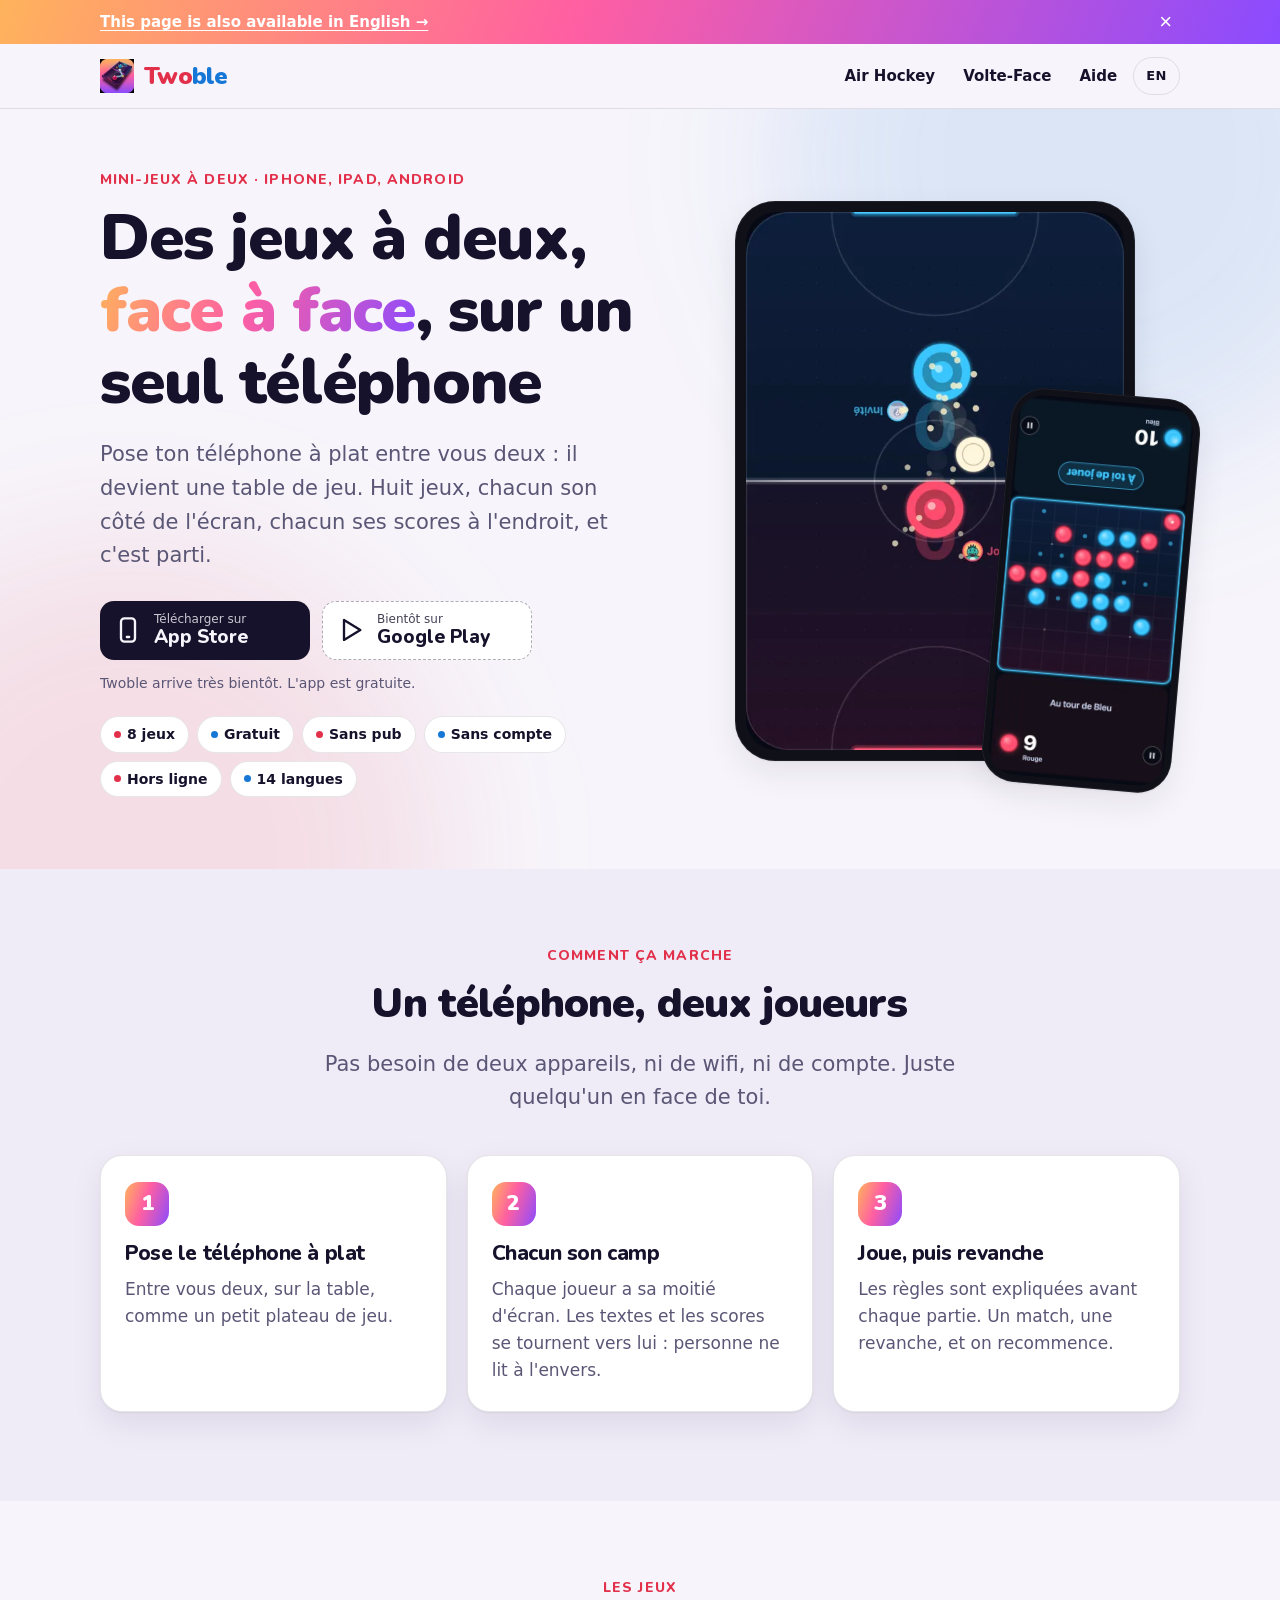
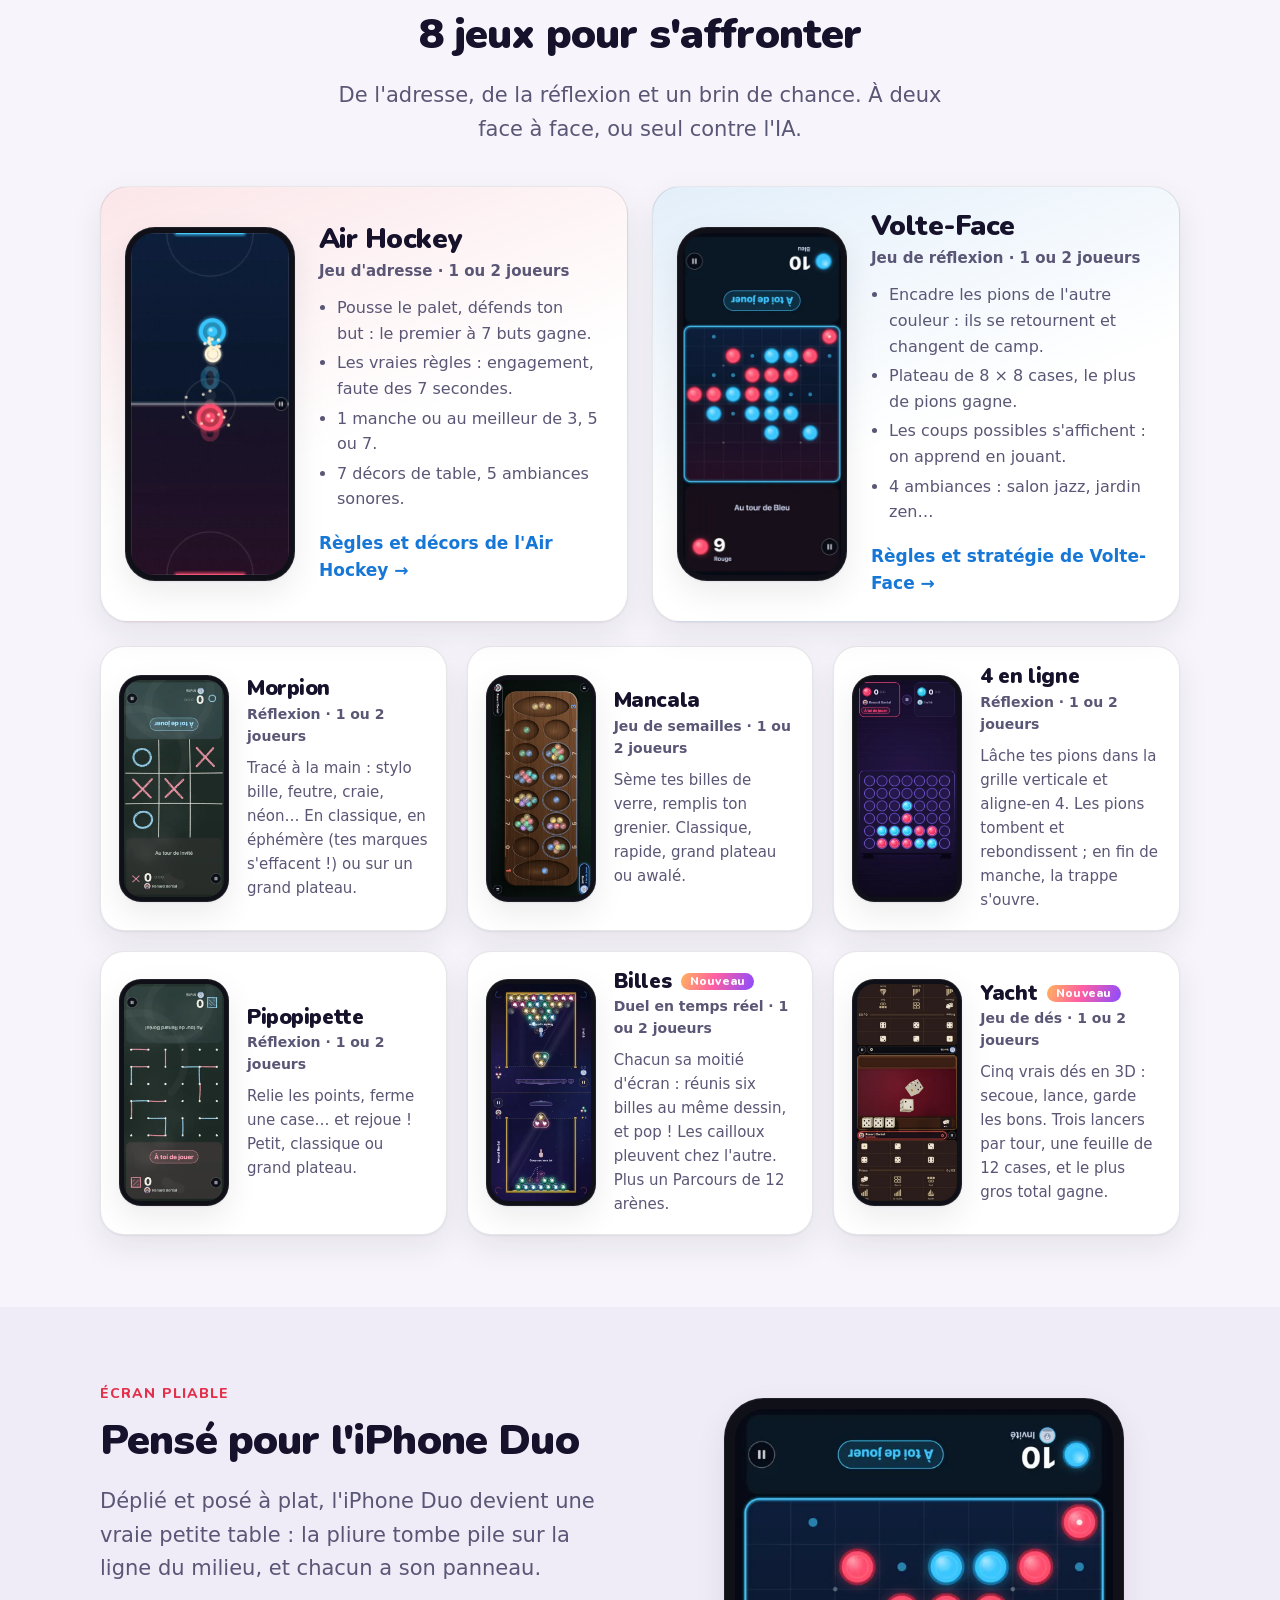
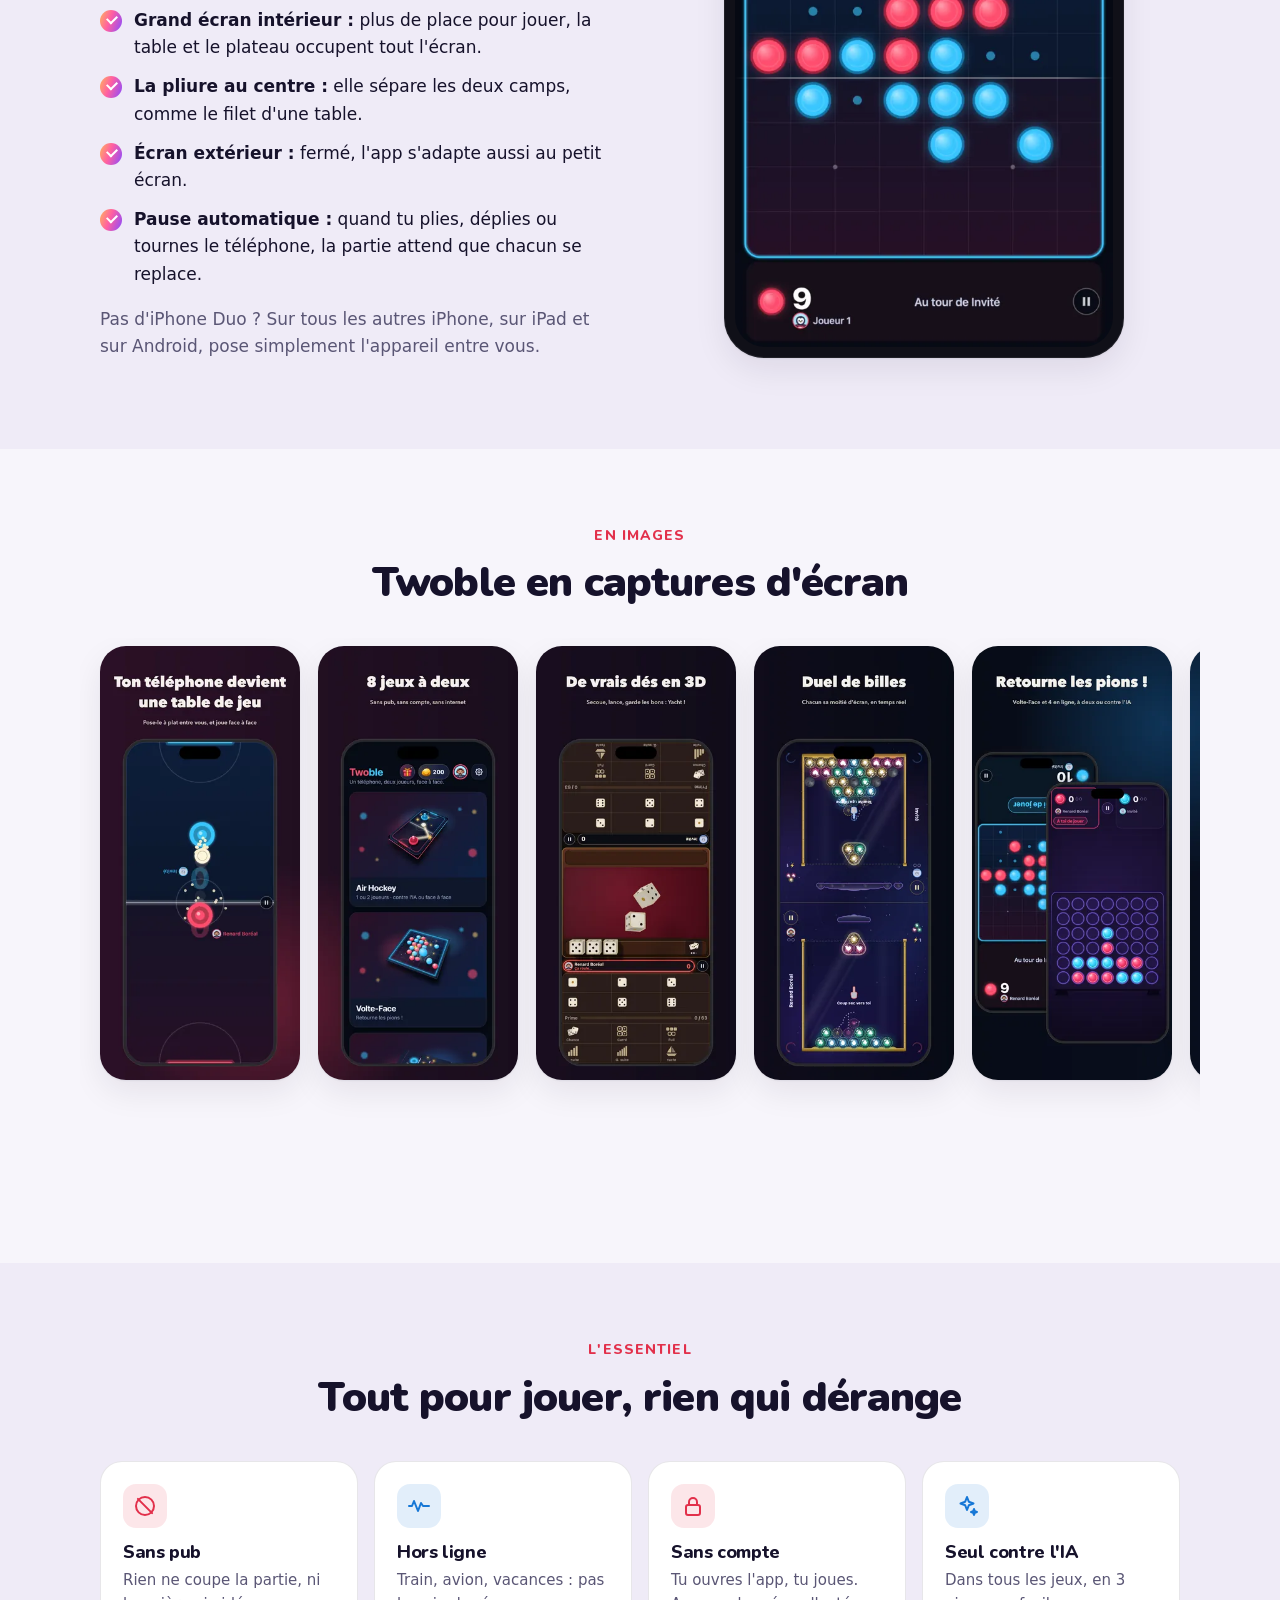
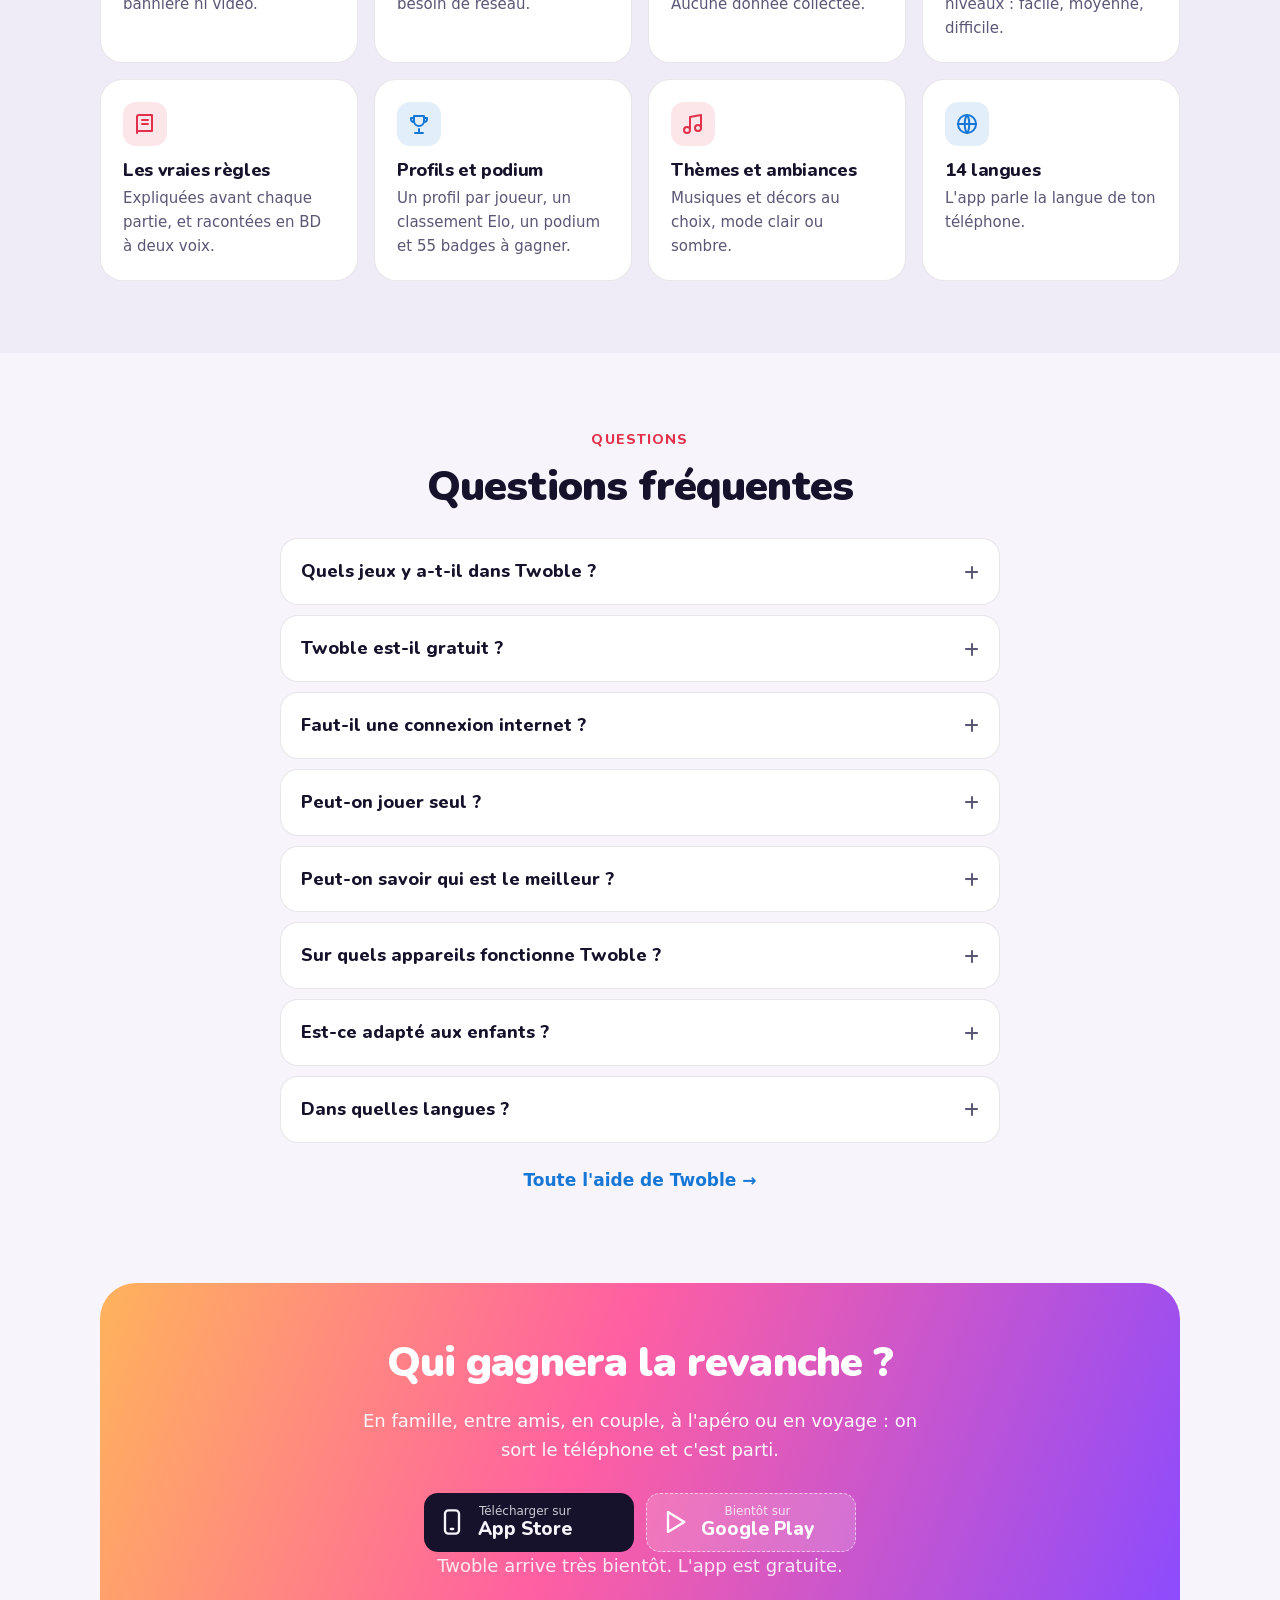
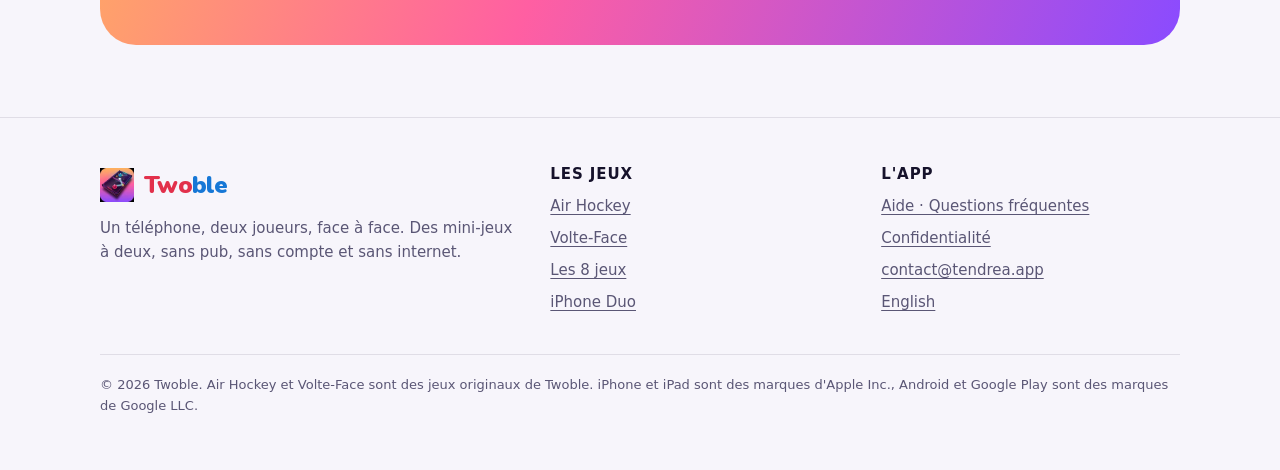
<file: index.html>
<!doctype html>
<html lang="fr">
<head>
<meta charset="utf-8">
<meta name="viewport" content="width=device-width, initial-scale=1, viewport-fit=cover">
<title>Twoble : jeux à 2 joueurs sur un seul téléphone, face à face</title>
<meta name="description" content="Ton téléphone devient une table de jeu : 8 jeux à deux, face à face ou contre l'IA. Air hockey, Volte-Face, Yacht, billes… Gratuit, sans pub, hors ligne.">
<link rel="canonical" href="https://me.bseb.it/twoble/">
<link rel="alternate" hreflang="fr" href="https://me.bseb.it/twoble/">
<link rel="alternate" hreflang="en" href="https://me.bseb.it/twoble/en/">
<link rel="alternate" hreflang="x-default" href="https://me.bseb.it/twoble/en/">
<meta name="robots" content="index, follow, max-image-preview:large">
<meta name="theme-color" content="#f7f5fb" media="(prefers-color-scheme: light)">
<meta name="theme-color" content="#090c1a" media="(prefers-color-scheme: dark)">
<meta name="color-scheme" content="light dark">
<meta name="apple-itunes-app" content="app-id=6828599340">
<meta property="og:type" content="website">
<meta property="og:site_name" content="Twoble">
<meta property="og:title" content="Twoble : jeux à 2 joueurs sur un seul téléphone, face à face">
<meta property="og:description" content="Ton téléphone devient une table de jeu : 8 jeux à deux, face à face ou contre l'IA. Air hockey, Volte-Face, Yacht, billes… Gratuit, sans pub, hors ligne.">
<meta property="og:url" content="https://me.bseb.it/twoble/">
<meta property="og:image" content="https://me.bseb.it/twoble/assets/img/og-fr.jpg">
<meta property="og:image:width" content="1200">
<meta property="og:image:height" content="630">
<meta property="og:image:alt" content="Twoble : jeux à deux, face à face, sur un seul téléphone">
<meta property="og:locale" content="fr_FR">
<meta property="og:locale:alternate" content="en_US">
<meta name="twitter:card" content="summary_large_image">
<link rel="icon" type="image/png" sizes="32x32" href="favicon.png">
<link rel="icon" type="image/png" sizes="48x48" href="favicon-48.png">
<link rel="apple-touch-icon" href="apple-touch-icon.png">
<link rel="preload" href="assets/fonts/nunito-latin.woff2" as="font" type="font/woff2" crossorigin>
<link rel="stylesheet" href="assets/site.css?v=2026-11-02">
<script type="application/ld+json">{"@context":"https://schema.org","@graph":[{"@type":"WebSite","@id":"https://me.bseb.it/twoble/#website","name":"Twoble","url":"https://me.bseb.it/twoble/","inLanguage":["fr","en"]},{"@type":"WebPage","@id":"https://me.bseb.it/twoble/#webpage","url":"https://me.bseb.it/twoble/","name":"Twoble : jeux à 2 joueurs sur un seul téléphone, face à face","description":"Ton téléphone devient une table de jeu : 8 jeux à deux, face à face ou contre l'IA. Air hockey, Volte-Face, Yacht, billes… Gratuit, sans pub, hors ligne.","inLanguage":"fr","isPartOf":{"@id":"https://me.bseb.it/twoble/#website"},"primaryImageOfPage":"https://me.bseb.it/twoble/assets/img/og-fr.jpg","dateModified":"2026-11-02"},{"@type":"MobileApplication","@id":"https://me.bseb.it/twoble/#app","name":"Twoble","alternateName":"Twoble : Je te plie","description":"Ton téléphone devient une table de jeu : 8 jeux à deux, face à face ou contre l'IA. Air hockey, Volte-Face, Yacht, billes… Gratuit, sans pub, hors ligne.","url":"https://me.bseb.it/twoble/","image":"https://me.bseb.it/twoble/assets/img/og-fr.jpg","screenshot":["https://me.bseb.it/twoble/assets/img/fr-store-01-table-640.webp","https://me.bseb.it/twoble/assets/img/fr-store-02-huit-jeux-640.webp","https://me.bseb.it/twoble/assets/img/fr-store-03-yacht-640.webp","https://me.bseb.it/twoble/assets/img/fr-store-04-billes-640.webp","https://me.bseb.it/twoble/assets/img/fr-store-05-volte-face-640.webp","https://me.bseb.it/twoble/assets/img/fr-store-06-mancala-640.webp","https://me.bseb.it/twoble/assets/img/fr-store-07-traces-640.webp","https://me.bseb.it/twoble/assets/img/fr-store-08-profils-640.webp"],"applicationCategory":"GameApplication","applicationSubCategory":"Jeux de société, jeux à deux","operatingSystem":"iOS 15+, iPadOS 15+, Android 7+","inLanguage":["fr","fr-CA","en","es","pt-BR","de","it","nl","pl","tr","ja","ko","zh-Hans","zh-Hant"],"contentRating":"4+","isAccessibleForFree":true,"offers":{"@type":"Offer","price":"0","priceCurrency":"EUR"},"installUrl":["https://apps.apple.com/app/id6828599340"]},{"@type":"FAQPage","mainEntity":[{"@type":"Question","name":"Quels jeux y a-t-il dans Twoble ?","acceptedAnswer":{"@type":"Answer","text":"8 jeux à deux : Air Hockey, Volte-Face (le jeu de pions à retourner), Morpion, Mancala, 4 en ligne, Pipopipette, Billes (un duel de billes de verre en temps réel) et Yacht (le jeu de dés, avec cinq dés en 3D)."}},{"@type":"Question","name":"Twoble est-il gratuit ?","acceptedAnswer":{"@type":"Answer","text":"Oui. Twoble est gratuit et sans publicité. Aucun compte n'est demandé."}},{"@type":"Question","name":"Faut-il une connexion internet ?","acceptedAnswer":{"@type":"Answer","text":"Non. Les 8 jeux fonctionnent entièrement hors ligne : dans le train, en avion, en vacances ou au fond du jardin."}},{"@type":"Question","name":"Peut-on jouer seul ?","acceptedAnswer":{"@type":"Answer","text":"Oui. Tous les jeux se jouent aussi contre l'IA, avec trois niveaux : facile, moyenne et difficile."}},{"@type":"Question","name":"Peut-on savoir qui est le meilleur ?","acceptedAnswer":{"@type":"Answer","text":"Oui. Chaque joueur a son profil, un prénom et un avatar gardés sur le téléphone, sans compte. Twoble compte les victoires et les face-à-face, tient un classement Elo et un podium, et 55 badges sont à gagner en jouant. Les badges peuvent aussi devenir des succès Game Center (iPhone et iPad) ou Google Play Jeux (Android), si tu le veux."}},{"@type":"Question","name":"Sur quels appareils fonctionne Twoble ?","acceptedAnswer":{"@type":"Answer","text":"Sur iPhone et iPad (iOS 15 ou plus récent) et sur Android (Android 7 ou plus récent). L'app est optimisée pour l'iPhone Duo et les téléphones pliables."}},{"@type":"Question","name":"Est-ce adapté aux enfants ?","acceptedAnswer":{"@type":"Answer","text":"Oui. L'app est classée 4+, sans pub et sans collecte de données. Les règles sont expliquées simplement avant chaque partie, une BD à deux voix les raconte, et une aide peut montrer les bons coups."}},{"@type":"Question","name":"Dans quelles langues ?","acceptedAnswer":{"@type":"Answer","text":"En 14 langues : français (France et Canada), anglais, espagnol, portugais (Brésil), allemand, italien, néerlandais, polonais, turc, japonais, coréen, chinois simplifié et chinois traditionnel. L'app suit la langue du téléphone."}}]}]}</script>
</head>
<body>
<a class="skip" href="#main">Aller au contenu</a>
<div class="lang-hint" id="lang-hint" lang="en"><div class="wrap"><a href="en/" hreflang="en">This page is also available in English →</a><button type="button" aria-label="Fermer">×</button></div></div>
<header class="site-header">
  <div class="wrap">
    <a class="logo" href="./" aria-label="Accueil Twoble"><img src="assets/img/icon-96.webp" width="34" height="34" alt=""><span class="wordmark"><span>Two</span><span>ble</span></span></a>
    <nav class="nav" aria-label="Navigation principale">
      <a href="air-hockey.html">Air Hockey</a>
      <a href="volte-face.html">Volte-Face</a>
      <a class="hide-sm" href="support.html">Aide</a>
      <a class="lang" href="en/" hreflang="en" lang="en" title="English">EN</a>
    </nav>
  </div>
</header>
<main id="main">

<section class="hero">
  <div class="wrap">
    <div>
      <span class="eyebrow">Mini-jeux à deux · iPhone, iPad, Android</span>
      <h1>Des jeux à deux, <em>face à face</em>, sur un seul téléphone</h1>
      <p class="lead">Pose ton téléphone à plat entre vous deux : il devient une table de jeu. Huit jeux, chacun son côté de l'écran, chacun ses scores à l'endroit, et c'est parti.</p>
      <div class="stores"><a class="store" href="https://apps.apple.com/app/id6828599340"><svg viewBox="0 0 24 24" fill="none" stroke="currentColor" stroke-width="2" stroke-linecap="round" stroke-linejoin="round" aria-hidden="true"><rect x="6" y="2" width="12" height="20" rx="3"/><path d="M11 18h2"/></svg><span><small>Télécharger sur</small><strong>App Store</strong></span></a><span class="store soon"><svg viewBox="0 0 24 24" fill="none" stroke="currentColor" stroke-width="2" stroke-linecap="round" stroke-linejoin="round" aria-hidden="true"><path d="M6 3.5v17l14-8.5z"/></svg><span><small>Bientôt sur</small><strong>Google Play</strong></span></span></div><p class="store-note">Twoble arrive très bientôt. L'app est gratuite.</p>
      <ul class="chips" aria-label="En bref">
        <li>8 jeux</li><li>Gratuit</li><li>Sans pub</li><li>Sans compte</li><li>Hors ligne</li><li>14 langues</li>
      </ul>
    </div>
    <div class="devices">
      <div class="duo"><img src="assets/img/fr-duo-02-air-hockey-560.webp" srcset="assets/img/fr-duo-02-air-hockey-560.webp 560w, assets/img/fr-duo-02-air-hockey-1120.webp 1120w" sizes="(max-width: 900px) 78vw, 400px" width="560" height="796" alt="Partie d'air hockey sur un iPhone Duo déplié : le maillet rouge en bas, le bleu en haut, la pliure au milieu de la table" fetchpriority="high" decoding="async"></div>
      <div class="phone "><img src="assets/img/fr-vf-play-dark-360.webp" srcset="assets/img/fr-vf-play-dark-360.webp 360w, assets/img/fr-vf-play-dark-720.webp 720w" sizes="190px" width="360" height="780" alt="Partie de Volte-Face en cours sur un téléphone : pions rouges et bleus sur un plateau de 8 × 8 cases" fetchpriority="high" decoding="async"></div>
    </div>
  </div>
</section>

<section class="band" id="comment-jouer">
  <div class="wrap center">
    <span class="eyebrow">Comment ça marche</span>
    <h2>Un téléphone, deux joueurs</h2>
    <p class="lead">Pas besoin de deux appareils, ni de wifi, ni de compte. Juste quelqu'un en face de toi.</p>
    <ol class="steps" style="text-align:left">
      <li><h3>Pose le téléphone à plat</h3><p>Entre vous deux, sur la table, comme un petit plateau de jeu.</p></li>
      <li><h3>Chacun son camp</h3><p>Chaque joueur a sa moitié d'écran. Les textes et les scores se tournent vers lui : personne ne lit à l'envers.</p></li>
      <li><h3>Joue, puis revanche</h3><p>Les règles sont expliquées avant chaque partie. Un match, une revanche, et on recommence.</p></li>
    </ol>
  </div>
</section>

<section id="jeux">
  <div class="wrap">
    <div class="center">
      <span class="eyebrow">Les jeux</span>
      <h2>8 jeux pour s'affronter</h2>
      <p class="lead">De l'adresse, de la réflexion et un brin de chance. À deux face à face, ou seul contre l'IA.</p>
    </div>
    <div class="games">
      <article class="game red">
        <div class="phone "><img src="assets/img/ah-neon-360.webp" srcset="assets/img/ah-neon-360.webp 360w, assets/img/ah-neon-720.webp 720w" sizes="170px" width="360" height="780" alt="Table d'air hockey au décor Néon, en pleine partie" loading="lazy" decoding="async"></div>
        <div>
          <h3>Air Hockey</h3>
          <p class="tag">Jeu d'adresse · 1 ou 2 joueurs</p>
          <ul>
            <li>Pousse le palet, défends ton but : le premier à 7 buts gagne.</li>
            <li>Les vraies règles : engagement, faute des 7 secondes.</li>
            <li>1 manche ou au meilleur de 3, 5 ou 7.</li>
            <li>7 décors de table, 5 ambiances sonores.</li>
          </ul>
          <a class="more" href="air-hockey.html">Règles et décors de l'Air Hockey</a>
        </div>
      </article>
      <article class="game blue">
        <div class="phone "><img src="assets/img/fr-vf-play-dark-360.webp" srcset="assets/img/fr-vf-play-dark-360.webp 360w, assets/img/fr-vf-play-dark-720.webp 720w" sizes="170px" width="360" height="780" alt="Plateau de Volte-Face en milieu de partie" loading="lazy" decoding="async"></div>
        <div>
          <h3>Volte-Face</h3>
          <p class="tag">Jeu de réflexion · 1 ou 2 joueurs</p>
          <ul>
            <li>Encadre les pions de l'autre couleur : ils se retournent et changent de camp.</li>
            <li>Plateau de 8 × 8 cases, le plus de pions gagne.</li>
            <li>Les coups possibles s'affichent : on apprend en jouant.</li>
            <li>4 ambiances : salon jazz, jardin zen…</li>
          </ul>
          <a class="more" href="volte-face.html">Règles et stratégie de Volte-Face</a>
        </div>
      </article>
    </div>
    <div class="minis">
      <article class="mini">
        <div class="phone "><img src="assets/img/fr-game-morpion-360.webp" srcset="assets/img/fr-game-morpion-360.webp 360w, assets/img/fr-game-morpion-720.webp 720w" sizes="110px" width="360" height="780" alt="Partie de morpion tracée à la craie : croix et ronds sur la grille" loading="lazy" decoding="async"></div>
        <div>
          <h3>Morpion</h3>
          <p class="tag">Réflexion · 1 ou 2 joueurs</p>
          <p>Tracé à la main : stylo bille, feutre, craie, néon… En classique, en éphémère (tes marques s'effacent !) ou sur un grand plateau.</p>
        </div>
      </article>
      <article class="mini">
        <div class="phone "><img src="assets/img/fr-game-mancala-360.webp" srcset="assets/img/fr-game-mancala-360.webp 360w, assets/img/fr-game-mancala-720.webp 720w" sizes="110px" width="360" height="780" alt="Plateau de mancala en bois et ses billes de verre, en milieu de partie" loading="lazy" decoding="async"></div>
        <div>
          <h3>Mancala</h3>
          <p class="tag">Jeu de semailles · 1 ou 2 joueurs</p>
          <p>Sème tes billes de verre, remplis ton grenier. Classique, rapide, grand plateau ou awalé.</p>
        </div>
      </article>
      <article class="mini">
        <div class="phone "><img src="assets/img/fr-game-quatre-en-ligne-360.webp" srcset="assets/img/fr-game-quatre-en-ligne-360.webp 360w, assets/img/fr-game-quatre-en-ligne-720.webp 720w" sizes="110px" width="360" height="780" alt="Grille de 4 en ligne avec des pions rouges et bleus" loading="lazy" decoding="async"></div>
        <div>
          <h3>4 en ligne</h3>
          <p class="tag">Réflexion · 1 ou 2 joueurs</p>
          <p>Lâche tes pions dans la grille verticale et aligne-en 4. Les pions tombent et rebondissent ; en fin de manche, la trappe s'ouvre.</p>
        </div>
      </article>
      <article class="mini">
        <div class="phone "><img src="assets/img/fr-game-pipopipette-360.webp" srcset="assets/img/fr-game-pipopipette-360.webp 360w, assets/img/fr-game-pipopipette-720.webp 720w" sizes="110px" width="360" height="780" alt="Partie de pipopipette tracée à la craie : des traits rouges et bleus entre les points" loading="lazy" decoding="async"></div>
        <div>
          <h3>Pipopipette</h3>
          <p class="tag">Réflexion · 1 ou 2 joueurs</p>
          <p>Relie les points, ferme une case… et rejoue ! Petit, classique ou grand plateau.</p>
        </div>
      </article>
      <article class="mini">
        <div class="phone "><img src="assets/img/fr-game-billes-360.webp" srcset="assets/img/fr-game-billes-360.webp 360w, assets/img/fr-game-billes-720.webp 720w" sizes="110px" width="360" height="780" alt="Duel de Billes : un bocal de billes de verre pour chaque joueur, un de chaque côté de l'écran" loading="lazy" decoding="async"></div>
        <div>
          <h3>Billes <span class="new">Nouveau</span></h3>
          <p class="tag">Duel en temps réel · 1 ou 2 joueurs</p>
          <p>Chacun sa moitié d'écran : réunis six billes au même dessin, et pop ! Les cailloux pleuvent chez l'autre. Plus un Parcours de 12 arènes.</p>
        </div>
      </article>
      <article class="mini">
        <div class="phone "><img src="assets/img/fr-game-yacht-360.webp" srcset="assets/img/fr-game-yacht-360.webp 360w, assets/img/fr-game-yacht-720.webp 720w" sizes="110px" width="360" height="780" alt="Partie de Yacht : les dés en 3D roulent sur la piste, entre les feuilles de score des deux joueurs" loading="lazy" decoding="async"></div>
        <div>
          <h3>Yacht <span class="new">Nouveau</span></h3>
          <p class="tag">Jeu de dés · 1 ou 2 joueurs</p>
          <p>Cinq vrais dés en 3D : secoue, lance, garde les bons. Trois lancers par tour, une feuille de 12 cases, et le plus gros total gagne.</p>
        </div>
      </article>
    </div>
  </div>
</section>

<section class="band" id="iphone-duo">
  <div class="wrap split">
    <div>
      <span class="eyebrow">Écran pliable</span>
      <h2>Pensé pour l'iPhone Duo</h2>
      <p class="lead">Déplié et posé à plat, l'iPhone Duo devient une vraie petite table : la pliure tombe pile sur la ligne du milieu, et chacun a son panneau.</p>
      <ul class="checks">
        <li><b>Grand écran intérieur :</b> plus de place pour jouer, la table et le plateau occupent tout l'écran.</li>
        <li><b>La pliure au centre :</b> elle sépare les deux camps, comme le filet d'une table.</li>
        <li><b>Écran extérieur :</b> fermé, l'app s'adapte aussi au petit écran.</li>
        <li><b>Pause automatique :</b> quand tu plies, déplies ou tournes le téléphone, la partie attend que chacun se replace.</li>
      </ul>
      <p class="muted" style="margin-top:18px">Pas d'iPhone Duo ? Sur tous les autres iPhone, sur iPad et sur Android, pose simplement l'appareil entre vous.</p>
    </div>
    <div class="pair" style="align-items:center">
      <div class="duo"><img src="assets/img/fr-duo-03-volte-face-560.webp" srcset="assets/img/fr-duo-03-volte-face-560.webp 560w, assets/img/fr-duo-03-volte-face-1120.webp 1120w" sizes="(max-width: 900px) 70vw, 400px" width="560" height="796" alt="Volte-Face sur l'écran intérieur de l'iPhone Duo : un panneau par joueur" loading="lazy" decoding="async"></div>
    </div>
  </div>
</section>

<section id="captures">
  <div class="wrap center">
    <span class="eyebrow">En images</span>
    <h2>Twoble en captures d'écran</h2>
  </div>
  <div class="gallery" tabindex="0" aria-label="Captures d'écran de Twoble">
    <figure><img src="assets/img/fr-store-01-table-320.webp" srcset="assets/img/fr-store-01-table-320.webp 320w, assets/img/fr-store-01-table-640.webp 640w" sizes="240px" width="320" height="694" alt="Ton téléphone devient une table de jeu : pose-le à plat entre vous, et joue face à face (partie d'air hockey)" loading="lazy" decoding="async"></figure>
    <figure><img src="assets/img/fr-store-02-huit-jeux-320.webp" srcset="assets/img/fr-store-02-huit-jeux-320.webp 320w, assets/img/fr-store-02-huit-jeux-640.webp 640w" sizes="240px" width="320" height="694" alt="8 jeux à deux, sans pub, sans compte, sans internet" loading="lazy" decoding="async"></figure>
    <figure><img src="assets/img/fr-store-03-yacht-320.webp" srcset="assets/img/fr-store-03-yacht-320.webp 320w, assets/img/fr-store-03-yacht-640.webp 640w" sizes="240px" width="320" height="694" alt="De vrais dés en 3D : secoue, lance, garde les bons, au Yacht" loading="lazy" decoding="async"></figure>
    <figure><img src="assets/img/fr-store-04-billes-320.webp" srcset="assets/img/fr-store-04-billes-320.webp 320w, assets/img/fr-store-04-billes-640.webp 640w" sizes="240px" width="320" height="694" alt="Duel de billes : chacun sa moitié d'écran, en temps réel" loading="lazy" decoding="async"></figure>
    <figure><img src="assets/img/fr-store-05-volte-face-320.webp" srcset="assets/img/fr-store-05-volte-face-320.webp 320w, assets/img/fr-store-05-volte-face-640.webp 640w" sizes="240px" width="320" height="694" alt="Retourne les pions : Volte-Face et 4 en ligne, à deux ou contre l'IA" loading="lazy" decoding="async"></figure>
    <figure><img src="assets/img/fr-store-06-mancala-320.webp" srcset="assets/img/fr-store-06-mancala-320.webp 320w, assets/img/fr-store-06-mancala-640.webp 640w" sizes="240px" width="320" height="694" alt="De vraies billes de verre : sème tes billes et remplis ton grenier au Mancala" loading="lazy" decoding="async"></figure>
    <figure><img src="assets/img/fr-store-07-traces-320.webp" srcset="assets/img/fr-store-07-traces-320.webp 320w, assets/img/fr-store-07-traces-640.webp 640w" sizes="240px" width="320" height="694" alt="Tracés à la main : morpion et pipopipette, comme sur papier" loading="lazy" decoding="async"></figure>
    <figure><img src="assets/img/fr-store-08-profils-320.webp" srcset="assets/img/fr-store-08-profils-320.webp 320w, assets/img/fr-store-08-profils-640.webp 640w" sizes="240px" width="320" height="694" alt="Qui est le meilleur ? Profils, podium et badges à gagner" loading="lazy" decoding="async"></figure>
    <figure><div class="phone "><img src="assets/img/fr-hub-light-360.webp" srcset="assets/img/fr-hub-light-360.webp 360w, assets/img/fr-hub-light-720.webp 720w" sizes="240px" width="360" height="780" alt="L'accueil de Twoble en mode clair" loading="lazy" decoding="async"></div></figure>
  </div>
</section>

<section class="band">
  <div class="wrap">
    <div class="center">
      <span class="eyebrow">L'essentiel</span>
      <h2>Tout pour jouer, rien qui dérange</h2>
    </div>
    <div class="features">
      <div class="feature"><div class="ico"><svg viewBox="0 0 24 24" fill="none" stroke="currentColor" stroke-width="2" stroke-linecap="round" stroke-linejoin="round" aria-hidden="true"><path d="M4.9 4.9l14.2 14.2"/><circle cx="12" cy="12" r="9"/></svg></div><h3>Sans pub</h3><p>Rien ne coupe la partie, ni bannière ni vidéo.</p></div>
      <div class="feature"><div class="ico"><svg viewBox="0 0 24 24" fill="none" stroke="currentColor" stroke-width="2" stroke-linecap="round" stroke-linejoin="round" aria-hidden="true"><path d="M2 12h3l2-5 4 10 3-8 2 3h6"/></svg></div><h3>Hors ligne</h3><p>Train, avion, vacances : pas besoin de réseau.</p></div>
      <div class="feature"><div class="ico"><svg viewBox="0 0 24 24" fill="none" stroke="currentColor" stroke-width="2" stroke-linecap="round" stroke-linejoin="round" aria-hidden="true"><rect x="5" y="11" width="14" height="10" rx="2"/><path d="M8 11V8a4 4 0 0 1 8 0v3"/></svg></div><h3>Sans compte</h3><p>Tu ouvres l'app, tu joues. Aucune donnée collectée.</p></div>
      <div class="feature"><div class="ico"><svg viewBox="0 0 24 24" fill="none" stroke="currentColor" stroke-width="2" stroke-linecap="round" stroke-linejoin="round" aria-hidden="true"><path d="M12 3l1.8 4.7L18.5 9.5l-4.7 1.8L12 16l-1.8-4.7L5.5 9.5l4.7-1.8z"/><path d="M19 15l.8 2.2L22 18l-2.2.8L19 21l-.8-2.2L16 18l2.2-.8z"/></svg></div><h3>Seul contre l'IA</h3><p>Dans tous les jeux, en 3 niveaux : facile, moyenne, difficile.</p></div>
      <div class="feature"><div class="ico"><svg viewBox="0 0 24 24" fill="none" stroke="currentColor" stroke-width="2" stroke-linecap="round" stroke-linejoin="round" aria-hidden="true"><path d="M4 5a2 2 0 0 1 2-2h13v16H6a2 2 0 0 0-2 2z"/><path d="M4 19V5M9 8h6M9 12h6"/></svg></div><h3>Les vraies règles</h3><p>Expliquées avant chaque partie, et racontées en BD à deux voix.</p></div>
      <div class="feature"><div class="ico"><svg viewBox="0 0 24 24" fill="none" stroke="currentColor" stroke-width="2" stroke-linecap="round" stroke-linejoin="round" aria-hidden="true"><path d="M8 21h8M12 17v4M7 4h10v5a5 5 0 0 1-10 0z"/><path d="M17 6h3v1a3 3 0 0 1-3 3M7 6H4v1a3 3 0 0 0 3 3"/></svg></div><h3>Profils et podium</h3><p>Un profil par joueur, un classement Elo, un podium et 55 badges à gagner.</p></div>
      <div class="feature"><div class="ico"><svg viewBox="0 0 24 24" fill="none" stroke="currentColor" stroke-width="2" stroke-linecap="round" stroke-linejoin="round" aria-hidden="true"><path d="M9 18V5l11-2v13"/><circle cx="6" cy="18" r="3"/><circle cx="17" cy="16" r="3"/></svg></div><h3>Thèmes et ambiances</h3><p>Musiques et décors au choix, mode clair ou sombre.</p></div>
      <div class="feature"><div class="ico"><svg viewBox="0 0 24 24" fill="none" stroke="currentColor" stroke-width="2" stroke-linecap="round" stroke-linejoin="round" aria-hidden="true"><circle cx="12" cy="12" r="9"/><path d="M3 12h18M12 3c3 3.5 3 14.5 0 18M12 3c-3 3.5-3 14.5 0 18"/></svg></div><h3>14 langues</h3><p>L'app parle la langue de ton téléphone.</p></div>
    </div>
  </div>
</section>

<section id="faq">
  <div class="wrap narrow">
    <div class="center">
      <span class="eyebrow">Questions</span>
      <h2>Questions fréquentes</h2>
    </div>
    <div class="faq"><details><summary>Quels jeux y a-t-il dans Twoble ?</summary><div><p>8 jeux à deux : Air Hockey, Volte-Face (le jeu de pions à retourner), Morpion, Mancala, 4 en ligne, Pipopipette, Billes (un duel de billes de verre en temps réel) et Yacht (le jeu de dés, avec cinq dés en 3D).</p></div></details><details><summary>Twoble est-il gratuit ?</summary><div><p>Oui. Twoble est gratuit et sans publicité. Aucun compte n'est demandé.</p></div></details><details><summary>Faut-il une connexion internet ?</summary><div><p>Non. Les 8 jeux fonctionnent entièrement hors ligne : dans le train, en avion, en vacances ou au fond du jardin.</p></div></details><details><summary>Peut-on jouer seul ?</summary><div><p>Oui. Tous les jeux se jouent aussi contre l'IA, avec trois niveaux : facile, moyenne et difficile.</p></div></details><details><summary>Peut-on savoir qui est le meilleur ?</summary><div><p>Oui. Chaque joueur a son profil, un prénom et un avatar gardés sur le téléphone, sans compte. Twoble compte les victoires et les face-à-face, tient un classement Elo et un podium, et 55 badges sont à gagner en jouant. Les badges peuvent aussi devenir des succès Game Center (iPhone et iPad) ou Google Play Jeux (Android), si tu le veux.</p></div></details><details><summary>Sur quels appareils fonctionne Twoble ?</summary><div><p>Sur iPhone et iPad (iOS 15 ou plus récent) et sur Android (Android 7 ou plus récent). L'app est optimisée pour l'iPhone Duo et les téléphones pliables.</p></div></details><details><summary>Est-ce adapté aux enfants ?</summary><div><p>Oui. L'app est classée 4+, sans pub et sans collecte de données. Les règles sont expliquées simplement avant chaque partie, une BD à deux voix les raconte, et une aide peut montrer les bons coups.</p></div></details><details><summary>Dans quelles langues ?</summary><div><p>En 14 langues : français (France et Canada), anglais, espagnol, portugais (Brésil), allemand, italien, néerlandais, polonais, turc, japonais, coréen, chinois simplifié et chinois traditionnel. L'app suit la langue du téléphone.</p></div></details></div>
    <p class="center" style="margin-top:24px"><a class="more" href="support.html">Toute l'aide de Twoble</a></p>
  </div>
</section>

<section style="padding-top:0">
  <div class="wrap">
    <div class="cta">
      <h2>Qui gagnera la revanche ?</h2>
      <p>En famille, entre amis, en couple, à l'apéro ou en voyage : on sort le téléphone et c'est parti.</p>
      <div class="stores"><a class="store" href="https://apps.apple.com/app/id6828599340"><svg viewBox="0 0 24 24" fill="none" stroke="currentColor" stroke-width="2" stroke-linecap="round" stroke-linejoin="round" aria-hidden="true"><rect x="6" y="2" width="12" height="20" rx="3"/><path d="M11 18h2"/></svg><span><small>Télécharger sur</small><strong>App Store</strong></span></a><span class="store soon"><svg viewBox="0 0 24 24" fill="none" stroke="currentColor" stroke-width="2" stroke-linecap="round" stroke-linejoin="round" aria-hidden="true"><path d="M6 3.5v17l14-8.5z"/></svg><span><small>Bientôt sur</small><strong>Google Play</strong></span></span></div><p class="store-note">Twoble arrive très bientôt. L'app est gratuite.</p>
    </div>
  </div>
</section>
</main>
<footer class="site-footer">
  <div class="wrap">
    <div class="about">
      <a class="logo" href="./" aria-label="Accueil Twoble"><img src="assets/img/icon-96.webp" width="34" height="34" alt="" loading="lazy"><span class="wordmark"><span>Two</span><span>ble</span></span></a>
      <p style="margin-top:12px">Un téléphone, deux joueurs, face à face. Des mini-jeux à deux, sans pub, sans compte et sans internet.</p>
    </div>
    <div>
      <h2>Les jeux</h2>
      <ul>
        <li><a href="air-hockey.html">Air Hockey</a></li>
        <li><a href="volte-face.html">Volte-Face</a></li>
        <li><a href="./#jeux">Les 8 jeux</a></li>
        <li><a href="./#iphone-duo">iPhone Duo</a></li>
      </ul>
    </div>
    <div>
      <h2>L'app</h2>
      <ul>
        <li><a href="support.html">Aide · Questions fréquentes</a></li>
        <li><a href="privacy.html">Confidentialité</a></li>
        <li><a href="mailto:contact@tendrea.app">contact@tendrea.app</a></li>
        <li><a href="en/" hreflang="en" lang="en">English</a></li>
      </ul>
    </div>
    <p class="legal">© 2026 Twoble. Air Hockey et Volte-Face sont des jeux originaux de Twoble. iPhone et iPad sont des marques d'Apple Inc., Android et Google Play sont des marques de Google LLC.</p>
  </div>
</footer>
<script>
(function () {
  var key = 'twoble-lang-hint', el = document.getElementById('lang-hint');
  try { if (localStorage.getItem(key)) return; } catch (e) {}
  var langs = navigator.languages && navigator.languages.length ? navigator.languages : [navigator.language || ''];
  var fr = function (l) { return String(l).toLowerCase().indexOf('fr') === 0; };
  var show = document.documentElement.lang === 'fr' ? !langs.some(fr) : fr(langs[0]);
  if (!show) return;
  el.className += ' show';
  el.querySelector('button').onclick = function () {
    el.className = 'lang-hint';
    try { localStorage.setItem(key, '1'); } catch (e) {}
  };
})();
</script>
</body>
</html>
</file>
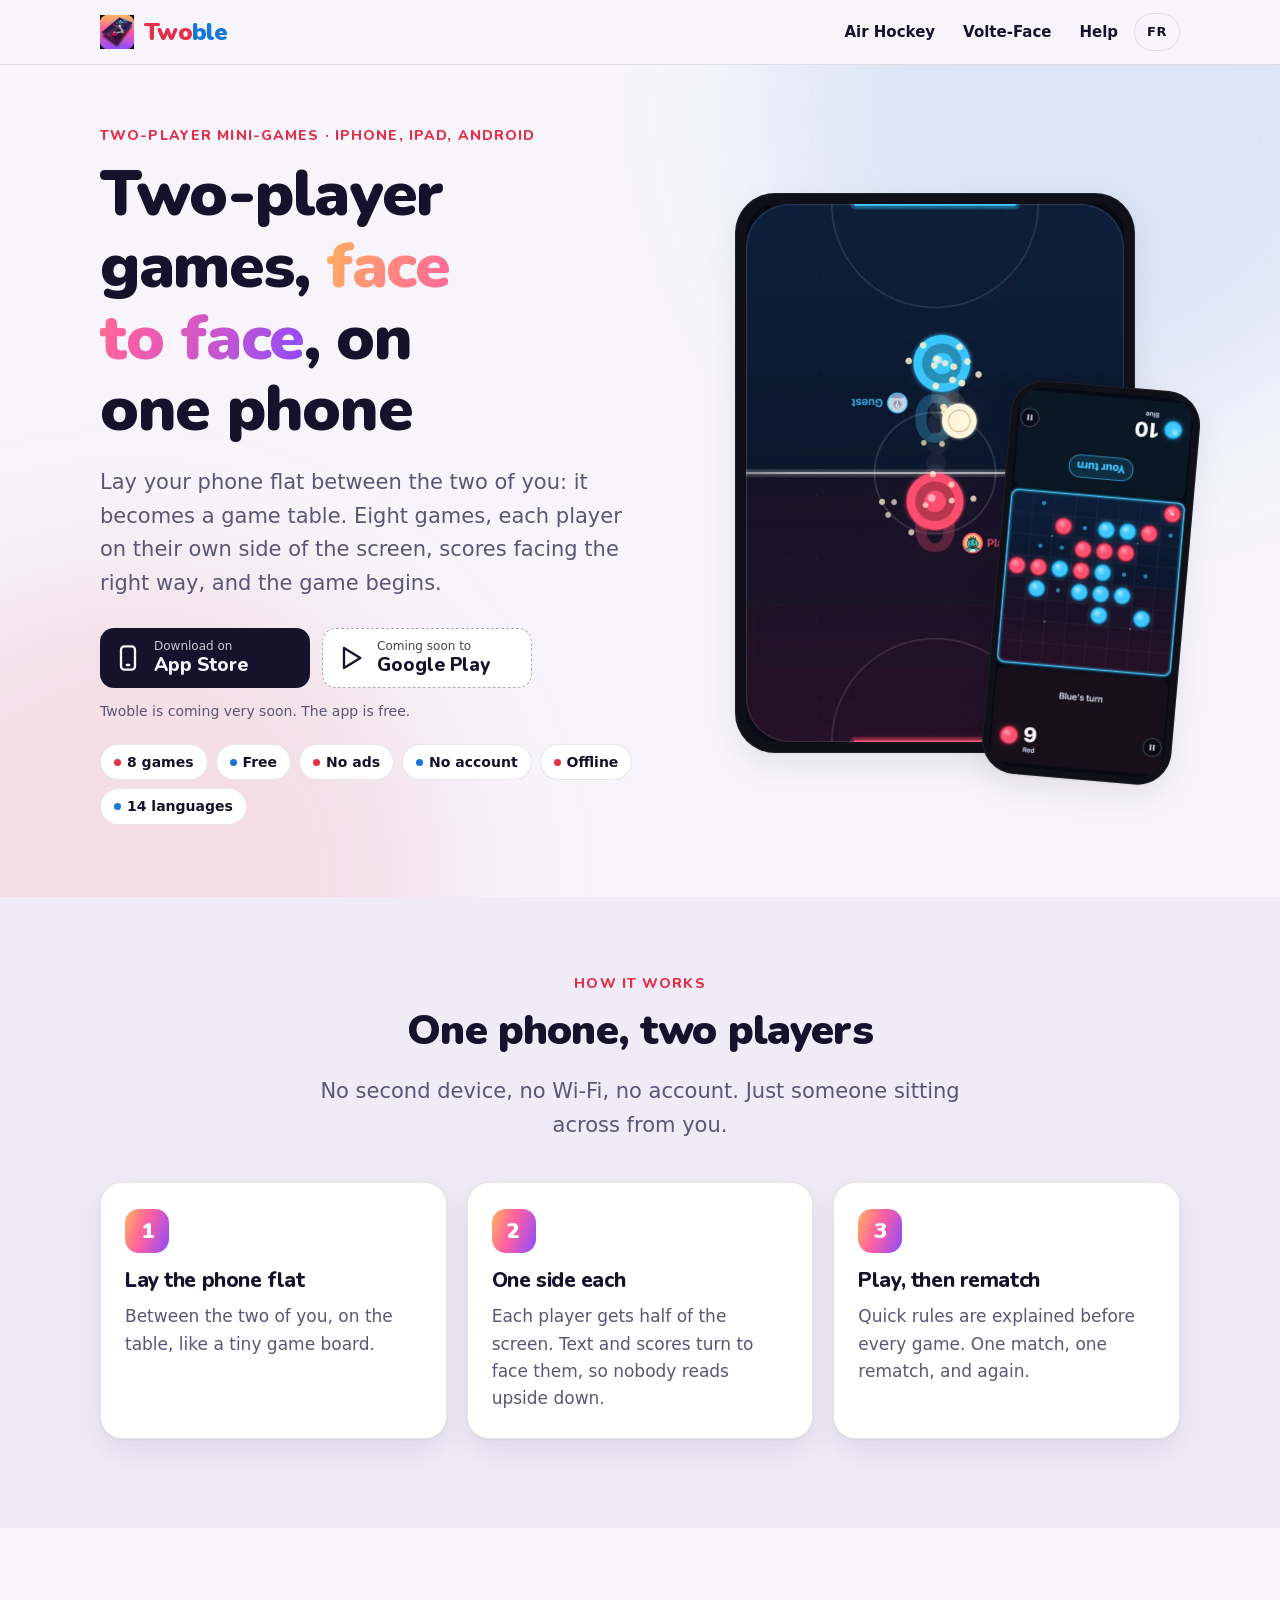
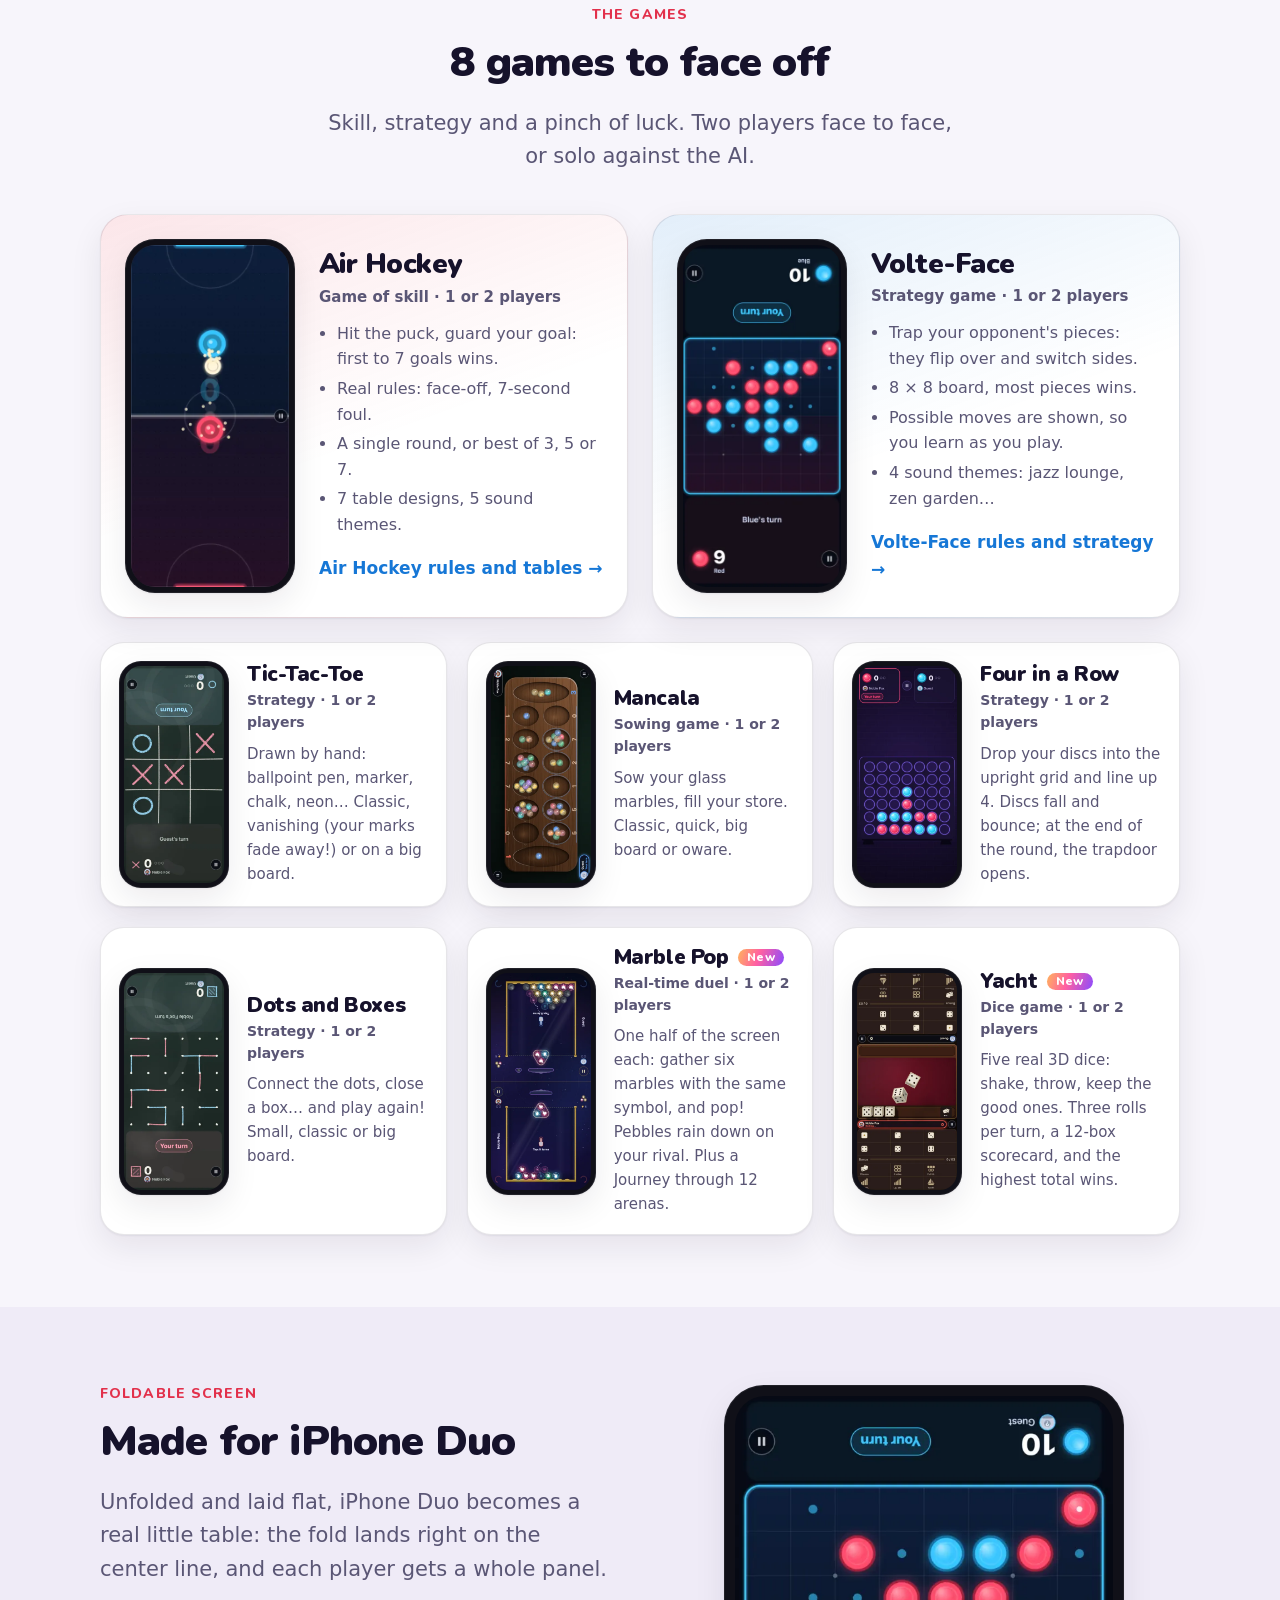
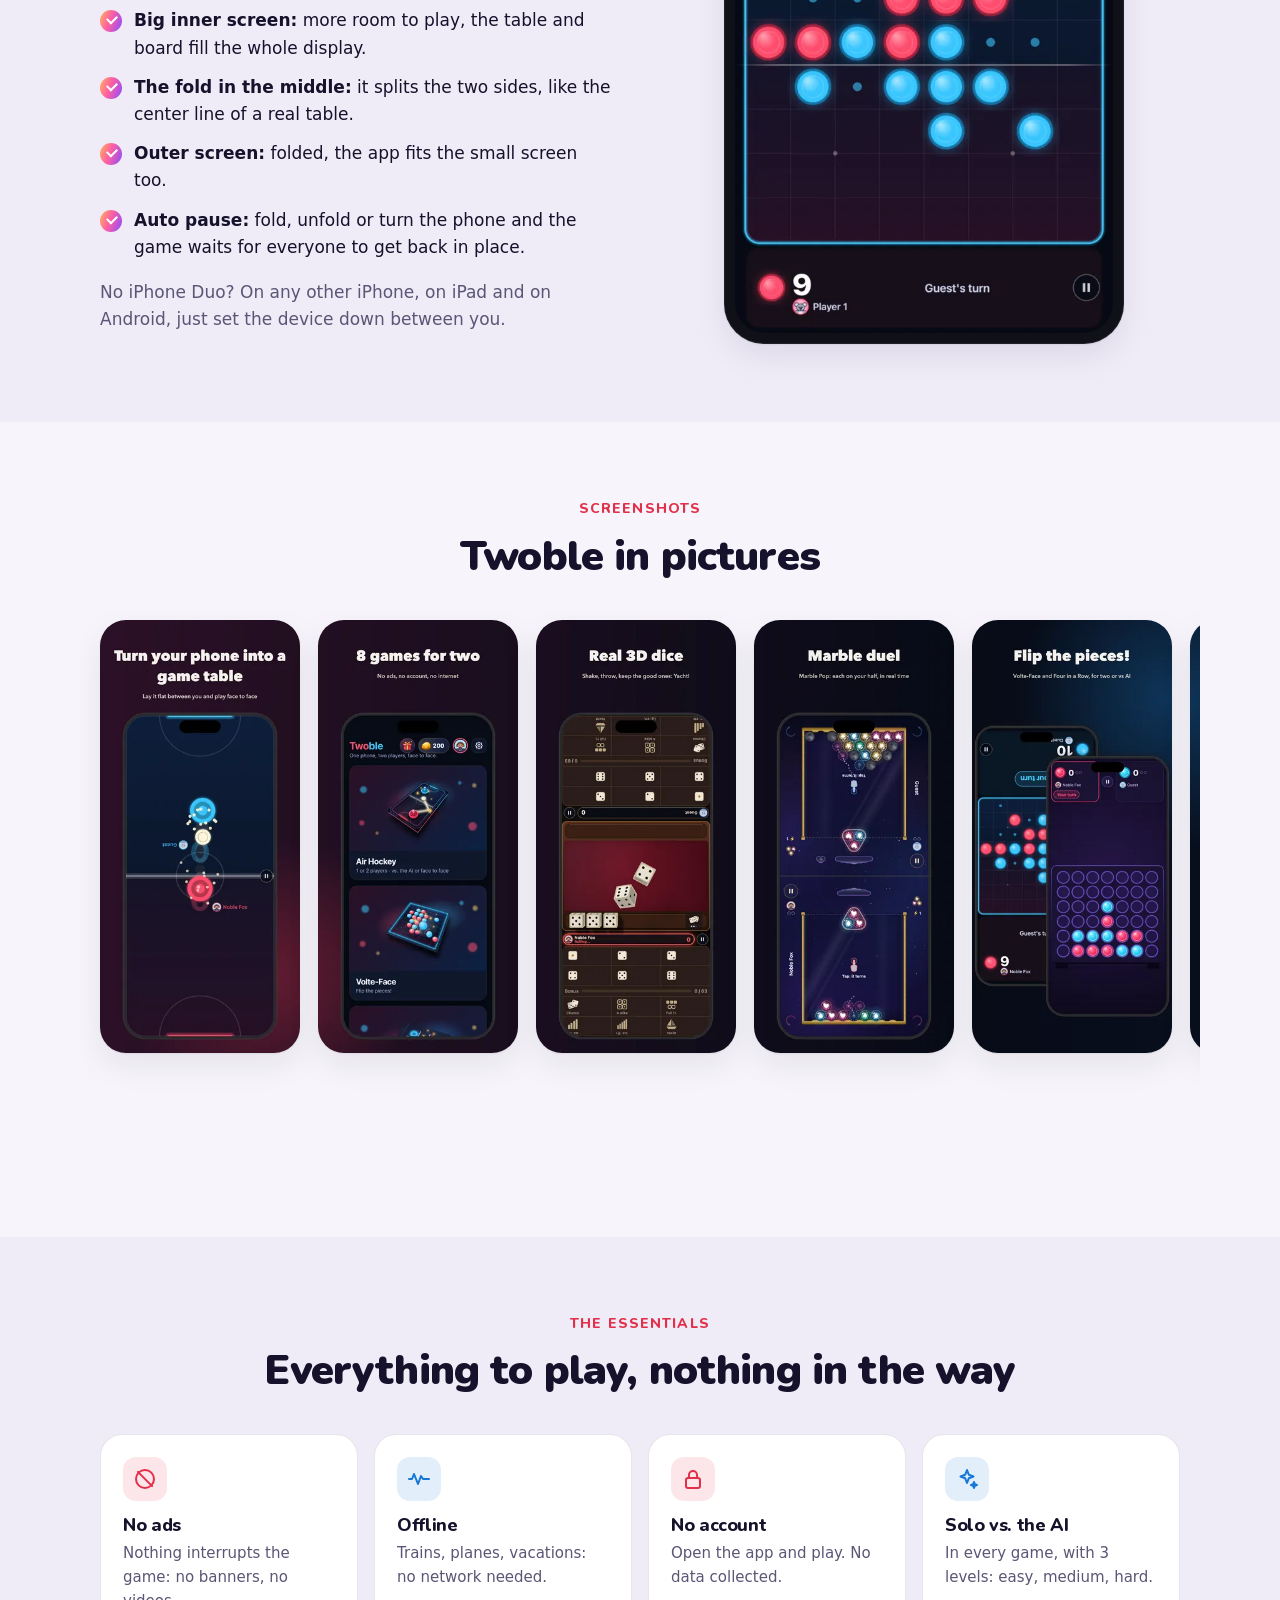
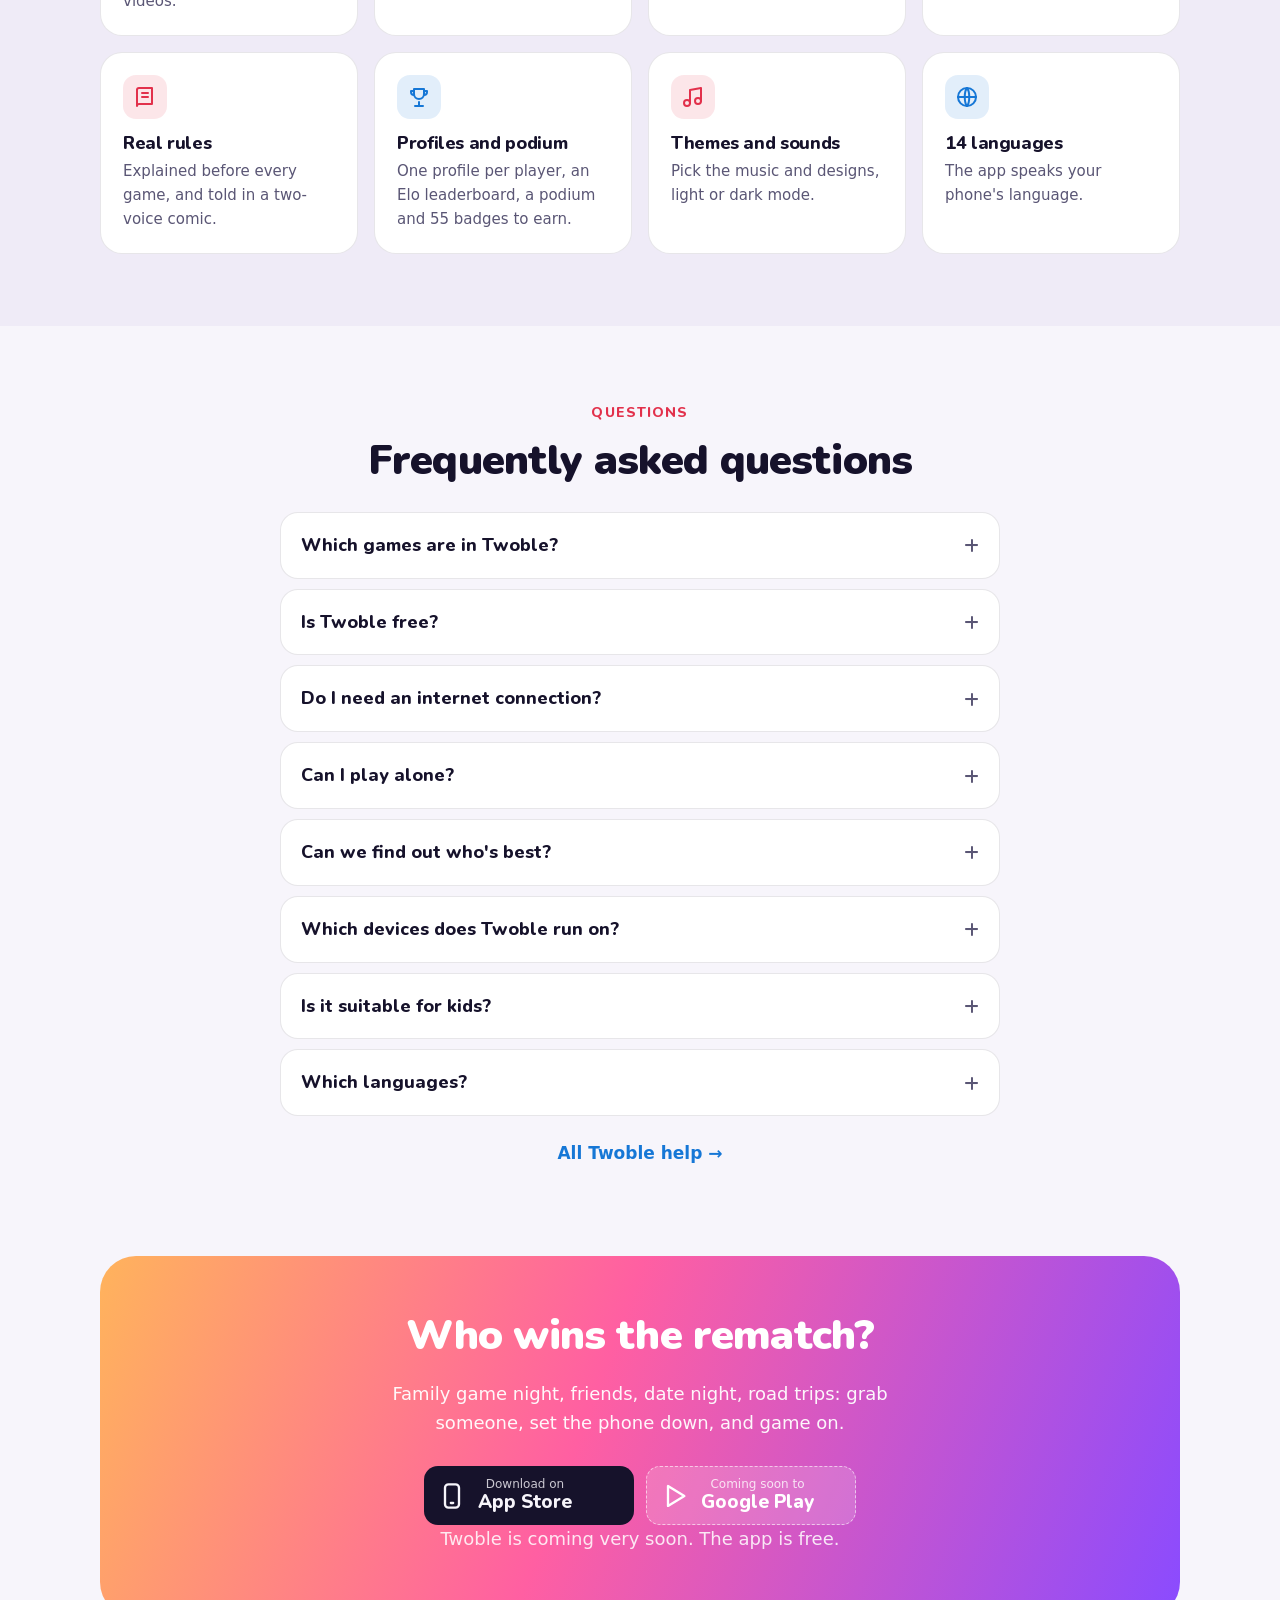
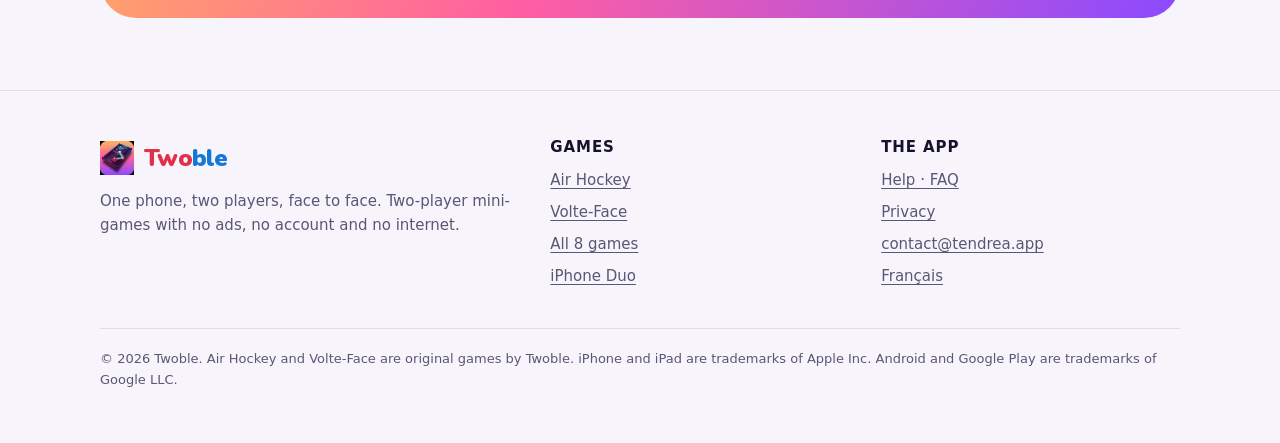
<file: en/index.html>
<!doctype html>
<html lang="en">
<head>
<meta charset="utf-8">
<meta name="viewport" content="width=device-width, initial-scale=1, viewport-fit=cover">
<title>Twoble: 2 player games on one phone, face to face</title>
<meta name="description" content="Your phone becomes a game table: 8 two-player games, face to face or solo vs. the AI. Air hockey, Volte-Face, Yacht, Marble Pop… Free, no ads, offline.">
<link rel="canonical" href="https://me.bseb.it/twoble/en/">
<link rel="alternate" hreflang="fr" href="https://me.bseb.it/twoble/">
<link rel="alternate" hreflang="en" href="https://me.bseb.it/twoble/en/">
<link rel="alternate" hreflang="x-default" href="https://me.bseb.it/twoble/en/">
<meta name="robots" content="index, follow, max-image-preview:large">
<meta name="theme-color" content="#f7f5fb" media="(prefers-color-scheme: light)">
<meta name="theme-color" content="#090c1a" media="(prefers-color-scheme: dark)">
<meta name="color-scheme" content="light dark">
<meta name="apple-itunes-app" content="app-id=6828599340">
<meta property="og:type" content="website">
<meta property="og:site_name" content="Twoble">
<meta property="og:title" content="Twoble: 2 player games on one phone, face to face">
<meta property="og:description" content="Your phone becomes a game table: 8 two-player games, face to face or solo vs. the AI. Air hockey, Volte-Face, Yacht, Marble Pop… Free, no ads, offline.">
<meta property="og:url" content="https://me.bseb.it/twoble/en/">
<meta property="og:image" content="https://me.bseb.it/twoble/assets/img/og-en.jpg">
<meta property="og:image:width" content="1200">
<meta property="og:image:height" content="630">
<meta property="og:image:alt" content="Twoble: two-player games, face to face, on one phone">
<meta property="og:locale" content="en_US">
<meta property="og:locale:alternate" content="fr_FR">
<meta name="twitter:card" content="summary_large_image">
<link rel="icon" type="image/png" sizes="32x32" href="../favicon.png">
<link rel="icon" type="image/png" sizes="48x48" href="../favicon-48.png">
<link rel="apple-touch-icon" href="../apple-touch-icon.png">
<link rel="preload" href="../assets/fonts/nunito-latin.woff2" as="font" type="font/woff2" crossorigin>
<link rel="stylesheet" href="../assets/site.css?v=2026-11-02">
<script type="application/ld+json">{"@context":"https://schema.org","@graph":[{"@type":"WebSite","@id":"https://me.bseb.it/twoble/#website","name":"Twoble","url":"https://me.bseb.it/twoble/","inLanguage":["fr","en"]},{"@type":"WebPage","@id":"https://me.bseb.it/twoble/en/#webpage","url":"https://me.bseb.it/twoble/en/","name":"Twoble: 2 player games on one phone, face to face","description":"Your phone becomes a game table: 8 two-player games, face to face or solo vs. the AI. Air hockey, Volte-Face, Yacht, Marble Pop… Free, no ads, offline.","inLanguage":"en","isPartOf":{"@id":"https://me.bseb.it/twoble/#website"},"primaryImageOfPage":"https://me.bseb.it/twoble/assets/img/og-en.jpg","dateModified":"2026-11-02"},{"@type":"MobileApplication","@id":"https://me.bseb.it/twoble/#app","name":"Twoble","alternateName":"Twoble: Table for Two","description":"Your phone becomes a game table: 8 two-player games, face to face or solo vs. the AI. Air hockey, Volte-Face, Yacht, Marble Pop… Free, no ads, offline.","url":"https://me.bseb.it/twoble/en/","image":"https://me.bseb.it/twoble/assets/img/og-en.jpg","screenshot":["https://me.bseb.it/twoble/assets/img/en-store-01-table-640.webp","https://me.bseb.it/twoble/assets/img/en-store-02-huit-jeux-640.webp","https://me.bseb.it/twoble/assets/img/en-store-03-yacht-640.webp","https://me.bseb.it/twoble/assets/img/en-store-04-billes-640.webp","https://me.bseb.it/twoble/assets/img/en-store-05-volte-face-640.webp","https://me.bseb.it/twoble/assets/img/en-store-06-mancala-640.webp","https://me.bseb.it/twoble/assets/img/en-store-07-traces-640.webp","https://me.bseb.it/twoble/assets/img/en-store-08-profils-640.webp"],"applicationCategory":"GameApplication","applicationSubCategory":"Board games, two-player games","operatingSystem":"iOS 15+, iPadOS 15+, Android 7+","inLanguage":["fr","fr-CA","en","es","pt-BR","de","it","nl","pl","tr","ja","ko","zh-Hans","zh-Hant"],"contentRating":"4+","isAccessibleForFree":true,"offers":{"@type":"Offer","price":"0","priceCurrency":"EUR"},"installUrl":["https://apps.apple.com/app/id6828599340"]},{"@type":"FAQPage","mainEntity":[{"@type":"Question","name":"Which games are in Twoble?","acceptedAnswer":{"@type":"Answer","text":"8 two-player games: Air Hockey, Volte-Face (the piece-flipping game), Tic-Tac-Toe, Mancala, Four in a Row, Dots and Boxes, Marble Pop (a real-time duel of glass marbles) and Yacht (the dice game, with five 3D dice)."}},{"@type":"Question","name":"Is Twoble free?","acceptedAnswer":{"@type":"Answer","text":"Yes. Twoble is free and has no ads. No account needed."}},{"@type":"Question","name":"Do I need an internet connection?","acceptedAnswer":{"@type":"Answer","text":"No. All 8 games work completely offline: on the train, on a plane, on vacation or at the bottom of the garden."}},{"@type":"Question","name":"Can I play alone?","acceptedAnswer":{"@type":"Answer","text":"Yes. Every game can also be played against the AI, with three levels: easy, medium and hard."}},{"@type":"Question","name":"Can we find out who's best?","acceptedAnswer":{"@type":"Answer","text":"Yes. Each player gets a profile, a name and an avatar kept on the phone, with no account. Twoble counts wins and head-to-head records, keeps an Elo leaderboard and a podium, and there are 55 badges to earn as you play. Badges can also become Game Center (iPhone and iPad) or Google Play Games (Android) achievements if you like."}},{"@type":"Question","name":"Which devices does Twoble run on?","acceptedAnswer":{"@type":"Answer","text":"iPhone and iPad (iOS 15 or later) and Android (Android 7 or later). The app is optimized for iPhone Duo and foldable phones."}},{"@type":"Question","name":"Is it suitable for kids?","acceptedAnswer":{"@type":"Answer","text":"Yes. The app is rated 4+, has no ads and collects no data. The rules are explained simply before every game, a two-voice comic tells them too, and a help option can show the good moves."}},{"@type":"Question","name":"Which languages?","acceptedAnswer":{"@type":"Answer","text":"14 languages: English, French (France and Canada), Spanish, Brazilian Portuguese, German, Italian, Dutch, Polish, Turkish, Japanese, Korean, Simplified Chinese and Traditional Chinese. The app follows your phone's language."}}]}]}</script>
</head>
<body>
<a class="skip" href="#main">Skip to content</a>
<div class="lang-hint" id="lang-hint" lang="fr"><div class="wrap"><a href="../" hreflang="fr">Cette page existe aussi en français →</a><button type="button" aria-label="Close">×</button></div></div>
<header class="site-header">
  <div class="wrap">
    <a class="logo" href="./" aria-label="Twoble home"><img src="../assets/img/icon-96.webp" width="34" height="34" alt=""><span class="wordmark"><span>Two</span><span>ble</span></span></a>
    <nav class="nav" aria-label="Main navigation">
      <a href="air-hockey.html">Air Hockey</a>
      <a href="volte-face.html">Volte-Face</a>
      <a class="hide-sm" href="support.html">Help</a>
      <a class="lang" href="../" hreflang="fr" lang="fr" title="Français">FR</a>
    </nav>
  </div>
</header>
<main id="main">

<section class="hero">
  <div class="wrap">
    <div>
      <span class="eyebrow">Two-player mini-games · iPhone, iPad, Android</span>
      <h1>Two-player games, <em>face to face</em>, on one phone</h1>
      <p class="lead">Lay your phone flat between the two of you: it becomes a game table. Eight games, each player on their own side of the screen, scores facing the right way, and the game begins.</p>
      <div class="stores"><a class="store" href="https://apps.apple.com/app/id6828599340"><svg viewBox="0 0 24 24" fill="none" stroke="currentColor" stroke-width="2" stroke-linecap="round" stroke-linejoin="round" aria-hidden="true"><rect x="6" y="2" width="12" height="20" rx="3"/><path d="M11 18h2"/></svg><span><small>Download on</small><strong>App Store</strong></span></a><span class="store soon"><svg viewBox="0 0 24 24" fill="none" stroke="currentColor" stroke-width="2" stroke-linecap="round" stroke-linejoin="round" aria-hidden="true"><path d="M6 3.5v17l14-8.5z"/></svg><span><small>Coming soon to</small><strong>Google Play</strong></span></span></div><p class="store-note">Twoble is coming very soon. The app is free.</p>
      <ul class="chips" aria-label="At a glance">
        <li>8 games</li><li>Free</li><li>No ads</li><li>No account</li><li>Offline</li><li>14 languages</li>
      </ul>
    </div>
    <div class="devices">
      <div class="duo"><img src="../assets/img/en-duo-02-air-hockey-560.webp" srcset="../assets/img/en-duo-02-air-hockey-560.webp 560w, ../assets/img/en-duo-02-air-hockey-1120.webp 1120w" sizes="(max-width: 900px) 78vw, 400px" width="560" height="796" alt="Air hockey on an unfolded iPhone Duo: red mallet at the bottom, blue at the top, the fold across the middle of the table" fetchpriority="high" decoding="async"></div>
      <div class="phone "><img src="../assets/img/en-vf-play-dark-360.webp" srcset="../assets/img/en-vf-play-dark-360.webp 360w, ../assets/img/en-vf-play-dark-720.webp 720w" sizes="190px" width="360" height="780" alt="A game of Volte-Face on a phone: red and blue pieces on an 8 × 8 board" fetchpriority="high" decoding="async"></div>
    </div>
  </div>
</section>

<section class="band" id="how-it-works">
  <div class="wrap center">
    <span class="eyebrow">How it works</span>
    <h2>One phone, two players</h2>
    <p class="lead">No second device, no Wi-Fi, no account. Just someone sitting across from you.</p>
    <ol class="steps" style="text-align:left">
      <li><h3>Lay the phone flat</h3><p>Between the two of you, on the table, like a tiny game board.</p></li>
      <li><h3>One side each</h3><p>Each player gets half of the screen. Text and scores turn to face them, so nobody reads upside down.</p></li>
      <li><h3>Play, then rematch</h3><p>Quick rules are explained before every game. One match, one rematch, and again.</p></li>
    </ol>
  </div>
</section>

<section id="games">
  <div class="wrap">
    <div class="center">
      <span class="eyebrow">The games</span>
      <h2>8 games to face off</h2>
      <p class="lead">Skill, strategy and a pinch of luck. Two players face to face, or solo against the AI.</p>
    </div>
    <div class="games">
      <article class="game red">
        <div class="phone "><img src="../assets/img/ah-neon-360.webp" srcset="../assets/img/ah-neon-360.webp 360w, ../assets/img/ah-neon-720.webp 720w" sizes="170px" width="360" height="780" alt="Air hockey table with the Neon design, mid-game" loading="lazy" decoding="async"></div>
        <div>
          <h3>Air Hockey</h3>
          <p class="tag">Game of skill · 1 or 2 players</p>
          <ul>
            <li>Hit the puck, guard your goal: first to 7 goals wins.</li>
            <li>Real rules: face-off, 7-second foul.</li>
            <li>A single round, or best of 3, 5 or 7.</li>
            <li>7 table designs, 5 sound themes.</li>
          </ul>
          <a class="more" href="air-hockey.html">Air Hockey rules and tables</a>
        </div>
      </article>
      <article class="game blue">
        <div class="phone "><img src="../assets/img/en-vf-play-dark-360.webp" srcset="../assets/img/en-vf-play-dark-360.webp 360w, ../assets/img/en-vf-play-dark-720.webp 720w" sizes="170px" width="360" height="780" alt="Volte-Face board in the middle of a game" loading="lazy" decoding="async"></div>
        <div>
          <h3>Volte-Face</h3>
          <p class="tag">Strategy game · 1 or 2 players</p>
          <ul>
            <li>Trap your opponent's pieces: they flip over and switch sides.</li>
            <li>8 × 8 board, most pieces wins.</li>
            <li>Possible moves are shown, so you learn as you play.</li>
            <li>4 sound themes: jazz lounge, zen garden…</li>
          </ul>
          <a class="more" href="volte-face.html">Volte-Face rules and strategy</a>
        </div>
      </article>
    </div>
    <div class="minis">
      <article class="mini">
        <div class="phone "><img src="../assets/img/en-game-morpion-360.webp" srcset="../assets/img/en-game-morpion-360.webp 360w, ../assets/img/en-game-morpion-720.webp 720w" sizes="110px" width="360" height="780" alt="A game of tic-tac-toe drawn in chalk: Xs and Os on the grid" loading="lazy" decoding="async"></div>
        <div>
          <h3>Tic-Tac-Toe</h3>
          <p class="tag">Strategy · 1 or 2 players</p>
          <p>Drawn by hand: ballpoint pen, marker, chalk, neon… Classic, vanishing (your marks fade away!) or on a big board.</p>
        </div>
      </article>
      <article class="mini">
        <div class="phone "><img src="../assets/img/en-game-mancala-360.webp" srcset="../assets/img/en-game-mancala-360.webp 360w, ../assets/img/en-game-mancala-720.webp 720w" sizes="110px" width="360" height="780" alt="A wooden mancala board and its glass marbles in the middle of a game" loading="lazy" decoding="async"></div>
        <div>
          <h3>Mancala</h3>
          <p class="tag">Sowing game · 1 or 2 players</p>
          <p>Sow your glass marbles, fill your store. Classic, quick, big board or oware.</p>
        </div>
      </article>
      <article class="mini">
        <div class="phone "><img src="../assets/img/en-game-quatre-en-ligne-360.webp" srcset="../assets/img/en-game-quatre-en-ligne-360.webp 360w, ../assets/img/en-game-quatre-en-ligne-720.webp 720w" sizes="110px" width="360" height="780" alt="A Four in a Row grid with red and blue discs" loading="lazy" decoding="async"></div>
        <div>
          <h3>Four in a Row</h3>
          <p class="tag">Strategy · 1 or 2 players</p>
          <p>Drop your discs into the upright grid and line up 4. Discs fall and bounce; at the end of the round, the trapdoor opens.</p>
        </div>
      </article>
      <article class="mini">
        <div class="phone "><img src="../assets/img/en-game-pipopipette-360.webp" srcset="../assets/img/en-game-pipopipette-360.webp 360w, ../assets/img/en-game-pipopipette-720.webp 720w" sizes="110px" width="360" height="780" alt="A game of dots and boxes drawn in chalk: red and blue lines between the dots" loading="lazy" decoding="async"></div>
        <div>
          <h3>Dots and Boxes</h3>
          <p class="tag">Strategy · 1 or 2 players</p>
          <p>Connect the dots, close a box… and play again! Small, classic or big board.</p>
        </div>
      </article>
      <article class="mini">
        <div class="phone "><img src="../assets/img/en-game-billes-360.webp" srcset="../assets/img/en-game-billes-360.webp 360w, ../assets/img/en-game-billes-720.webp 720w" sizes="110px" width="360" height="780" alt="A Marble Pop duel: one jar of glass marbles per player, one on each side of the screen" loading="lazy" decoding="async"></div>
        <div>
          <h3>Marble Pop <span class="new">New</span></h3>
          <p class="tag">Real-time duel · 1 or 2 players</p>
          <p>One half of the screen each: gather six marbles with the same symbol, and pop! Pebbles rain down on your rival. Plus a Journey through 12 arenas.</p>
        </div>
      </article>
      <article class="mini">
        <div class="phone "><img src="../assets/img/en-game-yacht-360.webp" srcset="../assets/img/en-game-yacht-360.webp 360w, ../assets/img/en-game-yacht-720.webp 720w" sizes="110px" width="360" height="780" alt="A game of Yacht: 3D dice rolling on the tray, between the two players' scorecards" loading="lazy" decoding="async"></div>
        <div>
          <h3>Yacht <span class="new">New</span></h3>
          <p class="tag">Dice game · 1 or 2 players</p>
          <p>Five real 3D dice: shake, throw, keep the good ones. Three rolls per turn, a 12-box scorecard, and the highest total wins.</p>
        </div>
      </article>
    </div>
  </div>
</section>

<section class="band" id="iphone-duo">
  <div class="wrap split">
    <div>
      <span class="eyebrow">Foldable screen</span>
      <h2>Made for iPhone Duo</h2>
      <p class="lead">Unfolded and laid flat, iPhone Duo becomes a real little table: the fold lands right on the center line, and each player gets a whole panel.</p>
      <ul class="checks">
        <li><b>Big inner screen:</b> more room to play, the table and board fill the whole display.</li>
        <li><b>The fold in the middle:</b> it splits the two sides, like the center line of a real table.</li>
        <li><b>Outer screen:</b> folded, the app fits the small screen too.</li>
        <li><b>Auto pause:</b> fold, unfold or turn the phone and the game waits for everyone to get back in place.</li>
      </ul>
      <p class="muted" style="margin-top:18px">No iPhone Duo? On any other iPhone, on iPad and on Android, just set the device down between you.</p>
    </div>
    <div class="pair" style="align-items:center">
      <div class="duo"><img src="../assets/img/en-duo-03-volte-face-560.webp" srcset="../assets/img/en-duo-03-volte-face-560.webp 560w, ../assets/img/en-duo-03-volte-face-1120.webp 1120w" sizes="(max-width: 900px) 70vw, 400px" width="560" height="796" alt="Volte-Face on the iPhone Duo inner screen: one panel per player" loading="lazy" decoding="async"></div>
    </div>
  </div>
</section>

<section id="screenshots">
  <div class="wrap center">
    <span class="eyebrow">Screenshots</span>
    <h2>Twoble in pictures</h2>
  </div>
  <div class="gallery" tabindex="0" aria-label="Twoble screenshots">
    <figure><img src="../assets/img/en-store-01-table-320.webp" srcset="../assets/img/en-store-01-table-320.webp 320w, ../assets/img/en-store-01-table-640.webp 640w" sizes="240px" width="320" height="694" alt="Turn your phone into a game table: lay it flat between you and play face to face (air hockey)" loading="lazy" decoding="async"></figure>
    <figure><img src="../assets/img/en-store-02-huit-jeux-320.webp" srcset="../assets/img/en-store-02-huit-jeux-320.webp 320w, ../assets/img/en-store-02-huit-jeux-640.webp 640w" sizes="240px" width="320" height="694" alt="8 games for two, no ads, no account, no internet" loading="lazy" decoding="async"></figure>
    <figure><img src="../assets/img/en-store-03-yacht-320.webp" srcset="../assets/img/en-store-03-yacht-320.webp 320w, ../assets/img/en-store-03-yacht-640.webp 640w" sizes="240px" width="320" height="694" alt="Real 3D dice: shake, throw, keep the good ones in Yacht" loading="lazy" decoding="async"></figure>
    <figure><img src="../assets/img/en-store-04-billes-320.webp" srcset="../assets/img/en-store-04-billes-320.webp 320w, ../assets/img/en-store-04-billes-640.webp 640w" sizes="240px" width="320" height="694" alt="Marble duel: Marble Pop, each on your half of the screen, in real time" loading="lazy" decoding="async"></figure>
    <figure><img src="../assets/img/en-store-05-volte-face-320.webp" srcset="../assets/img/en-store-05-volte-face-320.webp 320w, ../assets/img/en-store-05-volte-face-640.webp 640w" sizes="240px" width="320" height="694" alt="Flip the pieces: Volte-Face and Four in a Row, for two or vs. the AI" loading="lazy" decoding="async"></figure>
    <figure><img src="../assets/img/en-store-06-mancala-320.webp" srcset="../assets/img/en-store-06-mancala-320.webp 320w, ../assets/img/en-store-06-mancala-640.webp 640w" sizes="240px" width="320" height="694" alt="Real glass marbles: sow your marbles and fill your store in Mancala" loading="lazy" decoding="async"></figure>
    <figure><img src="../assets/img/en-store-07-traces-320.webp" srcset="../assets/img/en-store-07-traces-320.webp 320w, ../assets/img/en-store-07-traces-640.webp 640w" sizes="240px" width="320" height="694" alt="Drawn by hand: tic-tac-toe and dots and boxes, just like on paper" loading="lazy" decoding="async"></figure>
    <figure><img src="../assets/img/en-store-08-profils-320.webp" srcset="../assets/img/en-store-08-profils-320.webp 320w, ../assets/img/en-store-08-profils-640.webp 640w" sizes="240px" width="320" height="694" alt="Who's the best? Profiles, a podium and badges to earn" loading="lazy" decoding="async"></figure>
    <figure><div class="phone "><img src="../assets/img/en-hub-light-360.webp" srcset="../assets/img/en-hub-light-360.webp 360w, ../assets/img/en-hub-light-720.webp 720w" sizes="240px" width="360" height="780" alt="The Twoble home screen in light mode" loading="lazy" decoding="async"></div></figure>
  </div>
</section>

<section class="band">
  <div class="wrap">
    <div class="center">
      <span class="eyebrow">The essentials</span>
      <h2>Everything to play, nothing in the way</h2>
    </div>
    <div class="features">
      <div class="feature"><div class="ico"><svg viewBox="0 0 24 24" fill="none" stroke="currentColor" stroke-width="2" stroke-linecap="round" stroke-linejoin="round" aria-hidden="true"><path d="M4.9 4.9l14.2 14.2"/><circle cx="12" cy="12" r="9"/></svg></div><h3>No ads</h3><p>Nothing interrupts the game: no banners, no videos.</p></div>
      <div class="feature"><div class="ico"><svg viewBox="0 0 24 24" fill="none" stroke="currentColor" stroke-width="2" stroke-linecap="round" stroke-linejoin="round" aria-hidden="true"><path d="M2 12h3l2-5 4 10 3-8 2 3h6"/></svg></div><h3>Offline</h3><p>Trains, planes, vacations: no network needed.</p></div>
      <div class="feature"><div class="ico"><svg viewBox="0 0 24 24" fill="none" stroke="currentColor" stroke-width="2" stroke-linecap="round" stroke-linejoin="round" aria-hidden="true"><rect x="5" y="11" width="14" height="10" rx="2"/><path d="M8 11V8a4 4 0 0 1 8 0v3"/></svg></div><h3>No account</h3><p>Open the app and play. No data collected.</p></div>
      <div class="feature"><div class="ico"><svg viewBox="0 0 24 24" fill="none" stroke="currentColor" stroke-width="2" stroke-linecap="round" stroke-linejoin="round" aria-hidden="true"><path d="M12 3l1.8 4.7L18.5 9.5l-4.7 1.8L12 16l-1.8-4.7L5.5 9.5l4.7-1.8z"/><path d="M19 15l.8 2.2L22 18l-2.2.8L19 21l-.8-2.2L16 18l2.2-.8z"/></svg></div><h3>Solo vs. the AI</h3><p>In every game, with 3 levels: easy, medium, hard.</p></div>
      <div class="feature"><div class="ico"><svg viewBox="0 0 24 24" fill="none" stroke="currentColor" stroke-width="2" stroke-linecap="round" stroke-linejoin="round" aria-hidden="true"><path d="M4 5a2 2 0 0 1 2-2h13v16H6a2 2 0 0 0-2 2z"/><path d="M4 19V5M9 8h6M9 12h6"/></svg></div><h3>Real rules</h3><p>Explained before every game, and told in a two-voice comic.</p></div>
      <div class="feature"><div class="ico"><svg viewBox="0 0 24 24" fill="none" stroke="currentColor" stroke-width="2" stroke-linecap="round" stroke-linejoin="round" aria-hidden="true"><path d="M8 21h8M12 17v4M7 4h10v5a5 5 0 0 1-10 0z"/><path d="M17 6h3v1a3 3 0 0 1-3 3M7 6H4v1a3 3 0 0 0 3 3"/></svg></div><h3>Profiles and podium</h3><p>One profile per player, an Elo leaderboard, a podium and 55 badges to earn.</p></div>
      <div class="feature"><div class="ico"><svg viewBox="0 0 24 24" fill="none" stroke="currentColor" stroke-width="2" stroke-linecap="round" stroke-linejoin="round" aria-hidden="true"><path d="M9 18V5l11-2v13"/><circle cx="6" cy="18" r="3"/><circle cx="17" cy="16" r="3"/></svg></div><h3>Themes and sounds</h3><p>Pick the music and designs, light or dark mode.</p></div>
      <div class="feature"><div class="ico"><svg viewBox="0 0 24 24" fill="none" stroke="currentColor" stroke-width="2" stroke-linecap="round" stroke-linejoin="round" aria-hidden="true"><circle cx="12" cy="12" r="9"/><path d="M3 12h18M12 3c3 3.5 3 14.5 0 18M12 3c-3 3.5-3 14.5 0 18"/></svg></div><h3>14 languages</h3><p>The app speaks your phone's language.</p></div>
    </div>
  </div>
</section>

<section id="faq">
  <div class="wrap narrow">
    <div class="center">
      <span class="eyebrow">Questions</span>
      <h2>Frequently asked questions</h2>
    </div>
    <div class="faq"><details><summary>Which games are in Twoble?</summary><div><p>8 two-player games: Air Hockey, Volte-Face (the piece-flipping game), Tic-Tac-Toe, Mancala, Four in a Row, Dots and Boxes, Marble Pop (a real-time duel of glass marbles) and Yacht (the dice game, with five 3D dice).</p></div></details><details><summary>Is Twoble free?</summary><div><p>Yes. Twoble is free and has no ads. No account needed.</p></div></details><details><summary>Do I need an internet connection?</summary><div><p>No. All 8 games work completely offline: on the train, on a plane, on vacation or at the bottom of the garden.</p></div></details><details><summary>Can I play alone?</summary><div><p>Yes. Every game can also be played against the AI, with three levels: easy, medium and hard.</p></div></details><details><summary>Can we find out who's best?</summary><div><p>Yes. Each player gets a profile, a name and an avatar kept on the phone, with no account. Twoble counts wins and head-to-head records, keeps an Elo leaderboard and a podium, and there are 55 badges to earn as you play. Badges can also become Game Center (iPhone and iPad) or Google Play Games (Android) achievements if you like.</p></div></details><details><summary>Which devices does Twoble run on?</summary><div><p>iPhone and iPad (iOS 15 or later) and Android (Android 7 or later). The app is optimized for iPhone Duo and foldable phones.</p></div></details><details><summary>Is it suitable for kids?</summary><div><p>Yes. The app is rated 4+, has no ads and collects no data. The rules are explained simply before every game, a two-voice comic tells them too, and a help option can show the good moves.</p></div></details><details><summary>Which languages?</summary><div><p>14 languages: English, French (France and Canada), Spanish, Brazilian Portuguese, German, Italian, Dutch, Polish, Turkish, Japanese, Korean, Simplified Chinese and Traditional Chinese. The app follows your phone's language.</p></div></details></div>
    <p class="center" style="margin-top:24px"><a class="more" href="support.html">All Twoble help</a></p>
  </div>
</section>

<section style="padding-top:0">
  <div class="wrap">
    <div class="cta">
      <h2>Who wins the rematch?</h2>
      <p>Family game night, friends, date night, road trips: grab someone, set the phone down, and game on.</p>
      <div class="stores"><a class="store" href="https://apps.apple.com/app/id6828599340"><svg viewBox="0 0 24 24" fill="none" stroke="currentColor" stroke-width="2" stroke-linecap="round" stroke-linejoin="round" aria-hidden="true"><rect x="6" y="2" width="12" height="20" rx="3"/><path d="M11 18h2"/></svg><span><small>Download on</small><strong>App Store</strong></span></a><span class="store soon"><svg viewBox="0 0 24 24" fill="none" stroke="currentColor" stroke-width="2" stroke-linecap="round" stroke-linejoin="round" aria-hidden="true"><path d="M6 3.5v17l14-8.5z"/></svg><span><small>Coming soon to</small><strong>Google Play</strong></span></span></div><p class="store-note">Twoble is coming very soon. The app is free.</p>
    </div>
  </div>
</section>
</main>
<footer class="site-footer">
  <div class="wrap">
    <div class="about">
      <a class="logo" href="./" aria-label="Twoble home"><img src="../assets/img/icon-96.webp" width="34" height="34" alt="" loading="lazy"><span class="wordmark"><span>Two</span><span>ble</span></span></a>
      <p style="margin-top:12px">One phone, two players, face to face. Two-player mini-games with no ads, no account and no internet.</p>
    </div>
    <div>
      <h2>Games</h2>
      <ul>
        <li><a href="air-hockey.html">Air Hockey</a></li>
        <li><a href="volte-face.html">Volte-Face</a></li>
        <li><a href="./#games">All 8 games</a></li>
        <li><a href="./#iphone-duo">iPhone Duo</a></li>
      </ul>
    </div>
    <div>
      <h2>The app</h2>
      <ul>
        <li><a href="support.html">Help · FAQ</a></li>
        <li><a href="privacy.html">Privacy</a></li>
        <li><a href="mailto:contact@tendrea.app">contact@tendrea.app</a></li>
        <li><a href="../" hreflang="fr" lang="fr">Français</a></li>
      </ul>
    </div>
    <p class="legal">© 2026 Twoble. Air Hockey and Volte-Face are original games by Twoble. iPhone and iPad are trademarks of Apple Inc. Android and Google Play are trademarks of Google LLC.</p>
  </div>
</footer>
<script>
(function () {
  var key = 'twoble-lang-hint', el = document.getElementById('lang-hint');
  try { if (localStorage.getItem(key)) return; } catch (e) {}
  var langs = navigator.languages && navigator.languages.length ? navigator.languages : [navigator.language || ''];
  var fr = function (l) { return String(l).toLowerCase().indexOf('fr') === 0; };
  var show = document.documentElement.lang === 'fr' ? !langs.some(fr) : fr(langs[0]);
  if (!show) return;
  el.className += ' show';
  el.querySelector('button').onclick = function () {
    el.className = 'lang-hint';
    try { localStorage.setItem(key, '1'); } catch (e) {}
  };
})();
</script>
</body>
</html>
</file>
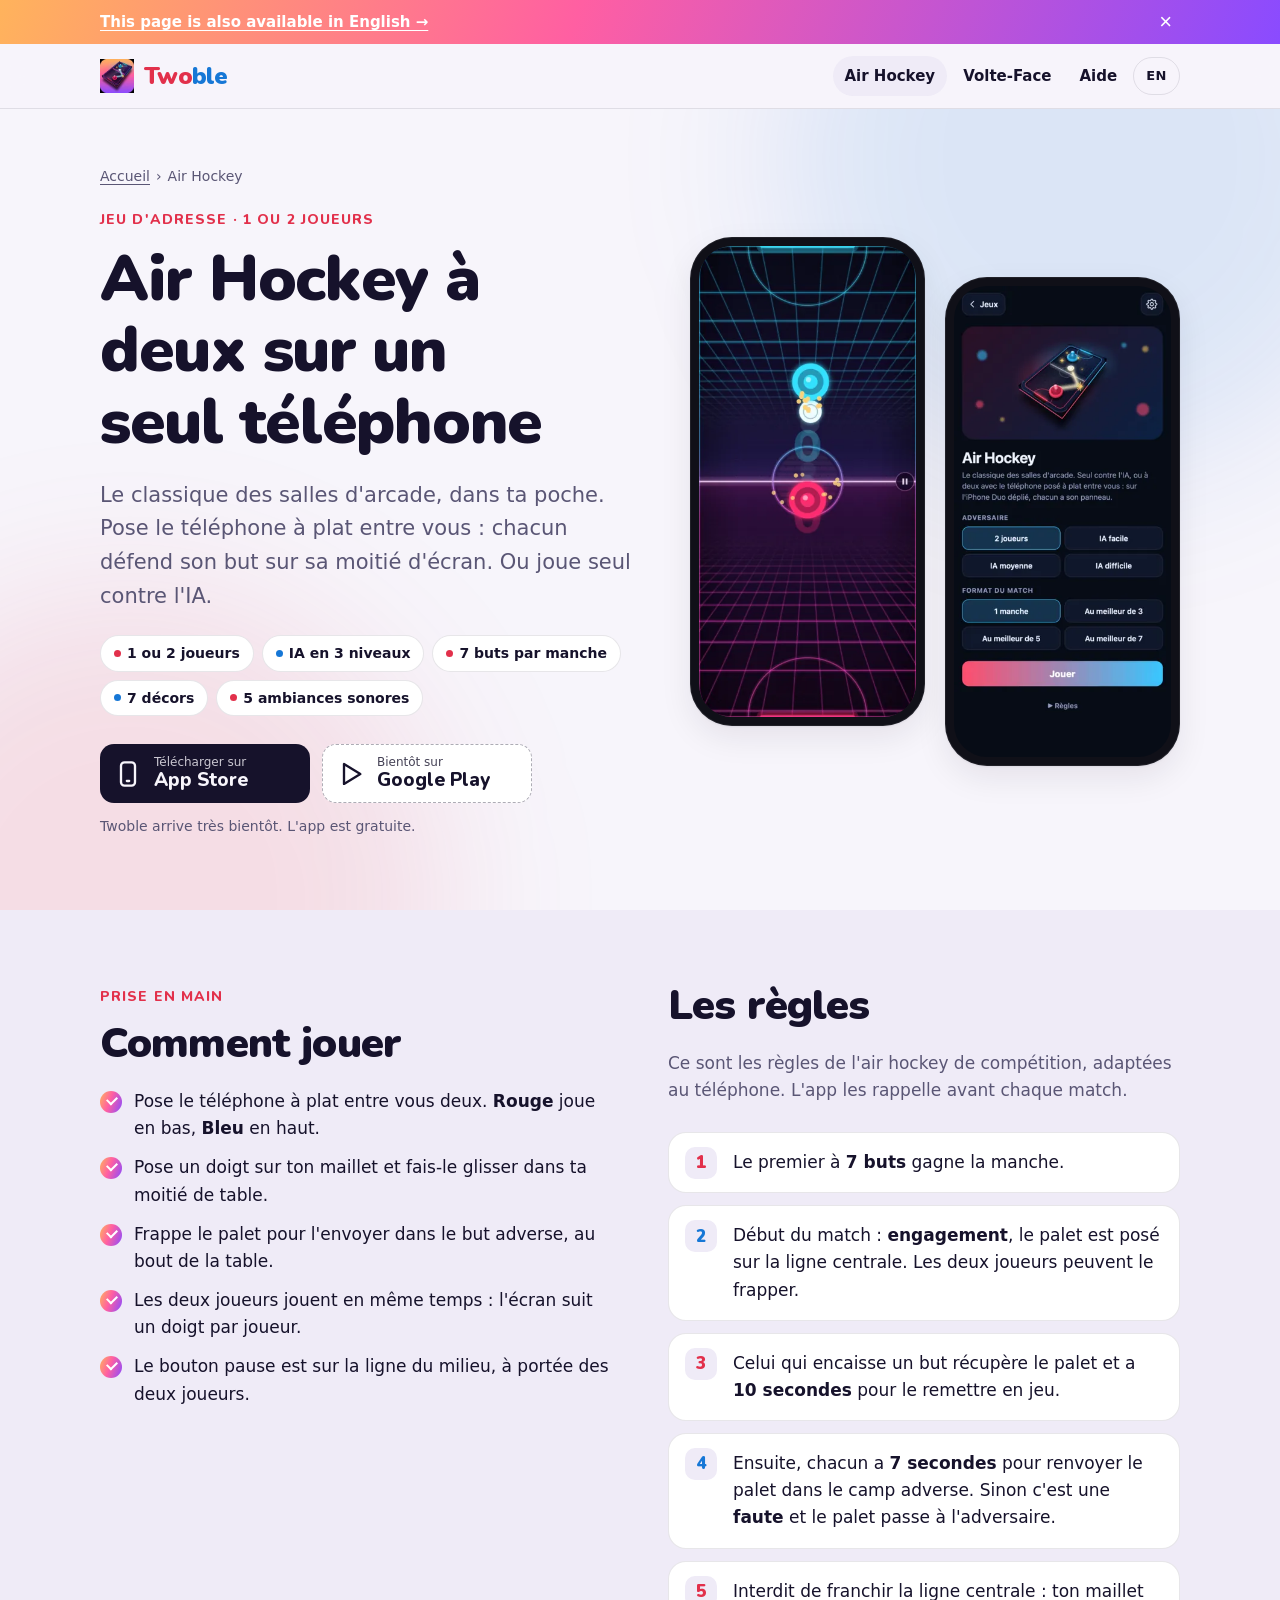
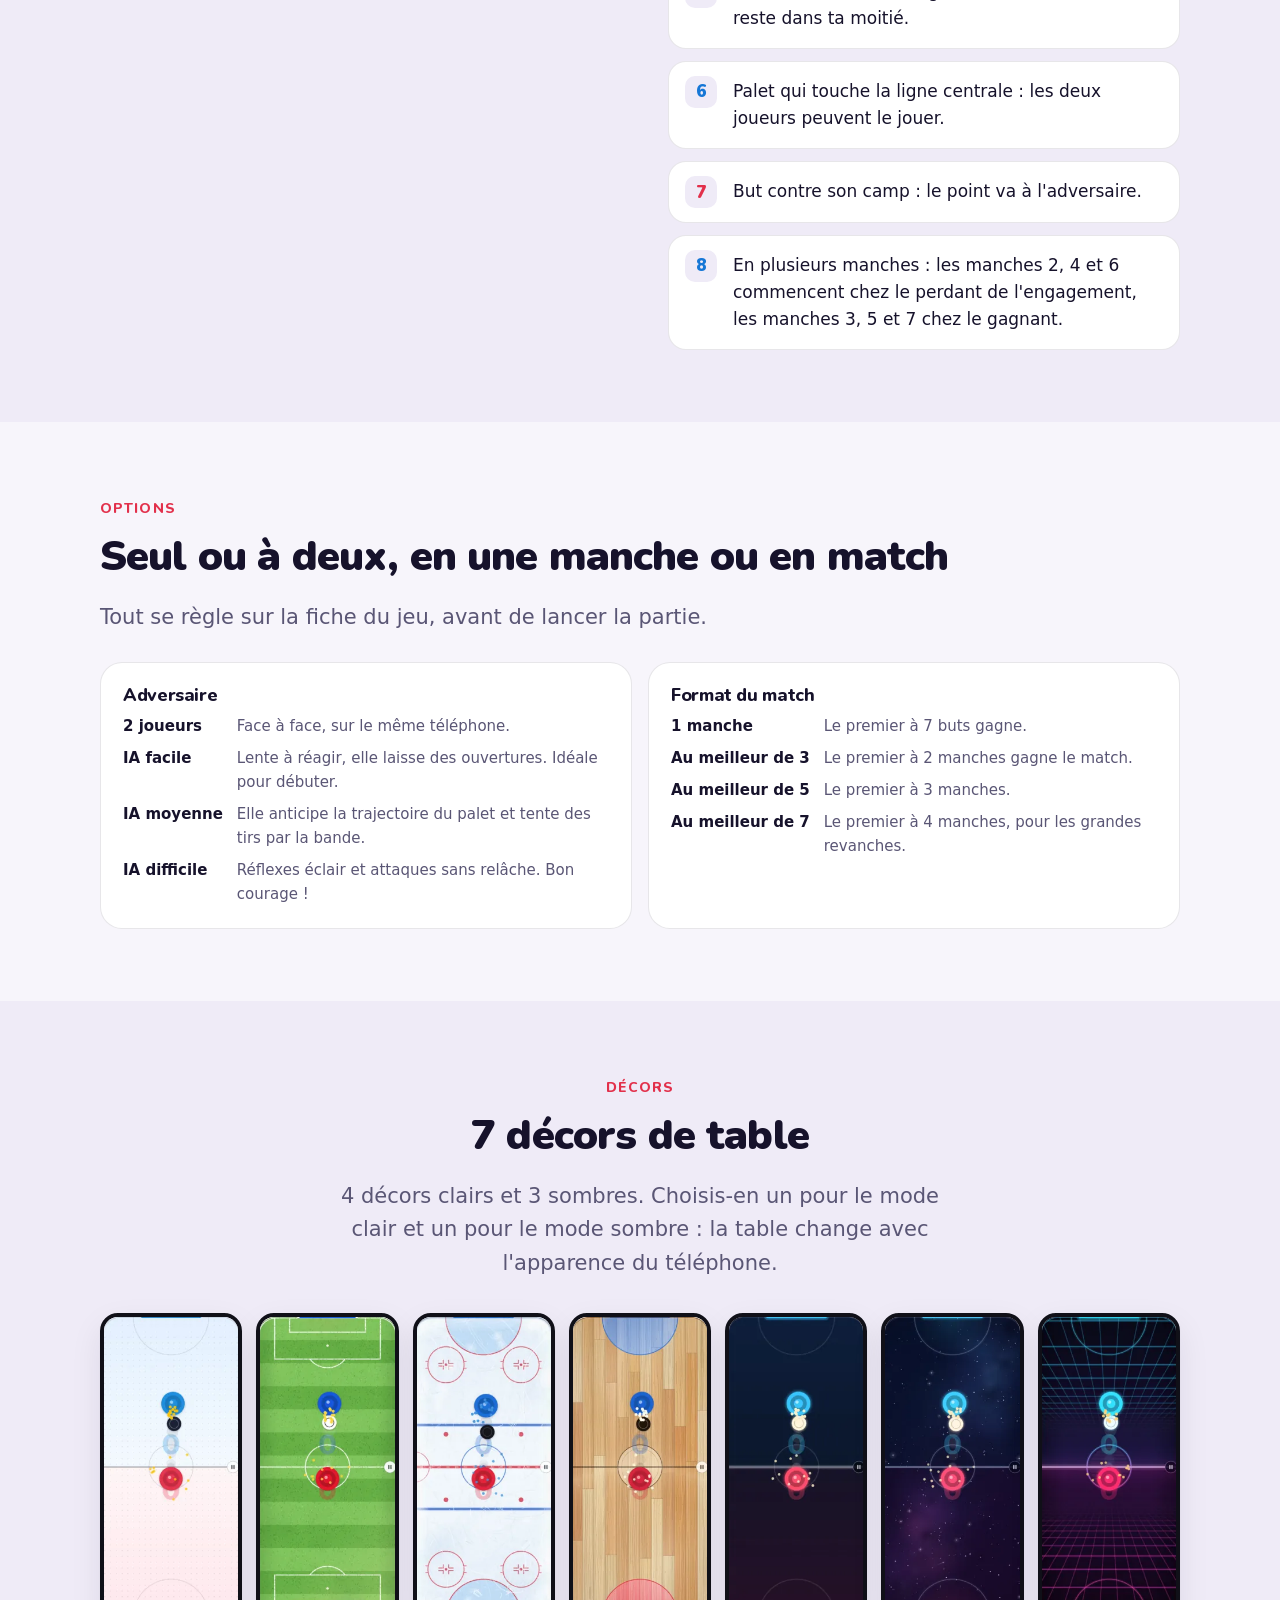
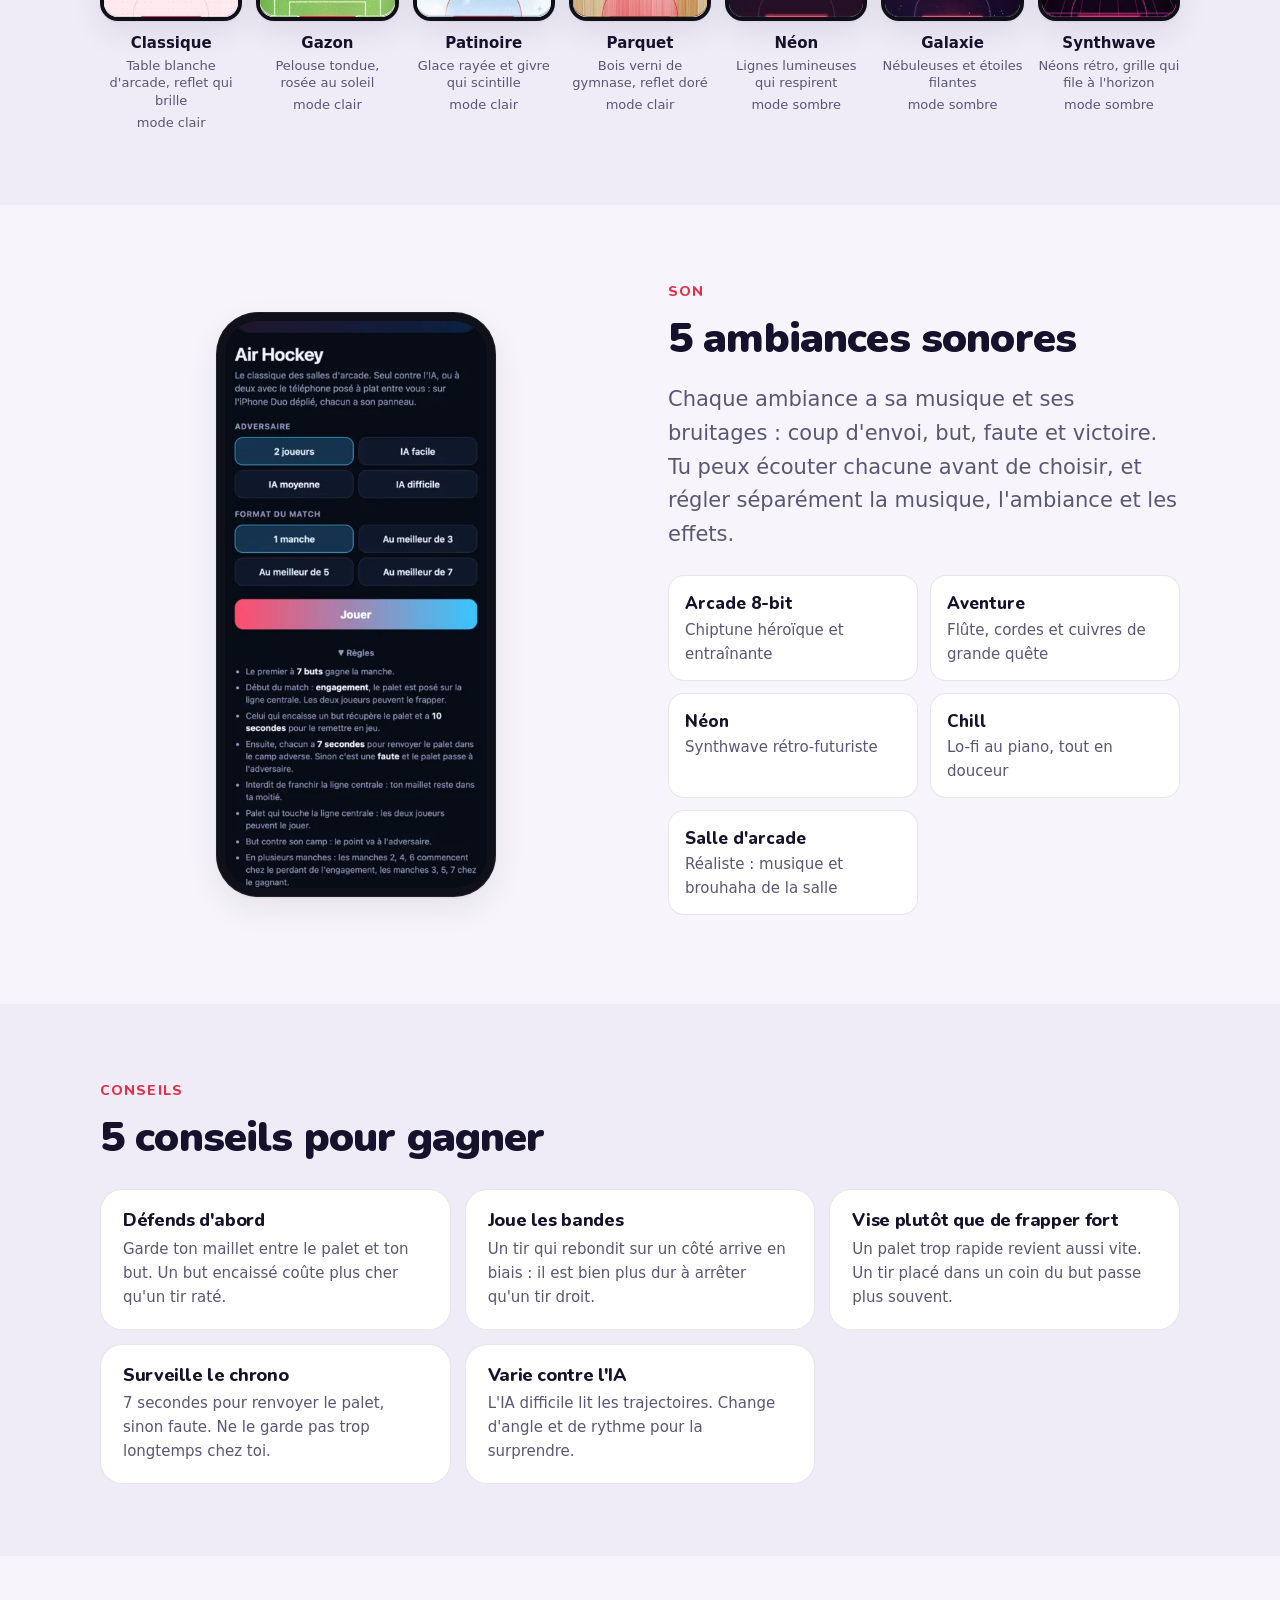
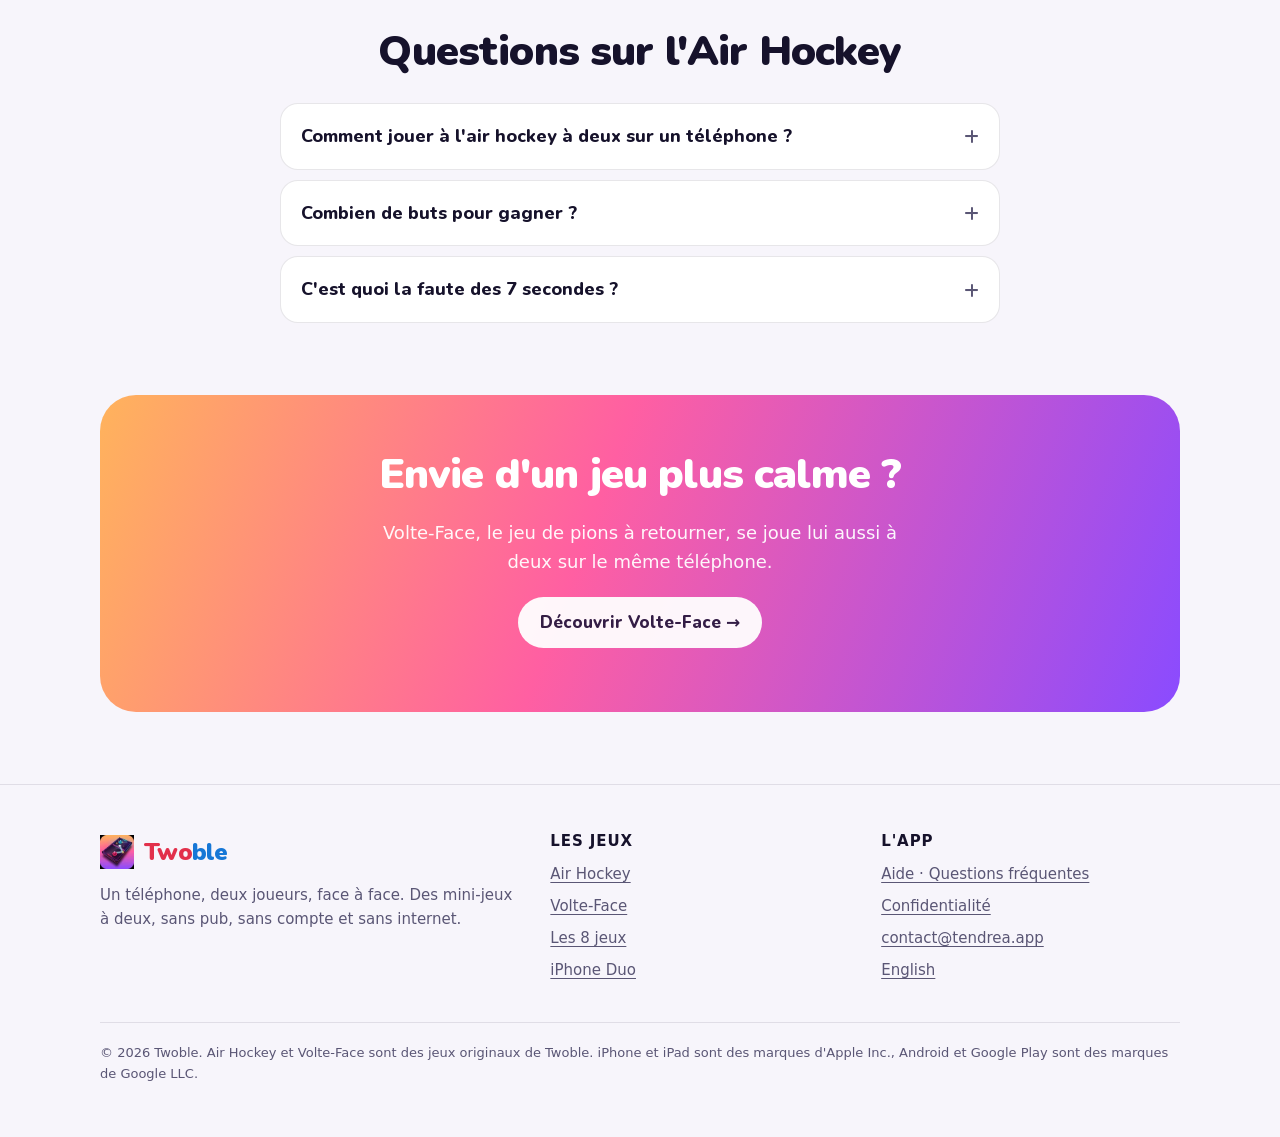
<file: air-hockey.html>
<!doctype html>
<html lang="fr">
<head>
<meta charset="utf-8">
<meta name="viewport" content="width=device-width, initial-scale=1, viewport-fit=cover">
<title>Air Hockey à 2 sur un téléphone : règles, IA, décors · Twoble</title>
<meta name="description" content="Les règles de l'air hockey de Twoble : 7 buts, engagement, faute des 7 secondes. À deux sur un téléphone ou contre l'IA (3 niveaux), 7 décors de table.">
<link rel="canonical" href="https://me.bseb.it/twoble/air-hockey.html">
<link rel="alternate" hreflang="fr" href="https://me.bseb.it/twoble/air-hockey.html">
<link rel="alternate" hreflang="en" href="https://me.bseb.it/twoble/en/air-hockey.html">
<link rel="alternate" hreflang="x-default" href="https://me.bseb.it/twoble/en/air-hockey.html">
<meta name="robots" content="index, follow, max-image-preview:large">
<meta name="theme-color" content="#f7f5fb" media="(prefers-color-scheme: light)">
<meta name="theme-color" content="#090c1a" media="(prefers-color-scheme: dark)">
<meta name="color-scheme" content="light dark">
<meta name="apple-itunes-app" content="app-id=6828599340">
<meta property="og:type" content="website">
<meta property="og:site_name" content="Twoble">
<meta property="og:title" content="Air Hockey à 2 sur un téléphone : règles, IA, décors · Twoble">
<meta property="og:description" content="Les règles de l'air hockey de Twoble : 7 buts, engagement, faute des 7 secondes. À deux sur un téléphone ou contre l'IA (3 niveaux), 7 décors de table.">
<meta property="og:url" content="https://me.bseb.it/twoble/air-hockey.html">
<meta property="og:image" content="https://me.bseb.it/twoble/assets/img/og-fr.jpg">
<meta property="og:image:width" content="1200">
<meta property="og:image:height" content="630">
<meta property="og:image:alt" content="Twoble : jeux à deux, face à face, sur un seul téléphone">
<meta property="og:locale" content="fr_FR">
<meta property="og:locale:alternate" content="en_US">
<meta name="twitter:card" content="summary_large_image">
<link rel="icon" type="image/png" sizes="32x32" href="favicon.png">
<link rel="icon" type="image/png" sizes="48x48" href="favicon-48.png">
<link rel="apple-touch-icon" href="apple-touch-icon.png">
<link rel="preload" href="assets/fonts/nunito-latin.woff2" as="font" type="font/woff2" crossorigin>
<link rel="stylesheet" href="assets/site.css?v=2026-11-02">
<script type="application/ld+json">{"@context":"https://schema.org","@graph":[{"@type":"WebSite","@id":"https://me.bseb.it/twoble/#website","name":"Twoble","url":"https://me.bseb.it/twoble/","inLanguage":["fr","en"]},{"@type":"WebPage","@id":"https://me.bseb.it/twoble/air-hockey.html#webpage","url":"https://me.bseb.it/twoble/air-hockey.html","name":"Air Hockey à 2 sur un téléphone : règles, IA, décors · Twoble","description":"Les règles de l'air hockey de Twoble : 7 buts, engagement, faute des 7 secondes. À deux sur un téléphone ou contre l'IA (3 niveaux), 7 décors de table.","inLanguage":"fr","isPartOf":{"@id":"https://me.bseb.it/twoble/#website"},"primaryImageOfPage":"https://me.bseb.it/twoble/assets/img/og-fr.jpg","dateModified":"2026-11-02"},{"@type":"BreadcrumbList","itemListElement":[{"@type":"ListItem","position":1,"name":"Accueil","item":"https://me.bseb.it/twoble/"},{"@type":"ListItem","position":2,"name":"Air Hockey","item":"https://me.bseb.it/twoble/air-hockey.html"}]},{"@type":"VideoGame","name":"Air Hockey","description":"Les règles de l'air hockey de Twoble : 7 buts, engagement, faute des 7 secondes. À deux sur un téléphone ou contre l'IA (3 niveaux), 7 décors de table.","url":"https://me.bseb.it/twoble/air-hockey.html","inLanguage":"fr","genre":["Arcade","Sport","Jeu d'adresse"],"gamePlatform":["iOS","iPadOS","Android"],"playMode":["SinglePlayer","MultiPlayer"],"numberOfPlayers":{"@type":"QuantitativeValue","minValue":1,"maxValue":2},"isPartOf":{"@id":"https://me.bseb.it/twoble/#app"},"image":"https://me.bseb.it/twoble/assets/img/og-fr.jpg"},{"@type":"FAQPage","mainEntity":[{"@type":"Question","name":"Comment jouer à l'air hockey à deux sur un téléphone ?","acceptedAnswer":{"@type":"Answer","text":"Pose le téléphone à plat entre vous. Chaque joueur pose un doigt sur son maillet, le rond de sa couleur, et le fait glisser dans sa moitié de table. Les deux joueurs jouent en même temps."}},{"@type":"Question","name":"Combien de buts pour gagner ?","acceptedAnswer":{"@type":"Answer","text":"Le premier à 7 buts gagne la manche. En match au meilleur de 3, 5 ou 7, il faut gagner 2, 3 ou 4 manches."}},{"@type":"Question","name":"C'est quoi la faute des 7 secondes ?","acceptedAnswer":{"@type":"Answer","text":"Quand le palet est dans ton camp, tu as 7 secondes pour le renvoyer chez l'adversaire. Sinon c'est une faute et le palet passe de l'autre côté."}}]}]}</script>
</head>
<body>
<a class="skip" href="#main">Aller au contenu</a>
<div class="lang-hint" id="lang-hint" lang="en"><div class="wrap"><a href="en/air-hockey.html" hreflang="en">This page is also available in English →</a><button type="button" aria-label="Fermer">×</button></div></div>
<header class="site-header">
  <div class="wrap">
    <a class="logo" href="./" aria-label="Accueil Twoble"><img src="assets/img/icon-96.webp" width="34" height="34" alt=""><span class="wordmark"><span>Two</span><span>ble</span></span></a>
    <nav class="nav" aria-label="Navigation principale">
      <a href="air-hockey.html" aria-current="page">Air Hockey</a>
      <a href="volte-face.html">Volte-Face</a>
      <a class="hide-sm" href="support.html">Aide</a>
      <a class="lang" href="en/air-hockey.html" hreflang="en" lang="en" title="English">EN</a>
    </nav>
  </div>
</header>
<main id="main">

<section class="hero">
  <div class="wrap">
    <div>
      <nav class="crumbs" aria-label="Fil d'Ariane"><ol><li><a href="./">Accueil</a></li><li><span aria-current="page">Air Hockey</span></li></ol></nav>
      <span class="eyebrow">Jeu d'adresse · 1 ou 2 joueurs</span>
      <h1>Air Hockey à deux sur un seul téléphone</h1>
      <p class="lead">Le classique des salles d'arcade, dans ta poche. Pose le téléphone à plat entre vous : chacun défend son but sur sa moitié d'écran. Ou joue seul contre l'IA.</p>
      <ul class="chips" aria-label="En bref">
        <li>1 ou 2 joueurs</li><li>IA en 3 niveaux</li><li>7 buts par manche</li><li>7 décors</li><li>5 ambiances sonores</li>
      </ul>
      <div class="stores"><a class="store" href="https://apps.apple.com/app/id6828599340"><svg viewBox="0 0 24 24" fill="none" stroke="currentColor" stroke-width="2" stroke-linecap="round" stroke-linejoin="round" aria-hidden="true"><rect x="6" y="2" width="12" height="20" rx="3"/><path d="M11 18h2"/></svg><span><small>Télécharger sur</small><strong>App Store</strong></span></a><span class="store soon"><svg viewBox="0 0 24 24" fill="none" stroke="currentColor" stroke-width="2" stroke-linecap="round" stroke-linejoin="round" aria-hidden="true"><path d="M6 3.5v17l14-8.5z"/></svg><span><small>Bientôt sur</small><strong>Google Play</strong></span></span></div><p class="store-note">Twoble arrive très bientôt. L'app est gratuite.</p>
    </div>
    <div class="pair">
      <div class="phone "><img src="assets/img/ah-synthwave-360.webp" srcset="assets/img/ah-synthwave-360.webp 360w, assets/img/ah-synthwave-720.webp 720w" sizes="(max-width: 600px) 45vw, 250px" width="360" height="780" alt="Partie d'air hockey sur la table Synthwave : maillet rouge en bas, maillet bleu en haut, palet au centre" fetchpriority="high" decoding="async"></div>
      <div class="phone "><img src="assets/img/fr-ah-lobby-360.webp" srcset="assets/img/fr-ah-lobby-360.webp 360w, assets/img/fr-ah-lobby-720.webp 720w" sizes="(max-width: 600px) 45vw, 250px" width="360" height="780" alt="La fiche de l'Air Hockey : choix de l'adversaire (2 joueurs ou IA facile, moyenne, difficile) et du format du match" fetchpriority="high" decoding="async"></div>
    </div>
  </div>
</section>

<section class="band">
  <div class="wrap split top">
    <div>
      <span class="eyebrow">Prise en main</span>
      <h2>Comment jouer</h2>
      <ul class="checks">
        <li>Pose le téléphone à plat entre vous deux. <b>Rouge</b> joue en bas, <b>Bleu</b> en haut.</li>
        <li>Pose un doigt sur ton maillet et fais-le glisser dans ta moitié de table.</li>
        <li>Frappe le palet pour l'envoyer dans le but adverse, au bout de la table.</li>
        <li>Les deux joueurs jouent en même temps : l'écran suit un doigt par joueur.</li>
        <li>Le bouton pause est sur la ligne du milieu, à portée des deux joueurs.</li>
      </ul>
    </div>
    <div>
      <h2>Les règles</h2>
      <p class="muted">Ce sont les règles de l'air hockey de compétition, adaptées au téléphone. L'app les rappelle avant chaque match.</p>
      <ol class="rules">
        <li>Le premier à <b>7 buts</b> gagne la manche.</li>
        <li>Début du match : <b>engagement</b>, le palet est posé sur la ligne centrale. Les deux joueurs peuvent le frapper.</li>
        <li>Celui qui encaisse un but récupère le palet et a <b>10 secondes</b> pour le remettre en jeu.</li>
        <li>Ensuite, chacun a <b>7 secondes</b> pour renvoyer le palet dans le camp adverse. Sinon c'est une <b>faute</b> et le palet passe à l'adversaire.</li>
        <li>Interdit de franchir la ligne centrale : ton maillet reste dans ta moitié.</li>
        <li>Palet qui touche la ligne centrale : les deux joueurs peuvent le jouer.</li>
        <li>But contre son camp : le point va à l'adversaire.</li>
        <li>En plusieurs manches : les manches 2, 4 et 6 commencent chez le perdant de l'engagement, les manches 3, 5 et 7 chez le gagnant.</li>
      </ol>
    </div>
  </div>
</section>

<section>
  <div class="wrap">
    <span class="eyebrow">Options</span>
    <h2>Seul ou à deux, en une manche ou en match</h2>
    <p class="lead">Tout se règle sur la fiche du jeu, avant de lancer la partie.</p>
    <div class="options">
      <div class="option">
        <h3>Adversaire</h3>
        <dl>
          <dt>2 joueurs</dt><dd>Face à face, sur le même téléphone.</dd>
          <dt>IA facile</dt><dd>Lente à réagir, elle laisse des ouvertures. Idéale pour débuter.</dd>
          <dt>IA moyenne</dt><dd>Elle anticipe la trajectoire du palet et tente des tirs par la bande.</dd>
          <dt>IA difficile</dt><dd>Réflexes éclair et attaques sans relâche. Bon courage !</dd>
        </dl>
      </div>
      <div class="option">
        <h3>Format du match</h3>
        <dl>
          <dt>1 manche</dt><dd>Le premier à 7 buts gagne.</dd>
          <dt>Au meilleur de 3</dt><dd>Le premier à 2 manches gagne le match.</dd>
          <dt>Au meilleur de 5</dt><dd>Le premier à 3 manches.</dd>
          <dt>Au meilleur de 7</dt><dd>Le premier à 4 manches, pour les grandes revanches.</dd>
        </dl>
      </div>
    </div>
  </div>
</section>

<section class="band" id="decors">
  <div class="wrap">
    <div class="center">
      <span class="eyebrow">Décors</span>
      <h2>7 décors de table</h2>
      <p class="lead">4 décors clairs et 3 sombres. Choisis-en un pour le mode clair et un pour le mode sombre : la table change avec l'apparence du téléphone.</p>
    </div>
    <div class="themes">
      <figure><img src="assets/img/ah-classique-240.webp" srcset="assets/img/ah-classique-240.webp 240w, assets/img/ah-classique-480.webp 480w" sizes="(max-width: 560px) 45vw, (max-width: 1000px) 22vw, 150px" width="240" height="520" alt="Table d'air hockey au décor Classique" loading="lazy" decoding="async"><figcaption>Classique<span>Table blanche d'arcade, reflet qui brille</span><span class="mode-label">mode clair</span></figcaption></figure>
      <figure><img src="assets/img/ah-gazon-240.webp" srcset="assets/img/ah-gazon-240.webp 240w, assets/img/ah-gazon-480.webp 480w" sizes="(max-width: 560px) 45vw, (max-width: 1000px) 22vw, 150px" width="240" height="520" alt="Table d'air hockey au décor Gazon" loading="lazy" decoding="async"><figcaption>Gazon<span>Pelouse tondue, rosée au soleil</span><span class="mode-label">mode clair</span></figcaption></figure>
      <figure><img src="assets/img/ah-patinoire-240.webp" srcset="assets/img/ah-patinoire-240.webp 240w, assets/img/ah-patinoire-480.webp 480w" sizes="(max-width: 560px) 45vw, (max-width: 1000px) 22vw, 150px" width="240" height="520" alt="Table d'air hockey au décor Patinoire" loading="lazy" decoding="async"><figcaption>Patinoire<span>Glace rayée et givre qui scintille</span><span class="mode-label">mode clair</span></figcaption></figure>
      <figure><img src="assets/img/ah-parquet-240.webp" srcset="assets/img/ah-parquet-240.webp 240w, assets/img/ah-parquet-480.webp 480w" sizes="(max-width: 560px) 45vw, (max-width: 1000px) 22vw, 150px" width="240" height="520" alt="Table d'air hockey au décor Parquet" loading="lazy" decoding="async"><figcaption>Parquet<span>Bois verni de gymnase, reflet doré</span><span class="mode-label">mode clair</span></figcaption></figure>
      <figure><img src="assets/img/ah-neon-240.webp" srcset="assets/img/ah-neon-240.webp 240w, assets/img/ah-neon-480.webp 480w" sizes="(max-width: 560px) 45vw, (max-width: 1000px) 22vw, 150px" width="240" height="520" alt="Table d'air hockey au décor Néon" loading="lazy" decoding="async"><figcaption>Néon<span>Lignes lumineuses qui respirent</span><span class="mode-label">mode sombre</span></figcaption></figure>
      <figure><img src="assets/img/ah-galaxie-240.webp" srcset="assets/img/ah-galaxie-240.webp 240w, assets/img/ah-galaxie-480.webp 480w" sizes="(max-width: 560px) 45vw, (max-width: 1000px) 22vw, 150px" width="240" height="520" alt="Table d'air hockey au décor Galaxie" loading="lazy" decoding="async"><figcaption>Galaxie<span>Nébuleuses et étoiles filantes</span><span class="mode-label">mode sombre</span></figcaption></figure>
      <figure><img src="assets/img/ah-synthwave-240.webp" srcset="assets/img/ah-synthwave-240.webp 240w, assets/img/ah-synthwave-480.webp 480w" sizes="(max-width: 560px) 45vw, (max-width: 1000px) 22vw, 150px" width="240" height="520" alt="Table d'air hockey au décor Synthwave" loading="lazy" decoding="async"><figcaption>Synthwave<span>Néons rétro, grille qui file à l'horizon</span><span class="mode-label">mode sombre</span></figcaption></figure>
    </div>
  </div>
</section>

<section>
  <div class="wrap split flip">
    <div>
      <span class="eyebrow">Son</span>
      <h2>5 ambiances sonores</h2>
      <p class="lead">Chaque ambiance a sa musique et ses bruitages : coup d'envoi, but, faute et victoire. Tu peux écouter chacune avant de choisir, et régler séparément la musique, l'ambiance et les effets.</p>
      <ul class="sounds">
        <li><b>Arcade 8-bit</b>Chiptune héroïque et entraînante</li>
        <li><b>Aventure</b>Flûte, cordes et cuivres de grande quête</li>
        <li><b>Néon</b>Synthwave rétro-futuriste</li>
        <li><b>Chill</b>Lo-fi au piano, tout en douceur</li>
        <li><b>Salle d'arcade</b>Réaliste : musique et brouhaha de la salle</li>
      </ul>
    </div>
    <div class="pair">
      <div class="phone "><img src="assets/img/fr-ah-rules-360.webp" srcset="assets/img/fr-ah-rules-360.webp 360w, assets/img/fr-ah-rules-720.webp 720w" sizes="(max-width: 600px) 60vw, 280px" width="360" height="780" alt="Les règles de l'Air Hockey affichées sur la fiche du jeu" loading="lazy" decoding="async"></div>
    </div>
  </div>
</section>

<section class="band">
  <div class="wrap">
    <span class="eyebrow">Conseils</span>
    <h2>5 conseils pour gagner</h2>
    <div class="tips">
      <div class="tip"><h3>Défends d'abord</h3><p>Garde ton maillet entre le palet et ton but. Un but encaissé coûte plus cher qu'un tir raté.</p></div>
      <div class="tip"><h3>Joue les bandes</h3><p>Un tir qui rebondit sur un côté arrive en biais : il est bien plus dur à arrêter qu'un tir droit.</p></div>
      <div class="tip"><h3>Vise plutôt que de frapper fort</h3><p>Un palet trop rapide revient aussi vite. Un tir placé dans un coin du but passe plus souvent.</p></div>
      <div class="tip"><h3>Surveille le chrono</h3><p>7 secondes pour renvoyer le palet, sinon faute. Ne le garde pas trop longtemps chez toi.</p></div>
      <div class="tip"><h3>Varie contre l'IA</h3><p>L'IA difficile lit les trajectoires. Change d'angle et de rythme pour la surprendre.</p></div>
    </div>
  </div>
</section>

<section>
  <div class="wrap narrow">
    <h2 class="center">Questions sur l'Air Hockey</h2>
    <div class="faq"><details><summary>Comment jouer à l'air hockey à deux sur un téléphone ?</summary><div><p>Pose le téléphone à plat entre vous. Chaque joueur pose un doigt sur son maillet, le rond de sa couleur, et le fait glisser dans sa moitié de table. Les deux joueurs jouent en même temps.</p></div></details><details><summary>Combien de buts pour gagner ?</summary><div><p>Le premier à 7 buts gagne la manche. En match au meilleur de 3, 5 ou 7, il faut gagner 2, 3 ou 4 manches.</p></div></details><details><summary>C'est quoi la faute des 7 secondes ?</summary><div><p>Quand le palet est dans ton camp, tu as 7 secondes pour le renvoyer chez l'adversaire. Sinon c'est une faute et le palet passe de l'autre côté.</p></div></details></div>
  </div>
</section>

<section style="padding-top:0">
  <div class="wrap">
    <div class="cta">
      <h2>Envie d'un jeu plus calme ?</h2>
      <p>Volte-Face, le jeu de pions à retourner, se joue lui aussi à deux sur le même téléphone.</p>
      <p style="margin-top:20px"><a class="btn" href="volte-face.html">Découvrir Volte-Face →</a></p>
    </div>
  </div>
</section>
</main>
<footer class="site-footer">
  <div class="wrap">
    <div class="about">
      <a class="logo" href="./" aria-label="Accueil Twoble"><img src="assets/img/icon-96.webp" width="34" height="34" alt="" loading="lazy"><span class="wordmark"><span>Two</span><span>ble</span></span></a>
      <p style="margin-top:12px">Un téléphone, deux joueurs, face à face. Des mini-jeux à deux, sans pub, sans compte et sans internet.</p>
    </div>
    <div>
      <h2>Les jeux</h2>
      <ul>
        <li><a href="air-hockey.html">Air Hockey</a></li>
        <li><a href="volte-face.html">Volte-Face</a></li>
        <li><a href="./#jeux">Les 8 jeux</a></li>
        <li><a href="./#iphone-duo">iPhone Duo</a></li>
      </ul>
    </div>
    <div>
      <h2>L'app</h2>
      <ul>
        <li><a href="support.html">Aide · Questions fréquentes</a></li>
        <li><a href="privacy.html">Confidentialité</a></li>
        <li><a href="mailto:contact@tendrea.app">contact@tendrea.app</a></li>
        <li><a href="en/air-hockey.html" hreflang="en" lang="en">English</a></li>
      </ul>
    </div>
    <p class="legal">© 2026 Twoble. Air Hockey et Volte-Face sont des jeux originaux de Twoble. iPhone et iPad sont des marques d'Apple Inc., Android et Google Play sont des marques de Google LLC.</p>
  </div>
</footer>
<script>
(function () {
  var key = 'twoble-lang-hint', el = document.getElementById('lang-hint');
  try { if (localStorage.getItem(key)) return; } catch (e) {}
  var langs = navigator.languages && navigator.languages.length ? navigator.languages : [navigator.language || ''];
  var fr = function (l) { return String(l).toLowerCase().indexOf('fr') === 0; };
  var show = document.documentElement.lang === 'fr' ? !langs.some(fr) : fr(langs[0]);
  if (!show) return;
  el.className += ' show';
  el.querySelector('button').onclick = function () {
    el.className = 'lang-hint';
    try { localStorage.setItem(key, '1'); } catch (e) {}
  };
})();
</script>
</body>
</html>
</file>
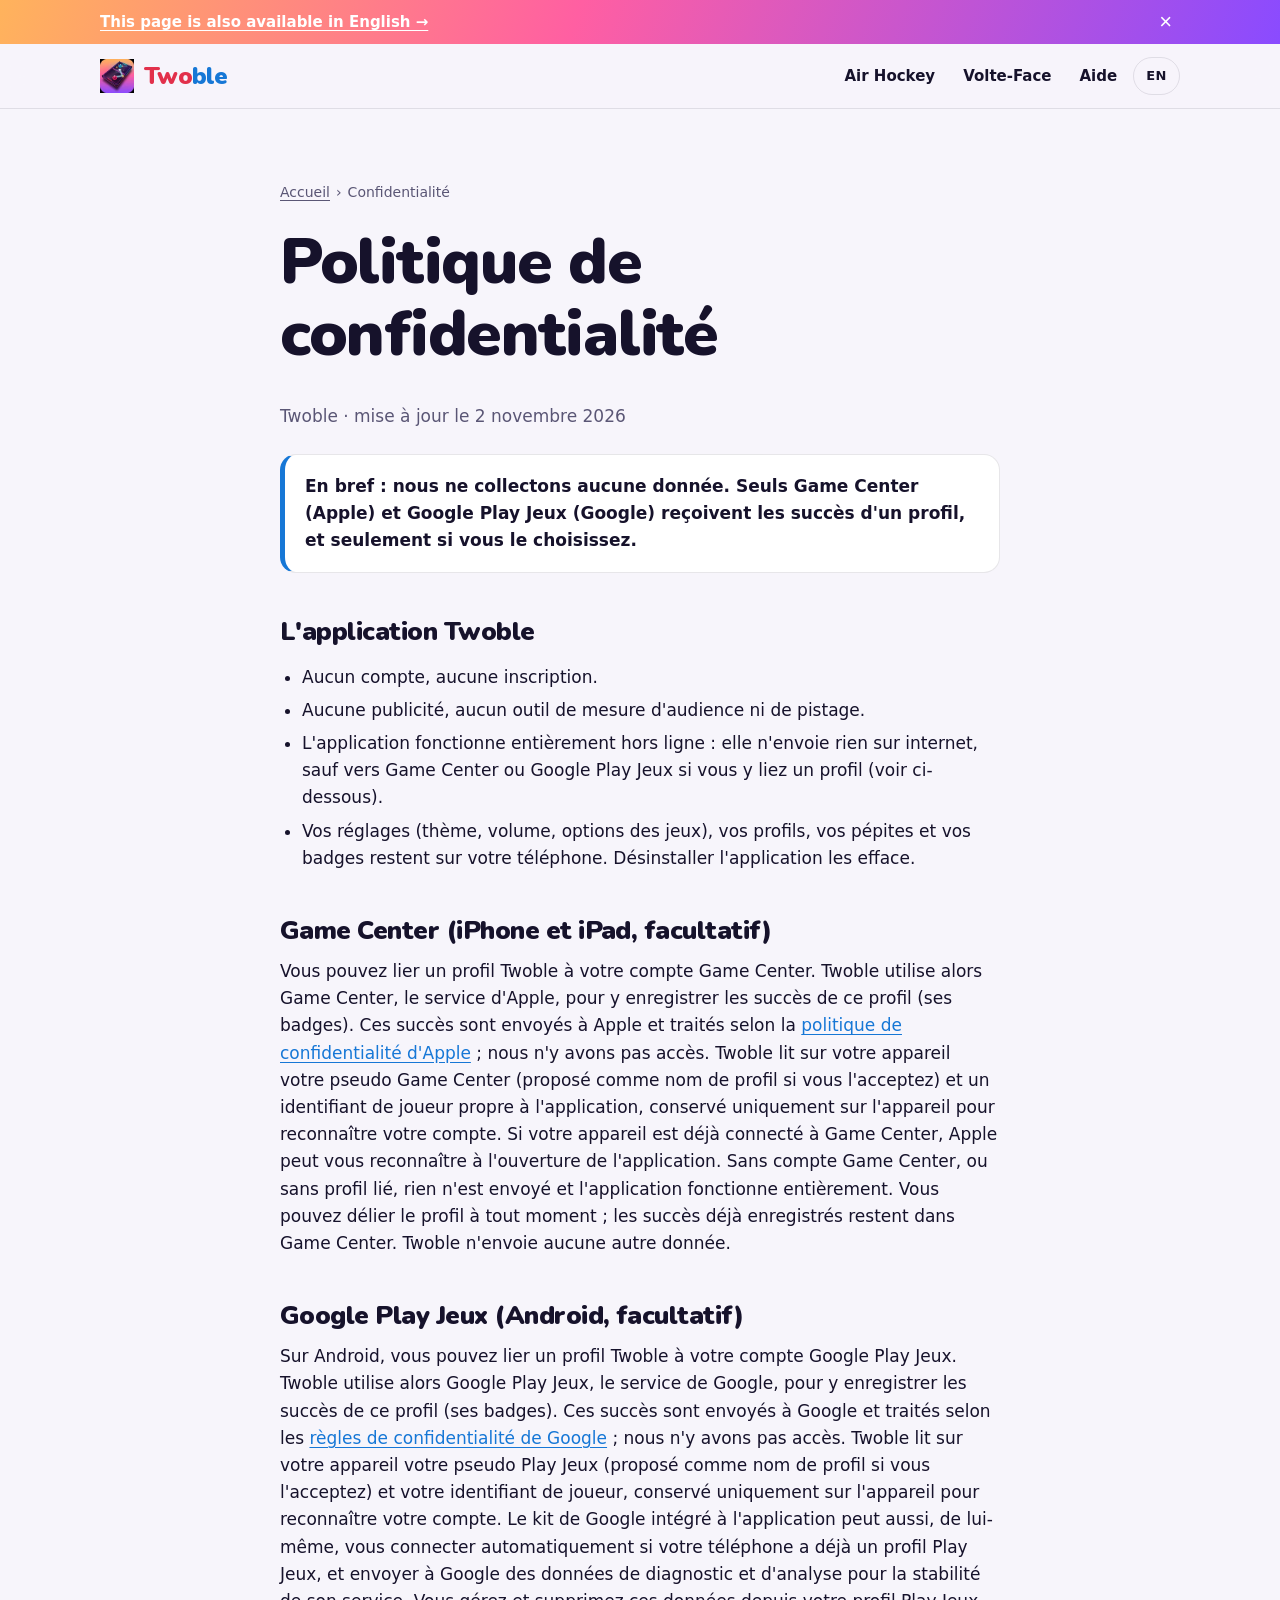
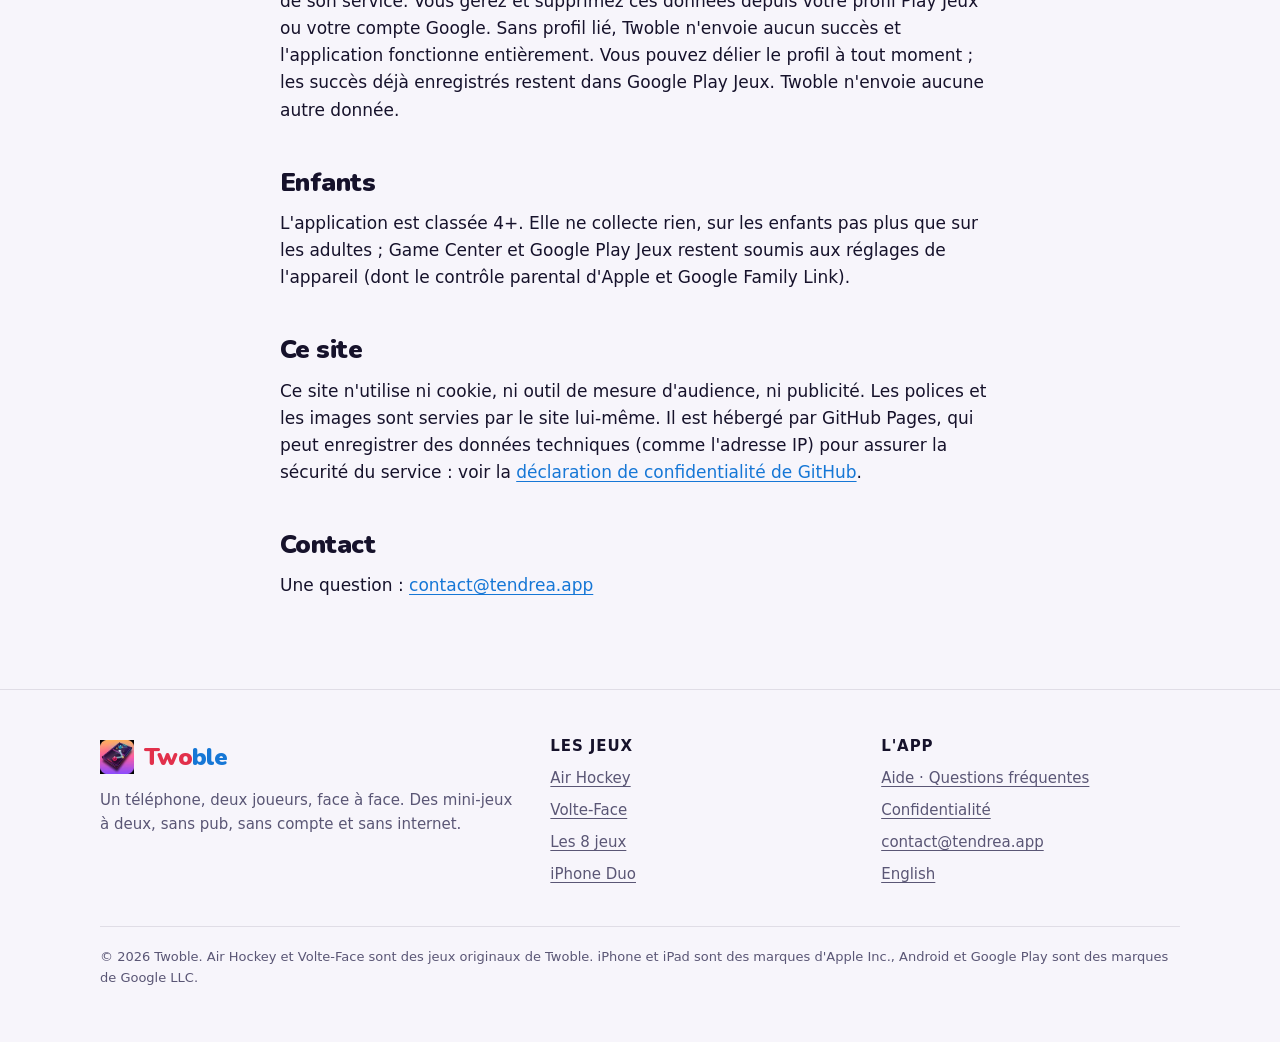
<file: privacy.html>
<!doctype html>
<html lang="fr">
<head>
<meta charset="utf-8">
<meta name="viewport" content="width=device-width, initial-scale=1, viewport-fit=cover">
<title>Confidentialité · Twoble : aucune donnée collectée</title>
<meta name="description" content="Twoble ne collecte aucune donnée : pas de compte, pas de pub, pas de pistage, 100 % hors ligne. Politique de confidentialité de l'application et de ce site.">
<link rel="canonical" href="https://me.bseb.it/twoble/privacy.html">
<link rel="alternate" hreflang="fr" href="https://me.bseb.it/twoble/privacy.html">
<link rel="alternate" hreflang="en" href="https://me.bseb.it/twoble/en/privacy.html">
<link rel="alternate" hreflang="x-default" href="https://me.bseb.it/twoble/en/privacy.html">
<meta name="robots" content="index, follow, max-image-preview:large">
<meta name="theme-color" content="#f7f5fb" media="(prefers-color-scheme: light)">
<meta name="theme-color" content="#090c1a" media="(prefers-color-scheme: dark)">
<meta name="color-scheme" content="light dark">
<meta name="apple-itunes-app" content="app-id=6828599340">
<meta property="og:type" content="website">
<meta property="og:site_name" content="Twoble">
<meta property="og:title" content="Confidentialité · Twoble : aucune donnée collectée">
<meta property="og:description" content="Twoble ne collecte aucune donnée : pas de compte, pas de pub, pas de pistage, 100 % hors ligne. Politique de confidentialité de l'application et de ce site.">
<meta property="og:url" content="https://me.bseb.it/twoble/privacy.html">
<meta property="og:image" content="https://me.bseb.it/twoble/assets/img/og-fr.jpg">
<meta property="og:image:width" content="1200">
<meta property="og:image:height" content="630">
<meta property="og:image:alt" content="Twoble : jeux à deux, face à face, sur un seul téléphone">
<meta property="og:locale" content="fr_FR">
<meta property="og:locale:alternate" content="en_US">
<meta name="twitter:card" content="summary_large_image">
<link rel="icon" type="image/png" sizes="32x32" href="favicon.png">
<link rel="icon" type="image/png" sizes="48x48" href="favicon-48.png">
<link rel="apple-touch-icon" href="apple-touch-icon.png">
<link rel="preload" href="assets/fonts/nunito-latin.woff2" as="font" type="font/woff2" crossorigin>
<link rel="stylesheet" href="assets/site.css?v=2026-11-02">
<script type="application/ld+json">{"@context":"https://schema.org","@graph":[{"@type":"WebSite","@id":"https://me.bseb.it/twoble/#website","name":"Twoble","url":"https://me.bseb.it/twoble/","inLanguage":["fr","en"]},{"@type":"WebPage","@id":"https://me.bseb.it/twoble/privacy.html#webpage","url":"https://me.bseb.it/twoble/privacy.html","name":"Confidentialité · Twoble : aucune donnée collectée","description":"Twoble ne collecte aucune donnée : pas de compte, pas de pub, pas de pistage, 100 % hors ligne. Politique de confidentialité de l'application et de ce site.","inLanguage":"fr","isPartOf":{"@id":"https://me.bseb.it/twoble/#website"},"primaryImageOfPage":"https://me.bseb.it/twoble/assets/img/og-fr.jpg","dateModified":"2026-11-02"},{"@type":"BreadcrumbList","itemListElement":[{"@type":"ListItem","position":1,"name":"Accueil","item":"https://me.bseb.it/twoble/"},{"@type":"ListItem","position":2,"name":"Confidentialité","item":"https://me.bseb.it/twoble/privacy.html"}]}]}</script>
</head>
<body>
<a class="skip" href="#main">Aller au contenu</a>
<div class="lang-hint" id="lang-hint" lang="en"><div class="wrap"><a href="en/privacy.html" hreflang="en">This page is also available in English →</a><button type="button" aria-label="Fermer">×</button></div></div>
<header class="site-header">
  <div class="wrap">
    <a class="logo" href="./" aria-label="Accueil Twoble"><img src="assets/img/icon-96.webp" width="34" height="34" alt=""><span class="wordmark"><span>Two</span><span>ble</span></span></a>
    <nav class="nav" aria-label="Navigation principale">
      <a href="air-hockey.html">Air Hockey</a>
      <a href="volte-face.html">Volte-Face</a>
      <a class="hide-sm" href="support.html">Aide</a>
      <a class="lang" href="en/privacy.html" hreflang="en" lang="en" title="English">EN</a>
    </nav>
  </div>
</header>
<main id="main">

<section>
  <div class="wrap narrow prose">
    <nav class="crumbs" aria-label="Fil d'Ariane"><ol><li><a href="./">Accueil</a></li><li><span aria-current="page">Confidentialité</span></li></ol></nav>
    <h1>Politique de confidentialité</h1>
    <p class="muted">Twoble · mise à jour le 2 novembre 2026</p>

    <div class="callout"><b>En bref : nous ne collectons aucune donnée. Seuls Game Center (Apple) et Google Play Jeux (Google) reçoivent les succès d'un profil, et seulement si vous le choisissez.</b></div>
    <h2>L'application Twoble</h2>
    <ul>
      <li>Aucun compte, aucune inscription.</li>
      <li>Aucune publicité, aucun outil de mesure d'audience ni de pistage.</li>
      <li>L'application fonctionne entièrement hors ligne : elle n'envoie rien sur internet, sauf vers Game Center ou Google Play Jeux si vous y liez un profil (voir ci-dessous).</li>
      <li>Vos réglages (thème, volume, options des jeux), vos profils, vos pépites et vos badges restent sur votre téléphone. Désinstaller l'application les efface.</li>
    </ul>

    <h2>Game Center (iPhone et iPad, facultatif)</h2>
    <p>Vous pouvez lier un profil Twoble à votre compte Game Center. Twoble utilise alors Game Center, le service d'Apple, pour y enregistrer les succès de ce profil (ses badges). Ces succès sont envoyés à Apple et traités selon la <a href="https://www.apple.com/fr/legal/privacy/" rel="noopener">politique de confidentialité d'Apple</a> ; nous n'y avons pas accès. Twoble lit sur votre appareil votre pseudo Game Center (proposé comme nom de profil si vous l'acceptez) et un identifiant de joueur propre à l'application, conservé uniquement sur l'appareil pour reconnaître votre compte. Si votre appareil est déjà connecté à Game Center, Apple peut vous reconnaître à l'ouverture de l'application. Sans compte Game Center, ou sans profil lié, rien n'est envoyé et l'application fonctionne entièrement. Vous pouvez délier le profil à tout moment ; les succès déjà enregistrés restent dans Game Center. Twoble n'envoie aucune autre donnée.</p>

    <h2>Google Play Jeux (Android, facultatif)</h2>
    <p>Sur Android, vous pouvez lier un profil Twoble à votre compte Google Play Jeux. Twoble utilise alors Google Play Jeux, le service de Google, pour y enregistrer les succès de ce profil (ses badges). Ces succès sont envoyés à Google et traités selon les <a href="https://policies.google.com/privacy?hl=fr" rel="noopener">règles de confidentialité de Google</a> ; nous n'y avons pas accès. Twoble lit sur votre appareil votre pseudo Play Jeux (proposé comme nom de profil si vous l'acceptez) et votre identifiant de joueur, conservé uniquement sur l'appareil pour reconnaître votre compte. Le kit de Google intégré à l'application peut aussi, de lui-même, vous connecter automatiquement si votre téléphone a déjà un profil Play Jeux, et envoyer à Google des données de diagnostic et d'analyse pour la stabilité de son service. Vous gérez et supprimez ces données depuis votre profil Play Jeux ou votre compte Google. Sans profil lié, Twoble n'envoie aucun succès et l'application fonctionne entièrement. Vous pouvez délier le profil à tout moment ; les succès déjà enregistrés restent dans Google Play Jeux. Twoble n'envoie aucune autre donnée.</p>

    <h2>Enfants</h2>
    <p>L'application est classée 4+. Elle ne collecte rien, sur les enfants pas plus que sur les adultes ; Game Center et Google Play Jeux restent soumis aux réglages de l'appareil (dont le contrôle parental d'Apple et Google Family Link).</p>

    <h2>Ce site</h2>
    <p>Ce site n'utilise ni cookie, ni outil de mesure d'audience, ni publicité. Les polices et les images sont servies par le site lui-même. Il est hébergé par GitHub Pages, qui peut enregistrer des données techniques (comme l'adresse IP) pour assurer la sécurité du service : voir la <a href="https://docs.github.com/fr/site-policy/privacy-policies/github-general-privacy-statement" rel="noopener">déclaration de confidentialité de GitHub</a>.</p>

    <h2>Contact</h2>
    <p>Une question : <a href="mailto:contact@tendrea.app">contact@tendrea.app</a></p>
  </div>
</section>
</main>
<footer class="site-footer">
  <div class="wrap">
    <div class="about">
      <a class="logo" href="./" aria-label="Accueil Twoble"><img src="assets/img/icon-96.webp" width="34" height="34" alt="" loading="lazy"><span class="wordmark"><span>Two</span><span>ble</span></span></a>
      <p style="margin-top:12px">Un téléphone, deux joueurs, face à face. Des mini-jeux à deux, sans pub, sans compte et sans internet.</p>
    </div>
    <div>
      <h2>Les jeux</h2>
      <ul>
        <li><a href="air-hockey.html">Air Hockey</a></li>
        <li><a href="volte-face.html">Volte-Face</a></li>
        <li><a href="./#jeux">Les 8 jeux</a></li>
        <li><a href="./#iphone-duo">iPhone Duo</a></li>
      </ul>
    </div>
    <div>
      <h2>L'app</h2>
      <ul>
        <li><a href="support.html">Aide · Questions fréquentes</a></li>
        <li><a href="privacy.html">Confidentialité</a></li>
        <li><a href="mailto:contact@tendrea.app">contact@tendrea.app</a></li>
        <li><a href="en/privacy.html" hreflang="en" lang="en">English</a></li>
      </ul>
    </div>
    <p class="legal">© 2026 Twoble. Air Hockey et Volte-Face sont des jeux originaux de Twoble. iPhone et iPad sont des marques d'Apple Inc., Android et Google Play sont des marques de Google LLC.</p>
  </div>
</footer>
<script>
(function () {
  var key = 'twoble-lang-hint', el = document.getElementById('lang-hint');
  try { if (localStorage.getItem(key)) return; } catch (e) {}
  var langs = navigator.languages && navigator.languages.length ? navigator.languages : [navigator.language || ''];
  var fr = function (l) { return String(l).toLowerCase().indexOf('fr') === 0; };
  var show = document.documentElement.lang === 'fr' ? !langs.some(fr) : fr(langs[0]);
  if (!show) return;
  el.className += ' show';
  el.querySelector('button').onclick = function () {
    el.className = 'lang-hint';
    try { localStorage.setItem(key, '1'); } catch (e) {}
  };
})();
</script>
</body>
</html>
</file>
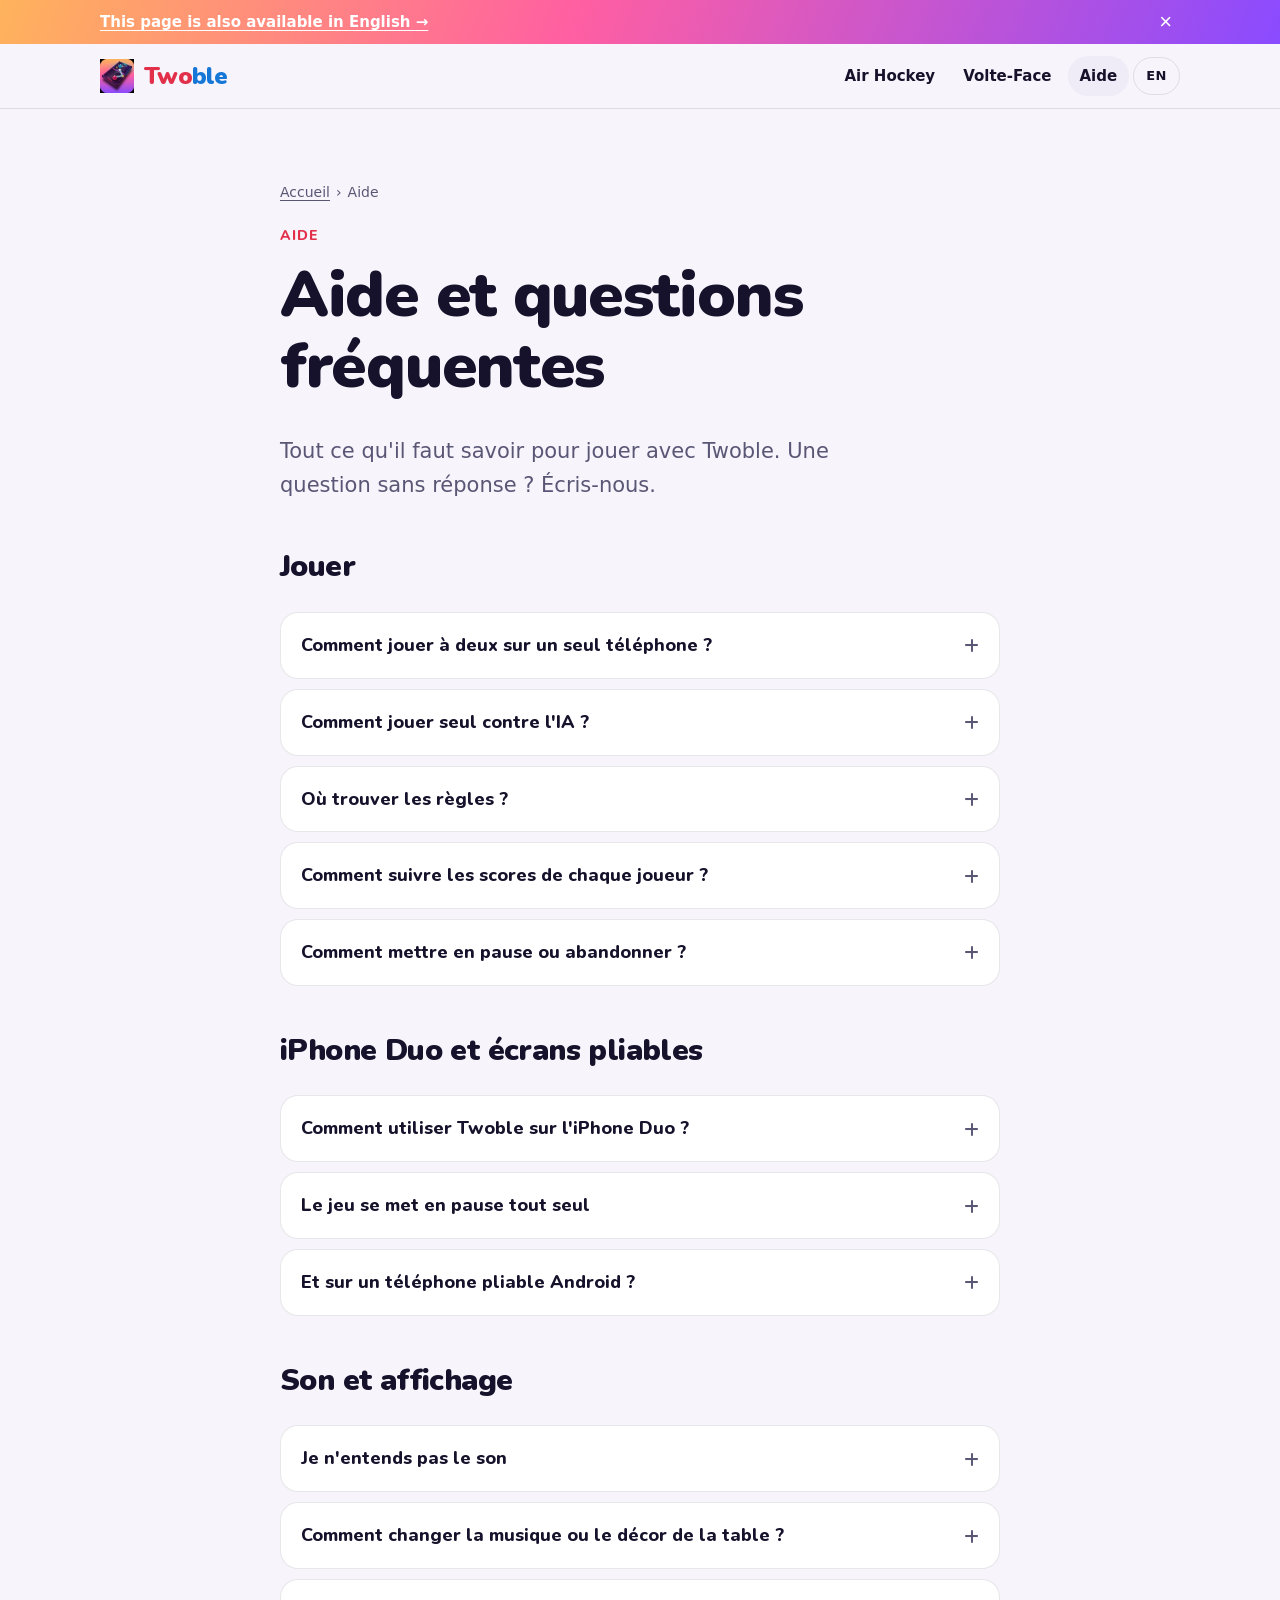
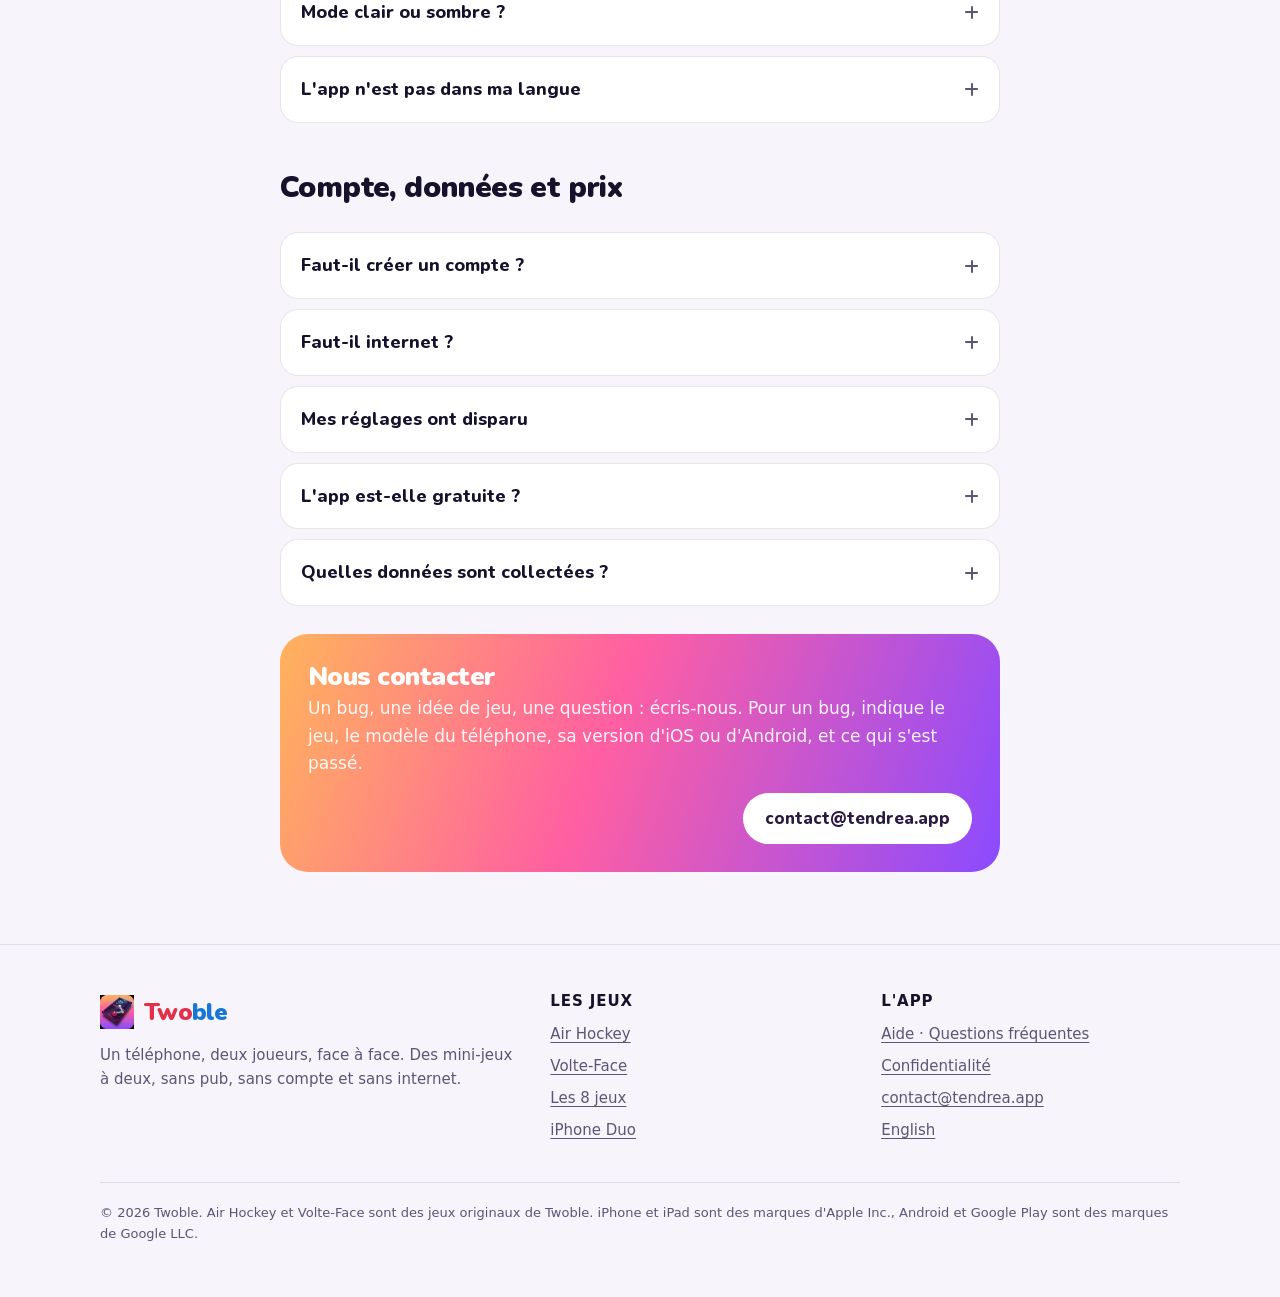
<file: support.html>
<!doctype html>
<html lang="fr">
<head>
<meta charset="utf-8">
<meta name="viewport" content="width=device-width, initial-scale=1, viewport-fit=cover">
<title>Aide et questions fréquentes · Twoble</title>
<meta name="description" content="Jouer à deux sur un téléphone, iPhone Duo, son, pause automatique, langues, réglages : les réponses aux questions sur Twoble, et comment nous contacter.">
<link rel="canonical" href="https://me.bseb.it/twoble/support.html">
<link rel="alternate" hreflang="fr" href="https://me.bseb.it/twoble/support.html">
<link rel="alternate" hreflang="en" href="https://me.bseb.it/twoble/en/support.html">
<link rel="alternate" hreflang="x-default" href="https://me.bseb.it/twoble/en/support.html">
<meta name="robots" content="index, follow, max-image-preview:large">
<meta name="theme-color" content="#f7f5fb" media="(prefers-color-scheme: light)">
<meta name="theme-color" content="#090c1a" media="(prefers-color-scheme: dark)">
<meta name="color-scheme" content="light dark">
<meta name="apple-itunes-app" content="app-id=6828599340">
<meta property="og:type" content="website">
<meta property="og:site_name" content="Twoble">
<meta property="og:title" content="Aide et questions fréquentes · Twoble">
<meta property="og:description" content="Jouer à deux sur un téléphone, iPhone Duo, son, pause automatique, langues, réglages : les réponses aux questions sur Twoble, et comment nous contacter.">
<meta property="og:url" content="https://me.bseb.it/twoble/support.html">
<meta property="og:image" content="https://me.bseb.it/twoble/assets/img/og-fr.jpg">
<meta property="og:image:width" content="1200">
<meta property="og:image:height" content="630">
<meta property="og:image:alt" content="Twoble : jeux à deux, face à face, sur un seul téléphone">
<meta property="og:locale" content="fr_FR">
<meta property="og:locale:alternate" content="en_US">
<meta name="twitter:card" content="summary_large_image">
<link rel="icon" type="image/png" sizes="32x32" href="favicon.png">
<link rel="icon" type="image/png" sizes="48x48" href="favicon-48.png">
<link rel="apple-touch-icon" href="apple-touch-icon.png">
<link rel="preload" href="assets/fonts/nunito-latin.woff2" as="font" type="font/woff2" crossorigin>
<link rel="stylesheet" href="assets/site.css?v=2026-11-02">
<script type="application/ld+json">{"@context":"https://schema.org","@graph":[{"@type":"WebSite","@id":"https://me.bseb.it/twoble/#website","name":"Twoble","url":"https://me.bseb.it/twoble/","inLanguage":["fr","en"]},{"@type":"WebPage","@id":"https://me.bseb.it/twoble/support.html#webpage","url":"https://me.bseb.it/twoble/support.html","name":"Aide et questions fréquentes · Twoble","description":"Jouer à deux sur un téléphone, iPhone Duo, son, pause automatique, langues, réglages : les réponses aux questions sur Twoble, et comment nous contacter.","inLanguage":"fr","isPartOf":{"@id":"https://me.bseb.it/twoble/#website"},"primaryImageOfPage":"https://me.bseb.it/twoble/assets/img/og-fr.jpg","dateModified":"2026-11-02"},{"@type":"BreadcrumbList","itemListElement":[{"@type":"ListItem","position":1,"name":"Accueil","item":"https://me.bseb.it/twoble/"},{"@type":"ListItem","position":2,"name":"Aide","item":"https://me.bseb.it/twoble/support.html"}]},{"@type":"FAQPage","mainEntity":[{"@type":"Question","name":"Comment jouer à deux sur un seul téléphone ?","acceptedAnswer":{"@type":"Answer","text":"Pose le téléphone à plat entre vous, face à face. Chacun joue sur sa moitié de l'écran : Rouge en bas, Bleu en haut. Les textes et les scores sont tournés vers chaque joueur."}},{"@type":"Question","name":"Comment jouer seul contre l'IA ?","acceptedAnswer":{"@type":"Answer","text":"Touche un jeu sur l'accueil, puis choisis IA facile, IA moyenne ou IA difficile dans Adversaire, et touche Jouer."}},{"@type":"Question","name":"Où trouver les règles ?","acceptedAnswer":{"@type":"Answer","text":"Sur la fiche de chaque jeu, touche Règles. Une BD à deux voix, « Comment jouer », les raconte aussi. Pour deux jeux, elles sont détaillées ici : règles de l'Air Hockey et règles de Volte-Face."}},{"@type":"Question","name":"Comment suivre les scores de chaque joueur ?","acceptedAnswer":{"@type":"Answer","text":"Crée un profil par joueur, un prénom et un avatar. Twoble compte ses victoires, ses défaites et ses face-à-face, tient un classement Elo et un podium, et lui fait gagner des badges. Tout reste sur le téléphone, sans compte. Tu peux lier un profil à Game Center (iPhone et iPad) ou à Google Play Jeux (Android) pour y retrouver ses badges en succès (facultatif)."}},{"@type":"Question","name":"Comment mettre en pause ou abandonner ?","acceptedAnswer":{"@type":"Answer","text":"Touche le bouton pause (deux barres). Tu peux reprendre, recommencer le match ou quitter la partie. À la fin, choisis Revanche, Changer les options ou Retour aux jeux."}},{"@type":"Question","name":"Comment utiliser Twoble sur l'iPhone Duo ?","acceptedAnswer":{"@type":"Answer","text":"Déplie l'iPhone Duo et pose-le à plat entre vous : la pliure devient la ligne du milieu et chacun a son panneau. Fermé, l'app fonctionne aussi sur l'écran extérieur."}},{"@type":"Question","name":"Le jeu se met en pause tout seul","acceptedAnswer":{"@type":"Answer","text":"C'est voulu : quand on plie, déplie ou tourne le téléphone, la partie se met en pause pour que chacun se replace. Touche Reprendre."}},{"@type":"Question","name":"Et sur un téléphone pliable Android ?","acceptedAnswer":{"@type":"Answer","text":"Même principe : déplie-le, pose-le à plat, et la pliure sépare les deux camps."}},{"@type":"Question","name":"Je n'entends pas le son","acceptedAnswer":{"@type":"Answer","text":"Vérifie le volume du téléphone, puis les curseurs Musique, Ambiance et Effets dans les Paramètres de l'app (la roue dentée sur l'accueil)."}},{"@type":"Question","name":"Comment changer la musique ou le décor de la table ?","acceptedAnswer":{"@type":"Answer","text":"Ouvre les Paramètres depuis l'accueil ou depuis la fiche d'un jeu. Tu y trouves le thème sonore du jeu (tu peux écouter chaque ambiance) et, pour l'Air Hockey, le thème visuel de la table."}},{"@type":"Question","name":"Mode clair ou sombre ?","acceptedAnswer":{"@type":"Answer","text":"Dans Paramètres › Apparence : Auto suit le réglage du téléphone, ou choisis Clair ou Sombre."}},{"@type":"Question","name":"L'app n'est pas dans ma langue","acceptedAnswer":{"@type":"Answer","text":"Twoble suit la langue du téléphone et existe en 14 langues. Si ta langue n'en fait pas partie, l'app s'affiche en anglais."}},{"@type":"Question","name":"Faut-il créer un compte ?","acceptedAnswer":{"@type":"Answer","text":"Non. Il n'y a pas de compte : tu ouvres l'app et tu joues."}},{"@type":"Question","name":"Faut-il internet ?","acceptedAnswer":{"@type":"Answer","text":"Non. L'app fonctionne entièrement hors ligne."}},{"@type":"Question","name":"Mes réglages ont disparu","acceptedAnswer":{"@type":"Answer","text":"Les réglages (apparence, volumes, options des jeux), les profils, les pépites et les badges sont gardés sur le téléphone uniquement. Désinstaller l'app les efface, et ils ne passent pas d'un appareil à l'autre."}},{"@type":"Question","name":"L'app est-elle gratuite ?","acceptedAnswer":{"@type":"Answer","text":"Oui, Twoble est gratuit et sans publicité."}},{"@type":"Question","name":"Quelles données sont collectées ?","acceptedAnswer":{"@type":"Answer","text":"Aucune de notre côté. Seuls Game Center (Apple) et Google Play Jeux (Google) reçoivent les succès d'un profil si vous l'y liez. Voir la politique de confidentialité."}}]}]}</script>
</head>
<body>
<a class="skip" href="#main">Aller au contenu</a>
<div class="lang-hint" id="lang-hint" lang="en"><div class="wrap"><a href="en/support.html" hreflang="en">This page is also available in English →</a><button type="button" aria-label="Fermer">×</button></div></div>
<header class="site-header">
  <div class="wrap">
    <a class="logo" href="./" aria-label="Accueil Twoble"><img src="assets/img/icon-96.webp" width="34" height="34" alt=""><span class="wordmark"><span>Two</span><span>ble</span></span></a>
    <nav class="nav" aria-label="Navigation principale">
      <a href="air-hockey.html">Air Hockey</a>
      <a href="volte-face.html">Volte-Face</a>
      <a class="hide-sm" href="support.html" aria-current="page">Aide</a>
      <a class="lang" href="en/support.html" hreflang="en" lang="en" title="English">EN</a>
    </nav>
  </div>
</header>
<main id="main">

<section>
  <div class="wrap narrow">
    <nav class="crumbs" aria-label="Fil d'Ariane"><ol><li><a href="./">Accueil</a></li><li><span aria-current="page">Aide</span></li></ol></nav>
    <span class="eyebrow">Aide</span>
    <h1>Aide et questions fréquentes</h1>
    <p class="lead">Tout ce qu'il faut savoir pour jouer avec Twoble. Une question sans réponse ? Écris-nous.</p>
    <div class="faq-group"><h2>Jouer</h2><div class="faq"><details><summary>Comment jouer à deux sur un seul téléphone ?</summary><div><p>Pose le téléphone à plat entre vous, face à face. Chacun joue sur sa moitié de l'écran : Rouge en bas, Bleu en haut. Les textes et les scores sont tournés vers chaque joueur.</p></div></details><details><summary>Comment jouer seul contre l'IA ?</summary><div><p>Touche un jeu sur l'accueil, puis choisis <b>IA facile</b>, <b>IA moyenne</b> ou <b>IA difficile</b> dans <b>Adversaire</b>, et touche <b>Jouer</b>.</p></div></details><details><summary>Où trouver les règles ?</summary><div><p>Sur la fiche de chaque jeu, touche <b>Règles</b>. Une BD à deux voix, « Comment jouer », les raconte aussi. Pour deux jeux, elles sont détaillées ici : <a href="air-hockey.html">règles de l'Air Hockey</a> et <a href="volte-face.html">règles de Volte-Face</a>.</p></div></details><details><summary>Comment suivre les scores de chaque joueur ?</summary><div><p>Crée un profil par joueur, un prénom et un avatar. Twoble compte ses victoires, ses défaites et ses face-à-face, tient un classement Elo et un podium, et lui fait gagner des badges. Tout reste sur le téléphone, sans compte. Tu peux lier un profil à Game Center (iPhone et iPad) ou à Google Play Jeux (Android) pour y retrouver ses badges en succès (facultatif).</p></div></details><details><summary>Comment mettre en pause ou abandonner ?</summary><div><p>Touche le bouton pause (deux barres). Tu peux reprendre, recommencer le match ou quitter la partie. À la fin, choisis <b>Revanche</b>, <b>Changer les options</b> ou <b>Retour aux jeux</b>.</p></div></details></div></div>
<div class="faq-group"><h2>iPhone Duo et écrans pliables</h2><div class="faq"><details><summary>Comment utiliser Twoble sur l'iPhone Duo ?</summary><div><p>Déplie l'iPhone Duo et pose-le à plat entre vous : la pliure devient la ligne du milieu et chacun a son panneau. Fermé, l'app fonctionne aussi sur l'écran extérieur.</p></div></details><details><summary>Le jeu se met en pause tout seul</summary><div><p>C'est voulu : quand on plie, déplie ou tourne le téléphone, la partie se met en pause pour que chacun se replace. Touche <b>Reprendre</b>.</p></div></details><details><summary>Et sur un téléphone pliable Android ?</summary><div><p>Même principe : déplie-le, pose-le à plat, et la pliure sépare les deux camps.</p></div></details></div></div>
<div class="faq-group"><h2>Son et affichage</h2><div class="faq"><details><summary>Je n'entends pas le son</summary><div><p>Vérifie le volume du téléphone, puis les curseurs <b>Musique</b>, <b>Ambiance</b> et <b>Effets</b> dans les <b>Paramètres</b> de l'app (la roue dentée sur l'accueil).</p></div></details><details><summary>Comment changer la musique ou le décor de la table ?</summary><div><p>Ouvre les <b>Paramètres</b> depuis l'accueil ou depuis la fiche d'un jeu. Tu y trouves le <b>thème sonore</b> du jeu (tu peux écouter chaque ambiance) et, pour l'Air Hockey, le <b>thème visuel</b> de la table.</p></div></details><details><summary>Mode clair ou sombre ?</summary><div><p>Dans <b>Paramètres › Apparence</b> : <b>Auto</b> suit le réglage du téléphone, ou choisis <b>Clair</b> ou <b>Sombre</b>.</p></div></details><details><summary>L'app n'est pas dans ma langue</summary><div><p>Twoble suit la langue du téléphone et existe en 14 langues. Si ta langue n'en fait pas partie, l'app s'affiche en anglais.</p></div></details></div></div>
<div class="faq-group"><h2>Compte, données et prix</h2><div class="faq"><details><summary>Faut-il créer un compte ?</summary><div><p>Non. Il n'y a pas de compte : tu ouvres l'app et tu joues.</p></div></details><details><summary>Faut-il internet ?</summary><div><p>Non. L'app fonctionne entièrement hors ligne.</p></div></details><details><summary>Mes réglages ont disparu</summary><div><p>Les réglages (apparence, volumes, options des jeux), les profils, les pépites et les badges sont gardés sur le téléphone uniquement. Désinstaller l'app les efface, et ils ne passent pas d'un appareil à l'autre.</p></div></details><details><summary>L'app est-elle gratuite ?</summary><div><p>Oui, Twoble est gratuit et sans publicité.</p></div></details><details><summary>Quelles données sont collectées ?</summary><div><p>Aucune de notre côté. Seuls Game Center (Apple) et Google Play Jeux (Google) reçoivent les succès d'un profil si vous l'y liez. Voir la <a href="privacy.html">politique de confidentialité</a>.</p></div></details></div></div>
    <div class="contact-card" id="contact">
      <div>
        <h2>Nous contacter</h2>
        <p>Un bug, une idée de jeu, une question : écris-nous. Pour un bug, indique le jeu, le modèle du téléphone, sa version d'iOS ou d'Android, et ce qui s'est passé.</p>
      </div>
      <a class="btn" href="mailto:contact@tendrea.app?subject=Twoble">contact@tendrea.app</a>
    </div>
  </div>
</section>
</main>
<footer class="site-footer">
  <div class="wrap">
    <div class="about">
      <a class="logo" href="./" aria-label="Accueil Twoble"><img src="assets/img/icon-96.webp" width="34" height="34" alt="" loading="lazy"><span class="wordmark"><span>Two</span><span>ble</span></span></a>
      <p style="margin-top:12px">Un téléphone, deux joueurs, face à face. Des mini-jeux à deux, sans pub, sans compte et sans internet.</p>
    </div>
    <div>
      <h2>Les jeux</h2>
      <ul>
        <li><a href="air-hockey.html">Air Hockey</a></li>
        <li><a href="volte-face.html">Volte-Face</a></li>
        <li><a href="./#jeux">Les 8 jeux</a></li>
        <li><a href="./#iphone-duo">iPhone Duo</a></li>
      </ul>
    </div>
    <div>
      <h2>L'app</h2>
      <ul>
        <li><a href="support.html">Aide · Questions fréquentes</a></li>
        <li><a href="privacy.html">Confidentialité</a></li>
        <li><a href="mailto:contact@tendrea.app">contact@tendrea.app</a></li>
        <li><a href="en/support.html" hreflang="en" lang="en">English</a></li>
      </ul>
    </div>
    <p class="legal">© 2026 Twoble. Air Hockey et Volte-Face sont des jeux originaux de Twoble. iPhone et iPad sont des marques d'Apple Inc., Android et Google Play sont des marques de Google LLC.</p>
  </div>
</footer>
<script>
(function () {
  var key = 'twoble-lang-hint', el = document.getElementById('lang-hint');
  try { if (localStorage.getItem(key)) return; } catch (e) {}
  var langs = navigator.languages && navigator.languages.length ? navigator.languages : [navigator.language || ''];
  var fr = function (l) { return String(l).toLowerCase().indexOf('fr') === 0; };
  var show = document.documentElement.lang === 'fr' ? !langs.some(fr) : fr(langs[0]);
  if (!show) return;
  el.className += ' show';
  el.querySelector('button').onclick = function () {
    el.className = 'lang-hint';
    try { localStorage.setItem(key, '1'); } catch (e) {}
  };
})();
</script>
</body>
</html>
</file>
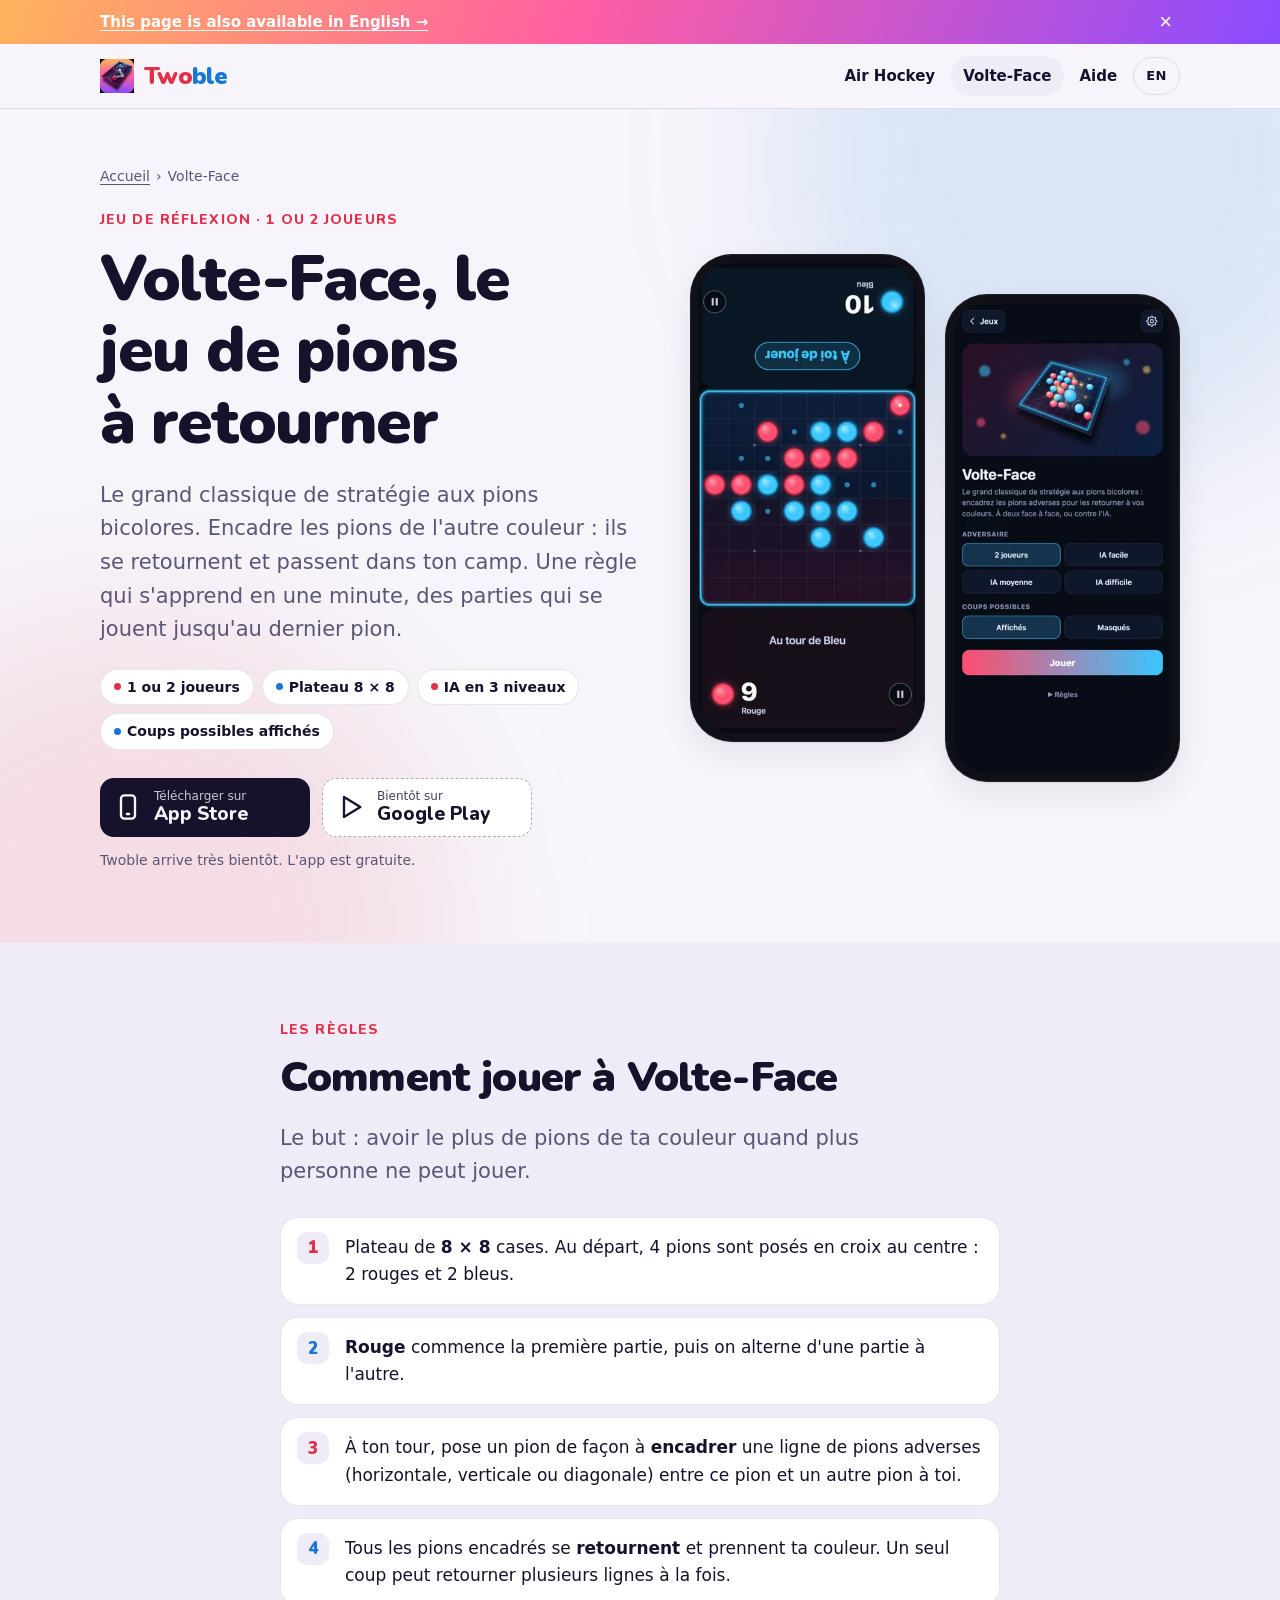
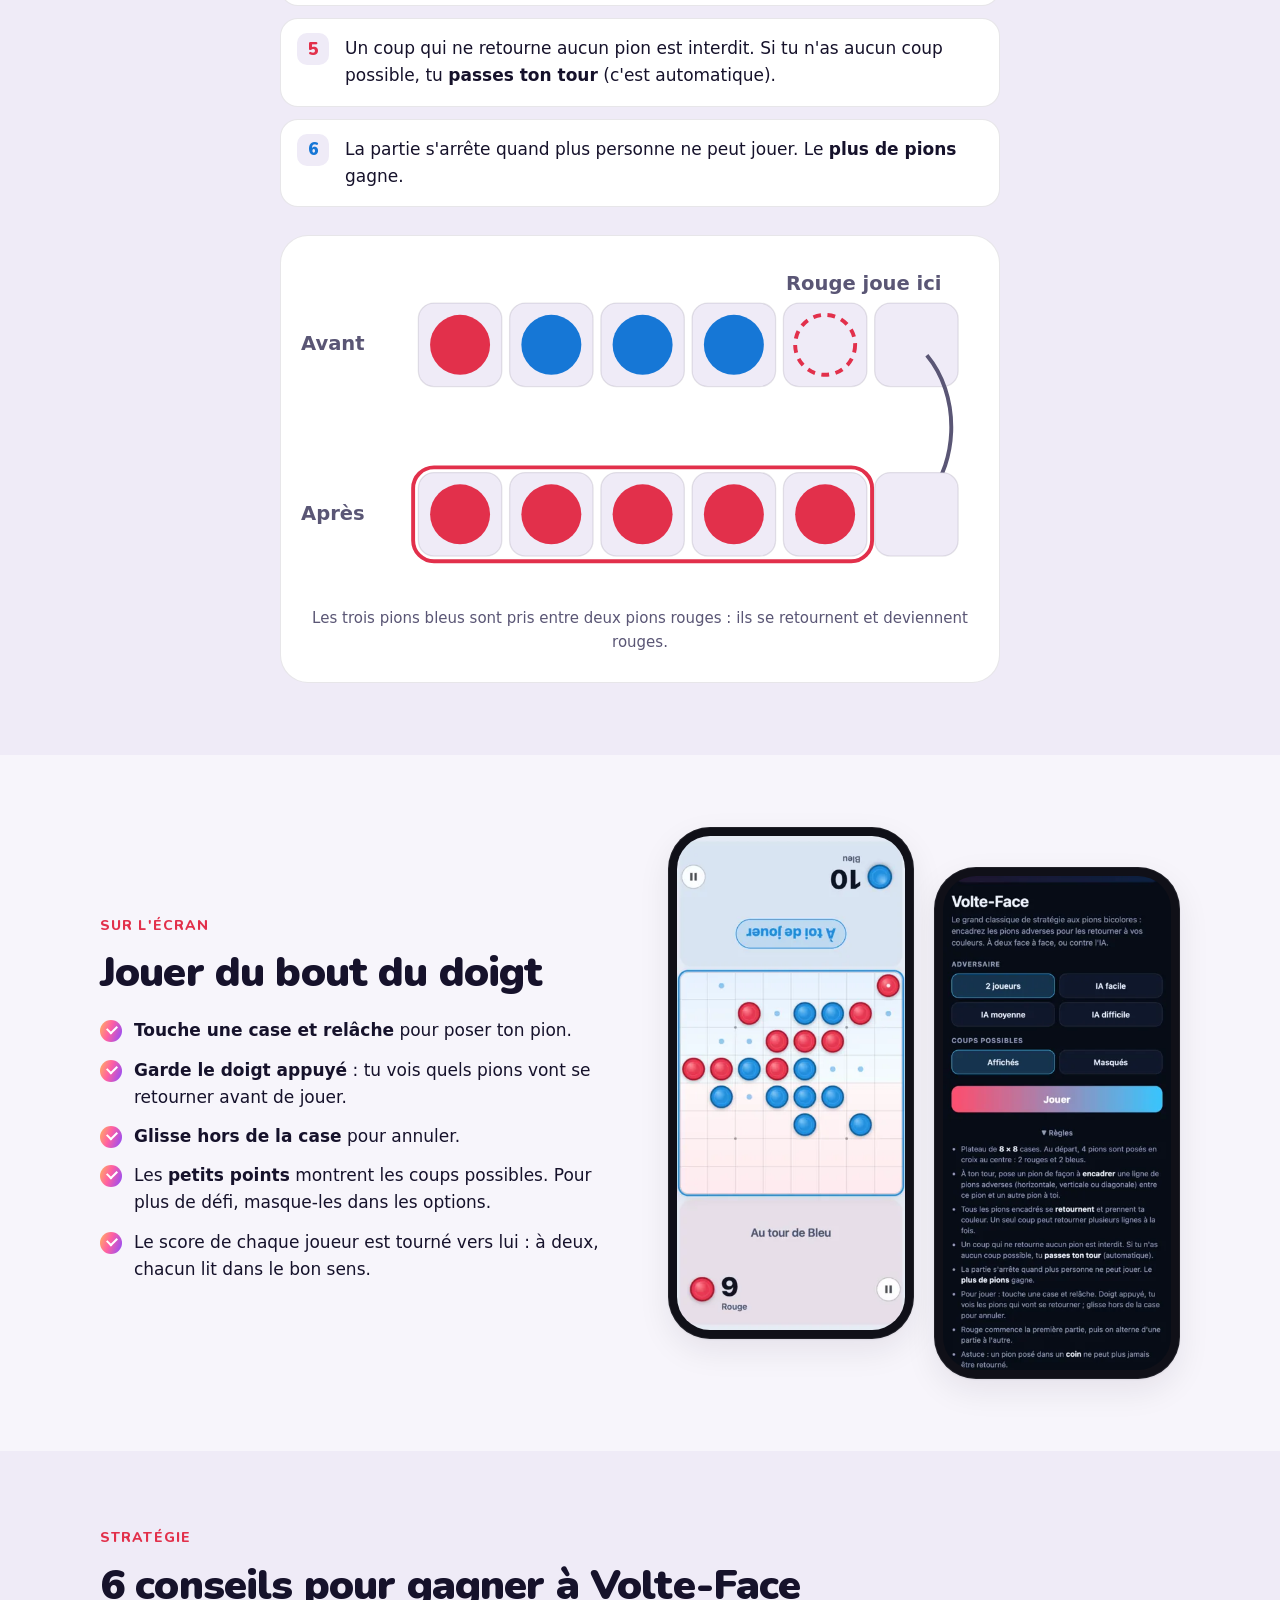
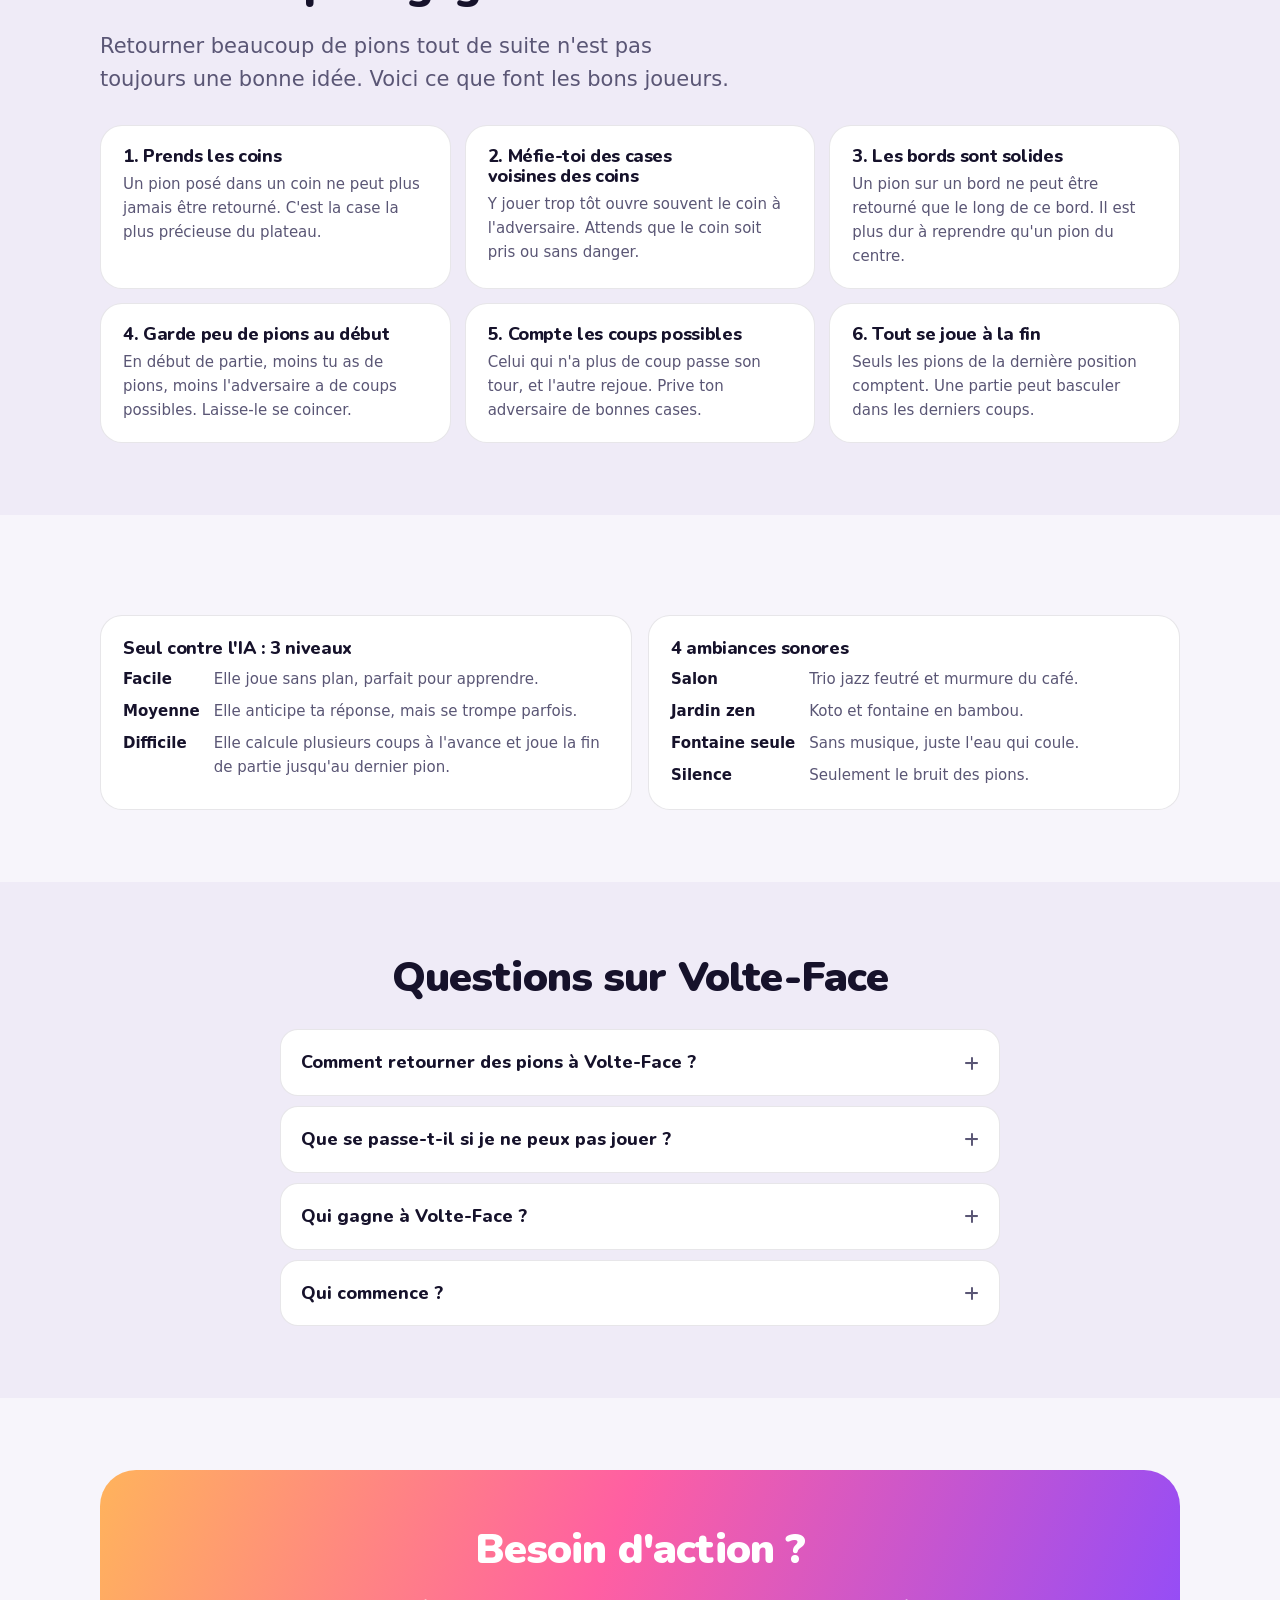
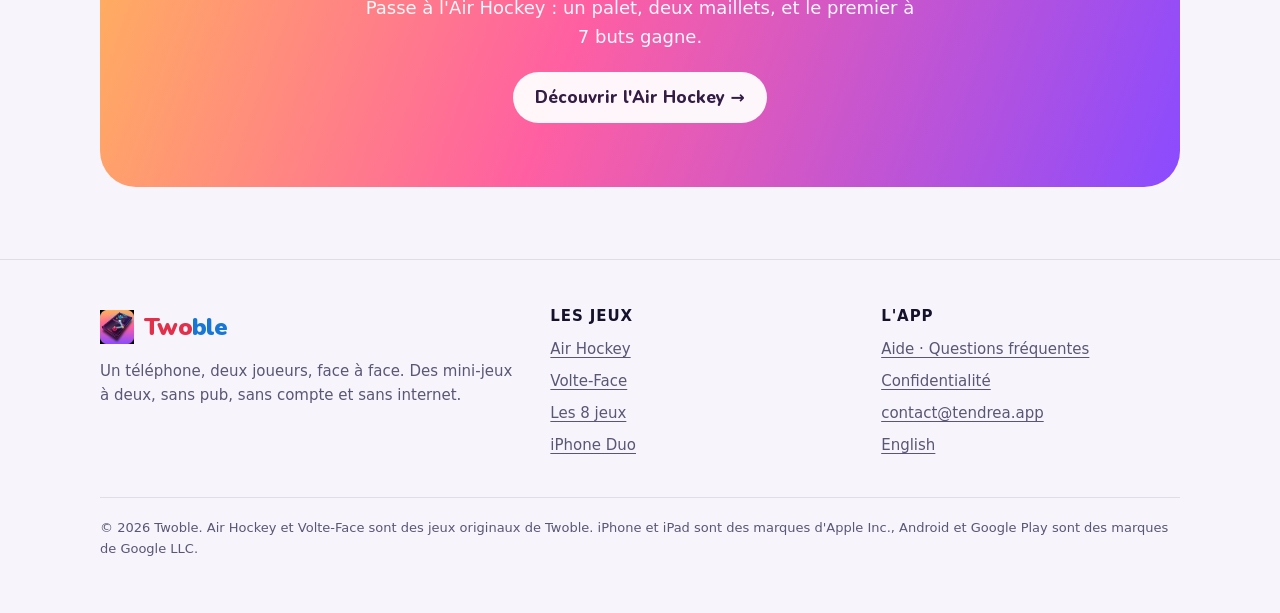
<file: volte-face.html>
<!doctype html>
<html lang="fr">
<head>
<meta charset="utf-8">
<meta name="viewport" content="width=device-width, initial-scale=1, viewport-fit=cover">
<title>Volte-Face : règles et stratégie du jeu de pions · Twoble</title>
<meta name="description" content="Comment jouer à Volte-Face : encadre les pions adverses pour les retourner. Règles, exemple illustré, stratégie et IA en 3 niveaux, à deux ou seul.">
<link rel="canonical" href="https://me.bseb.it/twoble/volte-face.html">
<link rel="alternate" hreflang="fr" href="https://me.bseb.it/twoble/volte-face.html">
<link rel="alternate" hreflang="en" href="https://me.bseb.it/twoble/en/volte-face.html">
<link rel="alternate" hreflang="x-default" href="https://me.bseb.it/twoble/en/volte-face.html">
<meta name="robots" content="index, follow, max-image-preview:large">
<meta name="theme-color" content="#f7f5fb" media="(prefers-color-scheme: light)">
<meta name="theme-color" content="#090c1a" media="(prefers-color-scheme: dark)">
<meta name="color-scheme" content="light dark">
<meta name="apple-itunes-app" content="app-id=6828599340">
<meta property="og:type" content="website">
<meta property="og:site_name" content="Twoble">
<meta property="og:title" content="Volte-Face : règles et stratégie du jeu de pions · Twoble">
<meta property="og:description" content="Comment jouer à Volte-Face : encadre les pions adverses pour les retourner. Règles, exemple illustré, stratégie et IA en 3 niveaux, à deux ou seul.">
<meta property="og:url" content="https://me.bseb.it/twoble/volte-face.html">
<meta property="og:image" content="https://me.bseb.it/twoble/assets/img/og-fr.jpg">
<meta property="og:image:width" content="1200">
<meta property="og:image:height" content="630">
<meta property="og:image:alt" content="Twoble : jeux à deux, face à face, sur un seul téléphone">
<meta property="og:locale" content="fr_FR">
<meta property="og:locale:alternate" content="en_US">
<meta name="twitter:card" content="summary_large_image">
<link rel="icon" type="image/png" sizes="32x32" href="favicon.png">
<link rel="icon" type="image/png" sizes="48x48" href="favicon-48.png">
<link rel="apple-touch-icon" href="apple-touch-icon.png">
<link rel="preload" href="assets/fonts/nunito-latin.woff2" as="font" type="font/woff2" crossorigin>
<link rel="stylesheet" href="assets/site.css?v=2026-11-02">
<script type="application/ld+json">{"@context":"https://schema.org","@graph":[{"@type":"WebSite","@id":"https://me.bseb.it/twoble/#website","name":"Twoble","url":"https://me.bseb.it/twoble/","inLanguage":["fr","en"]},{"@type":"WebPage","@id":"https://me.bseb.it/twoble/volte-face.html#webpage","url":"https://me.bseb.it/twoble/volte-face.html","name":"Volte-Face : règles et stratégie du jeu de pions · Twoble","description":"Comment jouer à Volte-Face : encadre les pions adverses pour les retourner. Règles, exemple illustré, stratégie et IA en 3 niveaux, à deux ou seul.","inLanguage":"fr","isPartOf":{"@id":"https://me.bseb.it/twoble/#website"},"primaryImageOfPage":"https://me.bseb.it/twoble/assets/img/og-fr.jpg","dateModified":"2026-11-02"},{"@type":"BreadcrumbList","itemListElement":[{"@type":"ListItem","position":1,"name":"Accueil","item":"https://me.bseb.it/twoble/"},{"@type":"ListItem","position":2,"name":"Volte-Face","item":"https://me.bseb.it/twoble/volte-face.html"}]},{"@type":"VideoGame","name":"Volte-Face","description":"Comment jouer à Volte-Face : encadre les pions adverses pour les retourner. Règles, exemple illustré, stratégie et IA en 3 niveaux, à deux ou seul.","url":"https://me.bseb.it/twoble/volte-face.html","inLanguage":"fr","genre":["Jeu de plateau","Stratégie","Réflexion"],"gamePlatform":["iOS","iPadOS","Android"],"playMode":["SinglePlayer","MultiPlayer"],"numberOfPlayers":{"@type":"QuantitativeValue","minValue":1,"maxValue":2},"isPartOf":{"@id":"https://me.bseb.it/twoble/#app"},"image":"https://me.bseb.it/twoble/assets/img/og-fr.jpg"},{"@type":"FAQPage","mainEntity":[{"@type":"Question","name":"Comment retourner des pions à Volte-Face ?","acceptedAnswer":{"@type":"Answer","text":"Pose un pion de façon à encadrer une ligne de pions adverses, horizontale, verticale ou diagonale, entre ce pion et un autre pion à toi. Tous les pions encadrés se retournent et prennent ta couleur."}},{"@type":"Question","name":"Que se passe-t-il si je ne peux pas jouer ?","acceptedAnswer":{"@type":"Answer","text":"Si tu n'as aucun coup possible, tu passes ton tour automatiquement et l'adversaire rejoue. La partie s'arrête quand plus personne ne peut jouer."}},{"@type":"Question","name":"Qui gagne à Volte-Face ?","acceptedAnswer":{"@type":"Answer","text":"Le joueur qui a le plus de pions de sa couleur sur le plateau à la fin de la partie. L'égalité est possible."}},{"@type":"Question","name":"Qui commence ?","acceptedAnswer":{"@type":"Answer","text":"Rouge commence la première partie, puis on alterne d'une partie à l'autre."}}]}]}</script>
</head>
<body>
<a class="skip" href="#main">Aller au contenu</a>
<div class="lang-hint" id="lang-hint" lang="en"><div class="wrap"><a href="en/volte-face.html" hreflang="en">This page is also available in English →</a><button type="button" aria-label="Fermer">×</button></div></div>
<header class="site-header">
  <div class="wrap">
    <a class="logo" href="./" aria-label="Accueil Twoble"><img src="assets/img/icon-96.webp" width="34" height="34" alt=""><span class="wordmark"><span>Two</span><span>ble</span></span></a>
    <nav class="nav" aria-label="Navigation principale">
      <a href="air-hockey.html">Air Hockey</a>
      <a href="volte-face.html" aria-current="page">Volte-Face</a>
      <a class="hide-sm" href="support.html">Aide</a>
      <a class="lang" href="en/volte-face.html" hreflang="en" lang="en" title="English">EN</a>
    </nav>
  </div>
</header>
<main id="main">

<section class="hero">
  <div class="wrap">
    <div>
      <nav class="crumbs" aria-label="Fil d'Ariane"><ol><li><a href="./">Accueil</a></li><li><span aria-current="page">Volte-Face</span></li></ol></nav>
      <span class="eyebrow">Jeu de réflexion · 1 ou 2 joueurs</span>
      <h1>Volte-Face, le jeu de pions à retourner</h1>
      <p class="lead">Le grand classique de stratégie aux pions bicolores. Encadre les pions de l'autre couleur : ils se retournent et passent dans ton camp. Une règle qui s'apprend en une minute, des parties qui se jouent jusqu'au dernier pion.</p>
      <ul class="chips" aria-label="En bref">
        <li>1 ou 2 joueurs</li><li>Plateau 8 × 8</li><li>IA en 3 niveaux</li><li>Coups possibles affichés</li>
      </ul>
      <div class="stores"><a class="store" href="https://apps.apple.com/app/id6828599340"><svg viewBox="0 0 24 24" fill="none" stroke="currentColor" stroke-width="2" stroke-linecap="round" stroke-linejoin="round" aria-hidden="true"><rect x="6" y="2" width="12" height="20" rx="3"/><path d="M11 18h2"/></svg><span><small>Télécharger sur</small><strong>App Store</strong></span></a><span class="store soon"><svg viewBox="0 0 24 24" fill="none" stroke="currentColor" stroke-width="2" stroke-linecap="round" stroke-linejoin="round" aria-hidden="true"><path d="M6 3.5v17l14-8.5z"/></svg><span><small>Bientôt sur</small><strong>Google Play</strong></span></span></div><p class="store-note">Twoble arrive très bientôt. L'app est gratuite.</p>
    </div>
    <div class="pair">
      <div class="phone "><img src="assets/img/fr-vf-play-dark-360.webp" srcset="assets/img/fr-vf-play-dark-360.webp 360w, assets/img/fr-vf-play-dark-720.webp 720w" sizes="(max-width: 600px) 45vw, 250px" width="360" height="780" alt="Partie de Volte-Face en mode sombre : Bleu a 10 pions, Rouge 9, les petits points montrent les coups possibles" fetchpriority="high" decoding="async"></div>
      <div class="phone "><img src="assets/img/fr-vf-lobby-360.webp" srcset="assets/img/fr-vf-lobby-360.webp 360w, assets/img/fr-vf-lobby-720.webp 720w" sizes="(max-width: 600px) 45vw, 250px" width="360" height="780" alt="La fiche de Volte-Face : choix de l'adversaire et affichage des coups possibles" fetchpriority="high" decoding="async"></div>
    </div>
  </div>
</section>

<section class="band">
  <div class="wrap narrow">
    <span class="eyebrow">Les règles</span>
    <h2>Comment jouer à Volte-Face</h2>
    <p class="lead">Le but : avoir le plus de pions de ta couleur quand plus personne ne peut jouer.</p>
    <ol class="rules">
      <li>Plateau de <b>8 × 8</b> cases. Au départ, 4 pions sont posés en croix au centre : 2 rouges et 2 bleus.</li>
      <li><b>Rouge</b> commence la première partie, puis on alterne d'une partie à l'autre.</li>
      <li>À ton tour, pose un pion de façon à <b>encadrer</b> une ligne de pions adverses (horizontale, verticale ou diagonale) entre ce pion et un autre pion à toi.</li>
      <li>Tous les pions encadrés se <b>retournent</b> et prennent ta couleur. Un seul coup peut retourner plusieurs lignes à la fois.</li>
      <li>Un coup qui ne retourne aucun pion est interdit. Si tu n'as aucun coup possible, tu <b>passes ton tour</b> (c'est automatique).</li>
      <li>La partie s'arrête quand plus personne ne peut jouer. Le <b>plus de pions</b> gagne.</li>
    </ol>

    <div class="diagram" role="img" aria-label="Exemple : Rouge pose un pion à droite de trois pions bleus alignés derrière un pion rouge. Les trois pions bleus, encadrés, deviennent rouges.">
      <svg viewBox="0 0 520 250" aria-hidden="true">
        <text class="label" x="0" y="66">Avant</text>
        <rect class="cell" x="90" y="30" width="64" height="64" rx="12"/><rect class="cell" x="160" y="30" width="64" height="64" rx="12"/><rect class="cell" x="230" y="30" width="64" height="64" rx="12"/><rect class="cell" x="300" y="30" width="64" height="64" rx="12"/><rect class="cell" x="370" y="30" width="64" height="64" rx="12"/><rect class="cell" x="440" y="30" width="64" height="64" rx="12"/>
        <circle class="r" cx="122" cy="62" r="23"/><circle class="b" cx="192" cy="62" r="23"/><circle class="b" cx="262" cy="62" r="23"/><circle class="b" cx="332" cy="62" r="23"/>
        <circle class="ghost" cx="402" cy="62" r="23"/>
        <text class="label" x="372" y="20">Rouge joue ici</text>
        <path class="arrow" d="M480 70 C 505 100, 505 150, 480 180" /><path class="arrow" d="M472 170 L480 182 L490 172"/>
        <text class="label" x="0" y="196">Après</text>
        <rect class="cell" x="90" y="160" width="64" height="64" rx="12"/><rect class="cell" x="160" y="160" width="64" height="64" rx="12"/><rect class="cell" x="230" y="160" width="64" height="64" rx="12"/><rect class="cell" x="300" y="160" width="64" height="64" rx="12"/><rect class="cell" x="370" y="160" width="64" height="64" rx="12"/><rect class="cell" x="440" y="160" width="64" height="64" rx="12"/>
        <circle class="r" cx="122" cy="192" r="23"/><circle class="r" cx="192" cy="192" r="23"/><circle class="r" cx="262" cy="192" r="23"/><circle class="r" cx="332" cy="192" r="23"/><circle class="r" cx="402" cy="192" r="23"/>
        <rect class="frame" x="86" y="156" width="352" height="72" rx="16"/>
      </svg>
      <p class="center muted" style="margin:16px 0 0;font-size:15px">Les trois pions bleus sont pris entre deux pions rouges : ils se retournent et deviennent rouges.</p>
    </div>
  </div>
</section>

<section>
  <div class="wrap split">
    <div>
      <span class="eyebrow">Sur l'écran</span>
      <h2>Jouer du bout du doigt</h2>
      <ul class="checks">
        <li><b>Touche une case et relâche</b> pour poser ton pion.</li>
        <li><b>Garde le doigt appuyé</b> : tu vois quels pions vont se retourner avant de jouer.</li>
        <li><b>Glisse hors de la case</b> pour annuler.</li>
        <li>Les <b>petits points</b> montrent les coups possibles. Pour plus de défi, masque-les dans les options.</li>
        <li>Le score de chaque joueur est tourné vers lui : à deux, chacun lit dans le bon sens.</li>
      </ul>
    </div>
    <figure class="pair">
      <div class="phone "><img src="assets/img/fr-vf-play-light-360.webp" srcset="assets/img/fr-vf-play-light-360.webp 360w, assets/img/fr-vf-play-light-720.webp 720w" sizes="(max-width: 600px) 45vw, 250px" width="360" height="780" alt="Volte-Face en mode clair" loading="lazy" decoding="async"></div>
      <div class="phone "><img src="assets/img/fr-vf-rules-360.webp" srcset="assets/img/fr-vf-rules-360.webp 360w, assets/img/fr-vf-rules-720.webp 720w" sizes="(max-width: 600px) 45vw, 250px" width="360" height="780" alt="Les règles de Volte-Face affichées sur la fiche du jeu" loading="lazy" decoding="async"></div>
    </figure>
  </div>
</section>

<section class="band">
  <div class="wrap">
    <span class="eyebrow">Stratégie</span>
    <h2>6 conseils pour gagner à Volte-Face</h2>
    <p class="lead">Retourner beaucoup de pions tout de suite n'est pas toujours une bonne idée. Voici ce que font les bons joueurs.</p>
    <div class="tips">
      <div class="tip"><h3>1. Prends les coins</h3><p>Un pion posé dans un coin ne peut plus jamais être retourné. C'est la case la plus précieuse du plateau.</p></div>
      <div class="tip"><h3>2. Méfie-toi des cases voisines des coins</h3><p>Y jouer trop tôt ouvre souvent le coin à l'adversaire. Attends que le coin soit pris ou sans danger.</p></div>
      <div class="tip"><h3>3. Les bords sont solides</h3><p>Un pion sur un bord ne peut être retourné que le long de ce bord. Il est plus dur à reprendre qu'un pion du centre.</p></div>
      <div class="tip"><h3>4. Garde peu de pions au début</h3><p>En début de partie, moins tu as de pions, moins l'adversaire a de coups possibles. Laisse-le se coincer.</p></div>
      <div class="tip"><h3>5. Compte les coups possibles</h3><p>Celui qui n'a plus de coup passe son tour, et l'autre rejoue. Prive ton adversaire de bonnes cases.</p></div>
      <div class="tip"><h3>6. Tout se joue à la fin</h3><p>Seuls les pions de la dernière position comptent. Une partie peut basculer dans les derniers coups.</p></div>
    </div>
  </div>
</section>

<section>
  <div class="wrap">
    <div class="options">
      <div class="option">
        <h3>Seul contre l'IA : 3 niveaux</h3>
        <dl>
          <dt>Facile</dt><dd>Elle joue sans plan, parfait pour apprendre.</dd>
          <dt>Moyenne</dt><dd>Elle anticipe ta réponse, mais se trompe parfois.</dd>
          <dt>Difficile</dt><dd>Elle calcule plusieurs coups à l'avance et joue la fin de partie jusqu'au dernier pion.</dd>
        </dl>
      </div>
      <div class="option">
        <h3>4 ambiances sonores</h3>
        <dl>
          <dt>Salon</dt><dd>Trio jazz feutré et murmure du café.</dd>
          <dt>Jardin zen</dt><dd>Koto et fontaine en bambou.</dd>
          <dt>Fontaine seule</dt><dd>Sans musique, juste l'eau qui coule.</dd>
          <dt>Silence</dt><dd>Seulement le bruit des pions.</dd>
        </dl>
      </div>
    </div>
  </div>
</section>

<section class="band">
  <div class="wrap narrow">
    <h2 class="center">Questions sur Volte-Face</h2>
    <div class="faq"><details><summary>Comment retourner des pions à Volte-Face ?</summary><div><p>Pose un pion de façon à encadrer une ligne de pions adverses, horizontale, verticale ou diagonale, entre ce pion et un autre pion à toi. Tous les pions encadrés se retournent et prennent ta couleur.</p></div></details><details><summary>Que se passe-t-il si je ne peux pas jouer ?</summary><div><p>Si tu n'as aucun coup possible, tu passes ton tour automatiquement et l'adversaire rejoue. La partie s'arrête quand plus personne ne peut jouer.</p></div></details><details><summary>Qui gagne à Volte-Face ?</summary><div><p>Le joueur qui a le plus de pions de sa couleur sur le plateau à la fin de la partie. L'égalité est possible.</p></div></details><details><summary>Qui commence ?</summary><div><p>Rouge commence la première partie, puis on alterne d'une partie à l'autre.</p></div></details></div>
  </div>
</section>

<section>
  <div class="wrap">
    <div class="cta">
      <h2>Besoin d'action ?</h2>
      <p>Passe à l'Air Hockey : un palet, deux maillets, et le premier à 7 buts gagne.</p>
      <p style="margin-top:20px"><a class="btn" href="air-hockey.html">Découvrir l'Air Hockey →</a></p>
    </div>
  </div>
</section>
</main>
<footer class="site-footer">
  <div class="wrap">
    <div class="about">
      <a class="logo" href="./" aria-label="Accueil Twoble"><img src="assets/img/icon-96.webp" width="34" height="34" alt="" loading="lazy"><span class="wordmark"><span>Two</span><span>ble</span></span></a>
      <p style="margin-top:12px">Un téléphone, deux joueurs, face à face. Des mini-jeux à deux, sans pub, sans compte et sans internet.</p>
    </div>
    <div>
      <h2>Les jeux</h2>
      <ul>
        <li><a href="air-hockey.html">Air Hockey</a></li>
        <li><a href="volte-face.html">Volte-Face</a></li>
        <li><a href="./#jeux">Les 8 jeux</a></li>
        <li><a href="./#iphone-duo">iPhone Duo</a></li>
      </ul>
    </div>
    <div>
      <h2>L'app</h2>
      <ul>
        <li><a href="support.html">Aide · Questions fréquentes</a></li>
        <li><a href="privacy.html">Confidentialité</a></li>
        <li><a href="mailto:contact@tendrea.app">contact@tendrea.app</a></li>
        <li><a href="en/volte-face.html" hreflang="en" lang="en">English</a></li>
      </ul>
    </div>
    <p class="legal">© 2026 Twoble. Air Hockey et Volte-Face sont des jeux originaux de Twoble. iPhone et iPad sont des marques d'Apple Inc., Android et Google Play sont des marques de Google LLC.</p>
  </div>
</footer>
<script>
(function () {
  var key = 'twoble-lang-hint', el = document.getElementById('lang-hint');
  try { if (localStorage.getItem(key)) return; } catch (e) {}
  var langs = navigator.languages && navigator.languages.length ? navigator.languages : [navigator.language || ''];
  var fr = function (l) { return String(l).toLowerCase().indexOf('fr') === 0; };
  var show = document.documentElement.lang === 'fr' ? !langs.some(fr) : fr(langs[0]);
  if (!show) return;
  el.className += ' show';
  el.querySelector('button').onclick = function () {
    el.className = 'lang-hint';
    try { localStorage.setItem(key, '1'); } catch (e) {}
  };
})();
</script>
</body>
</html>
</file>
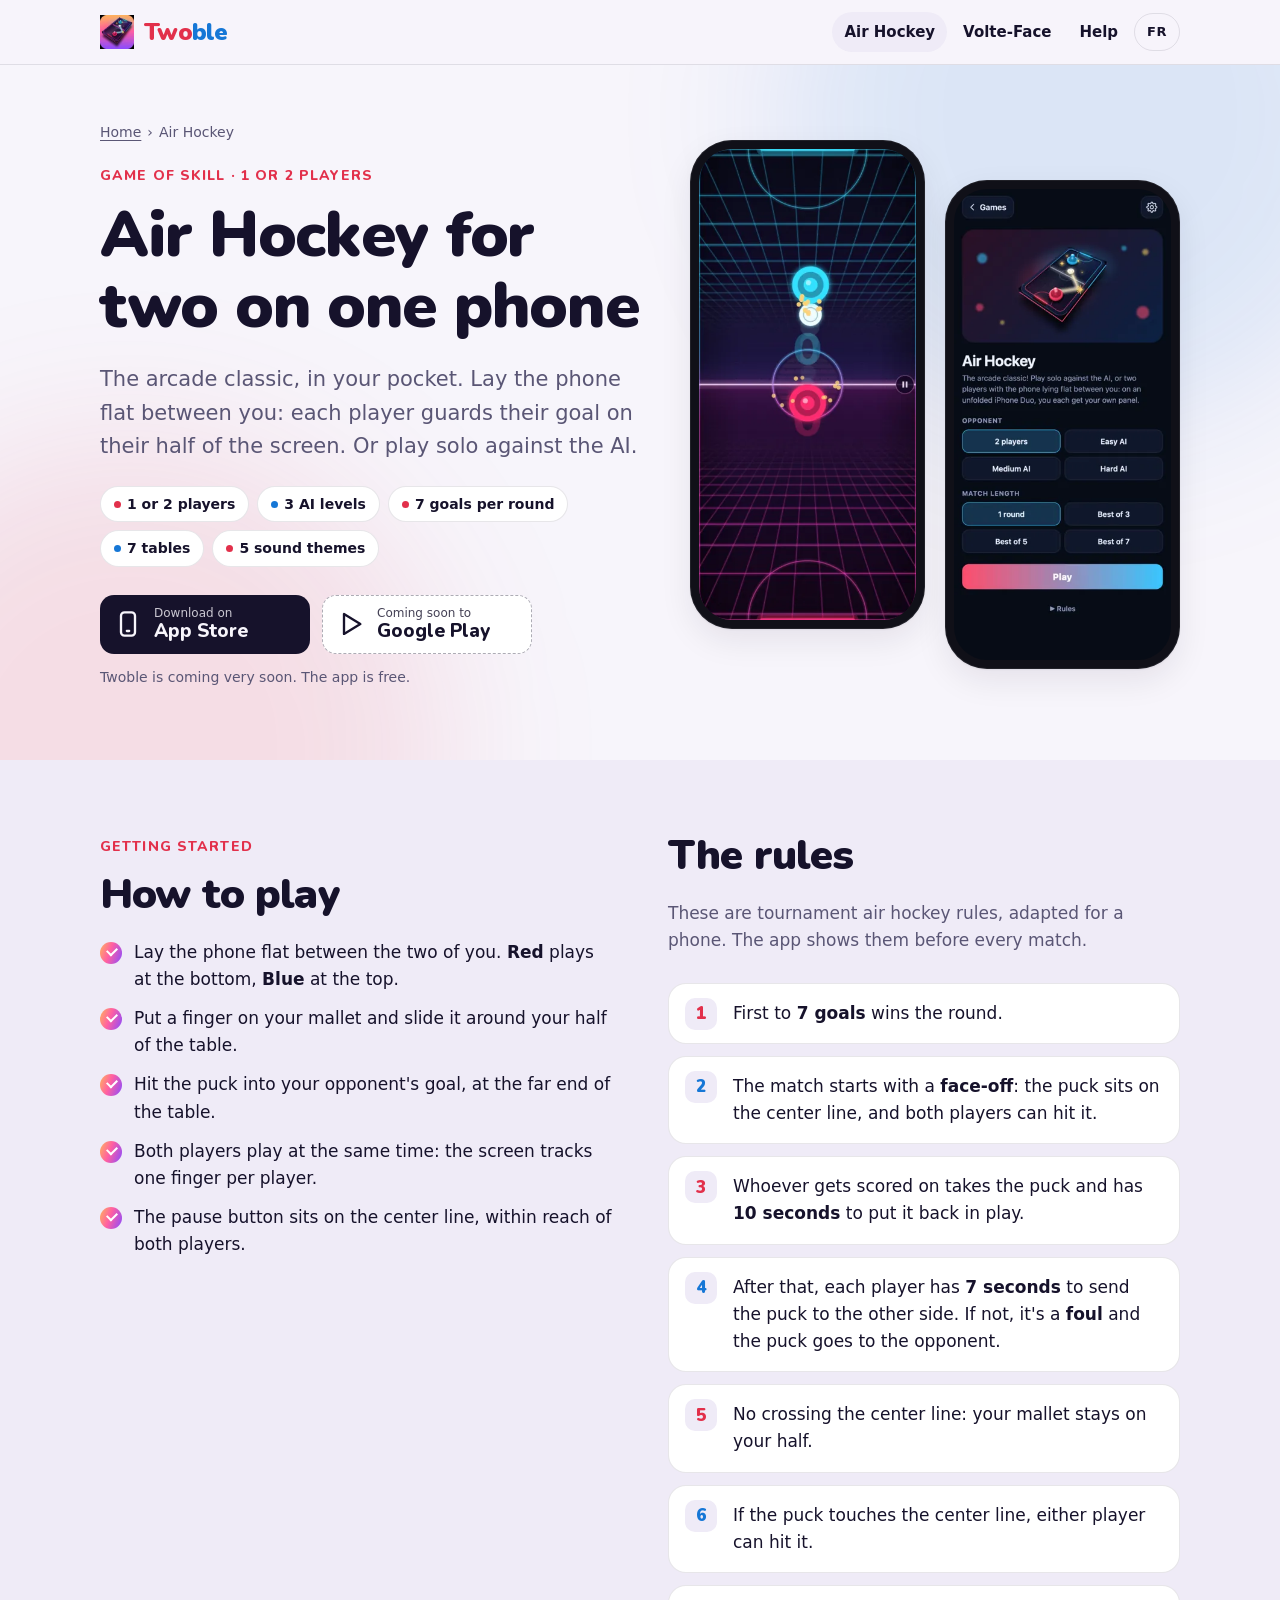
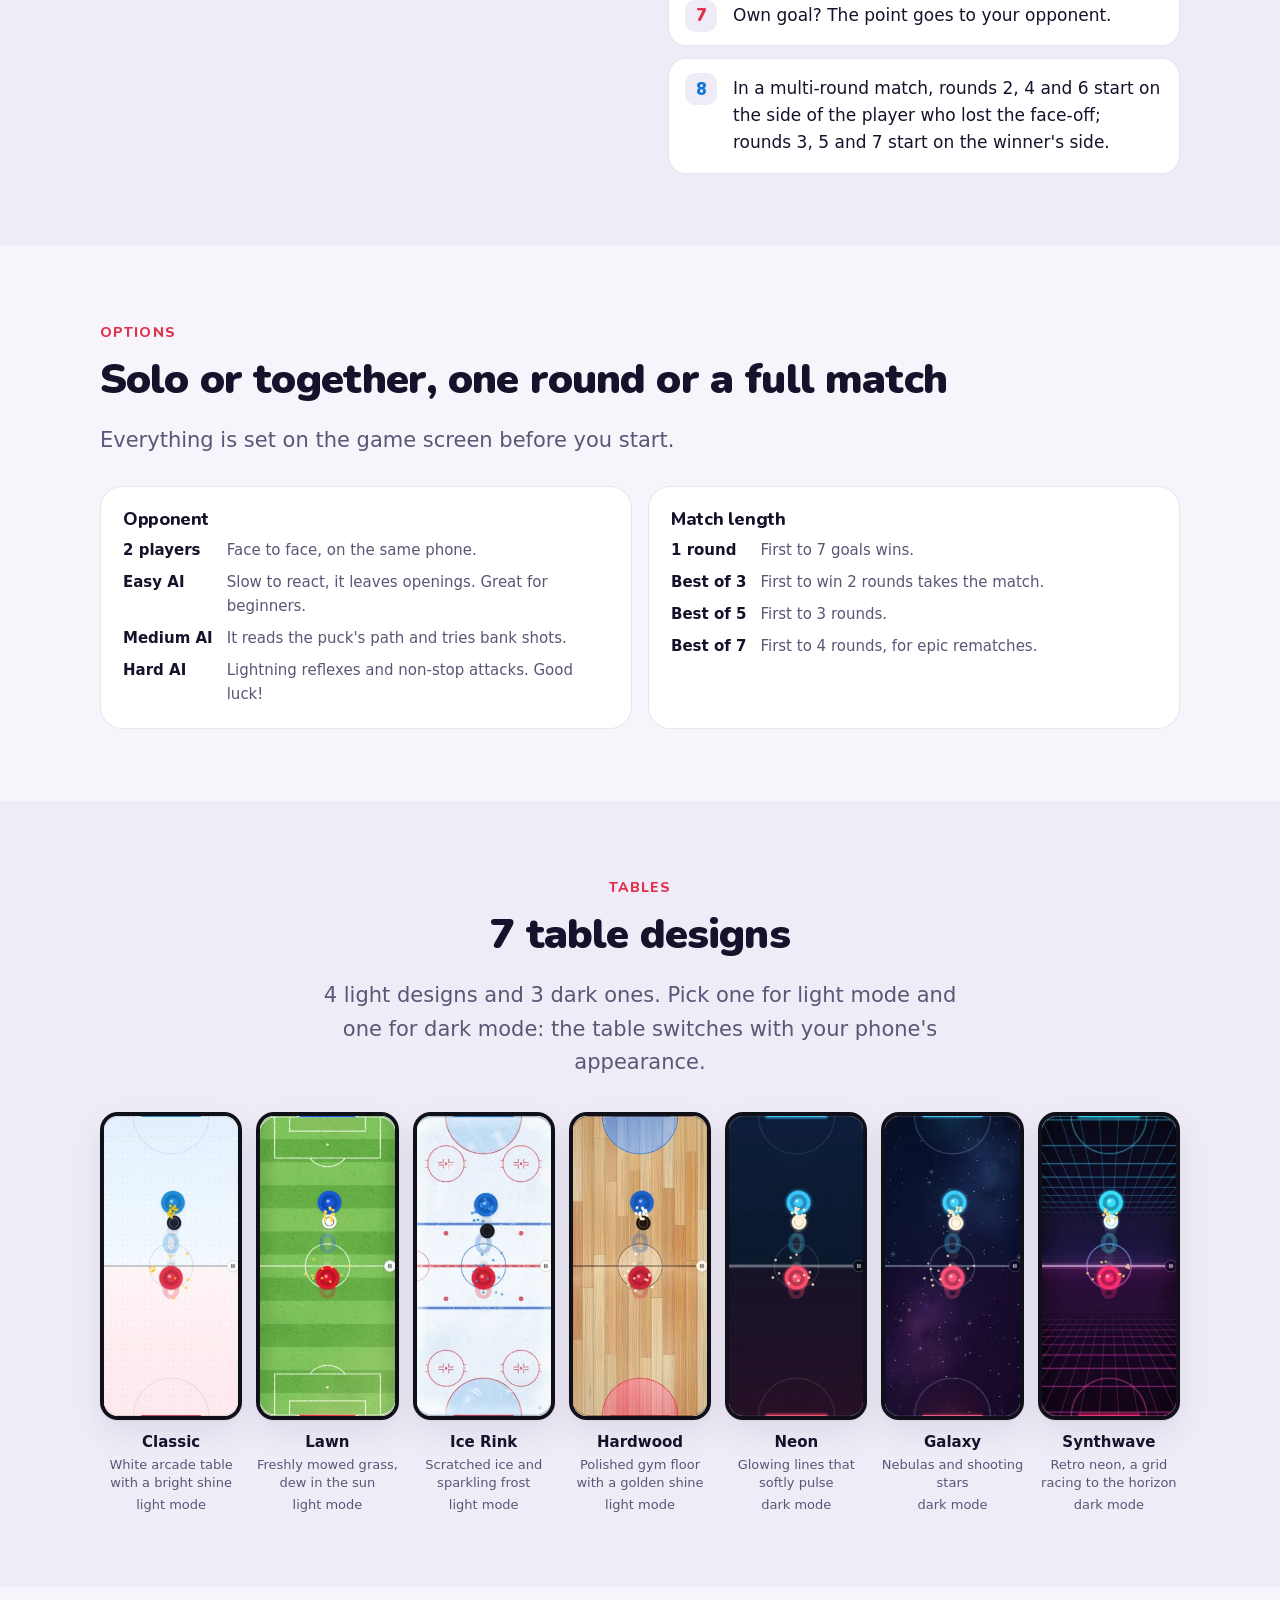
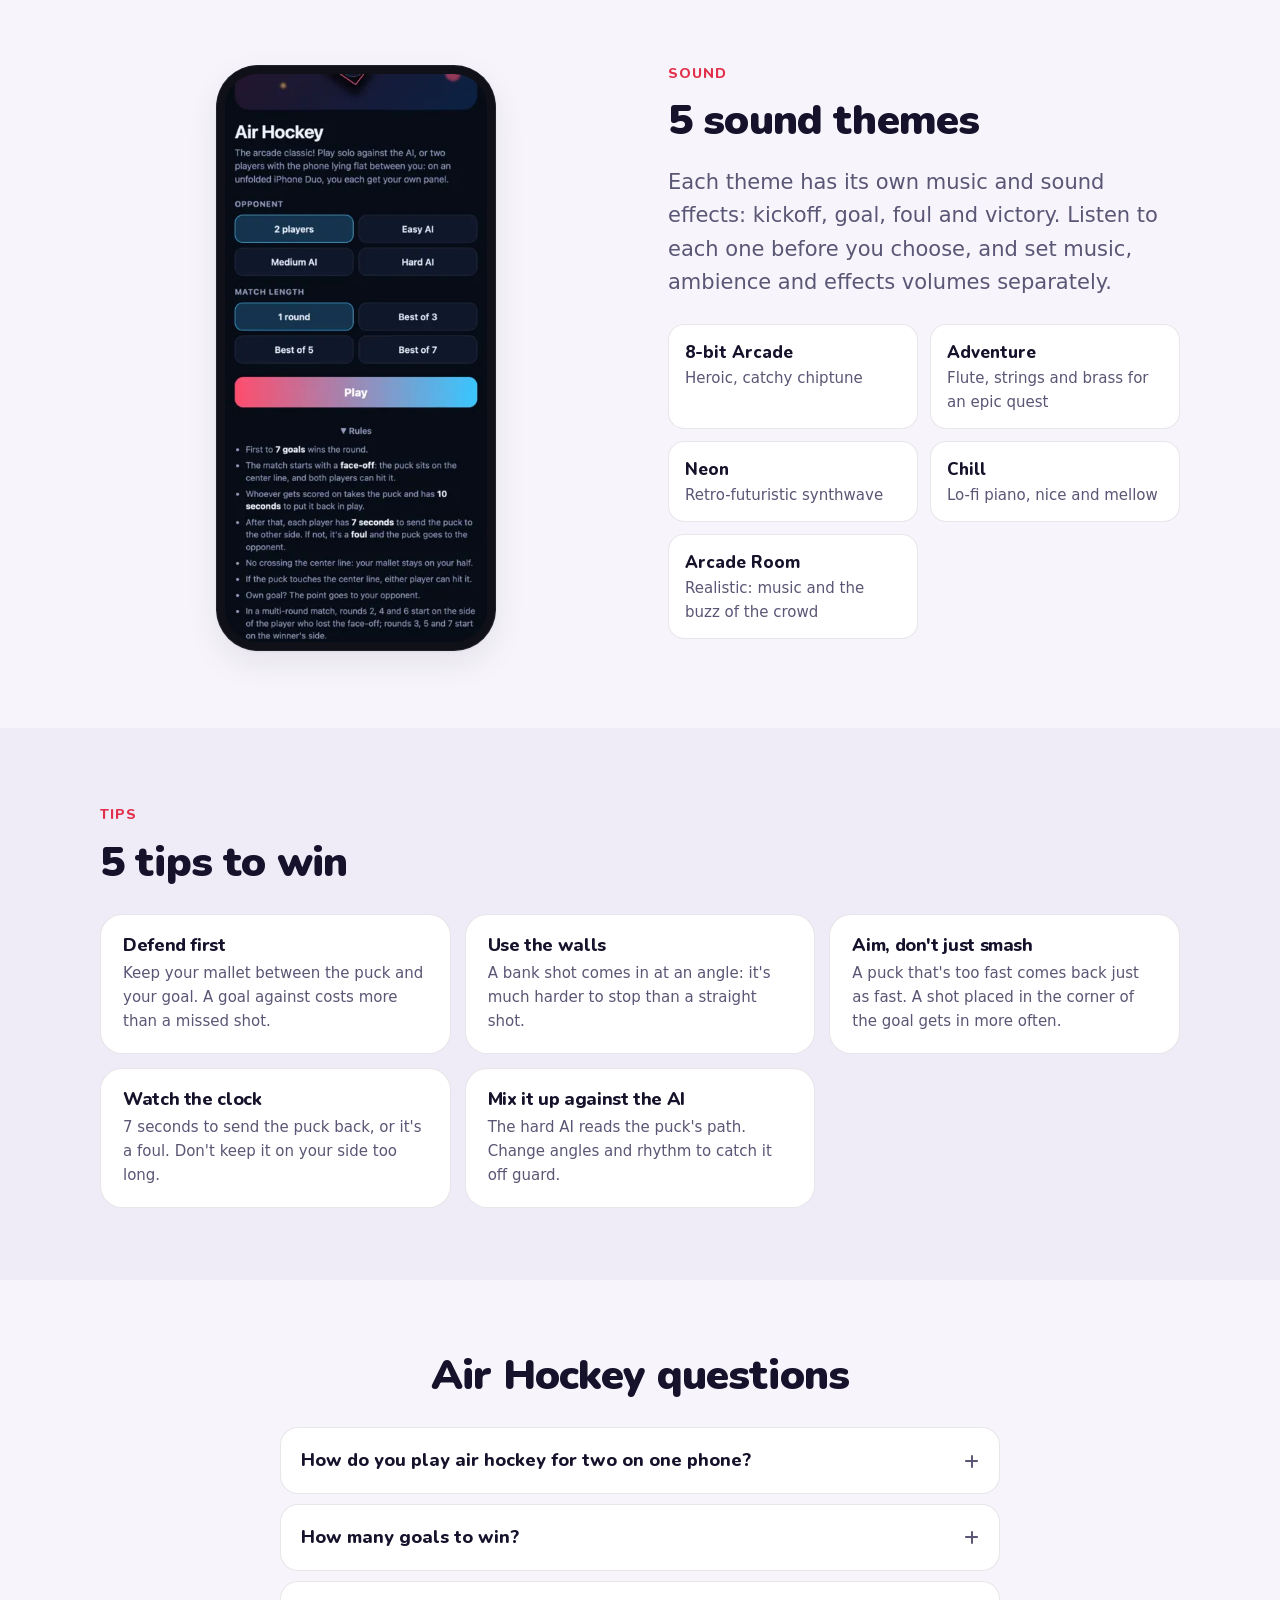
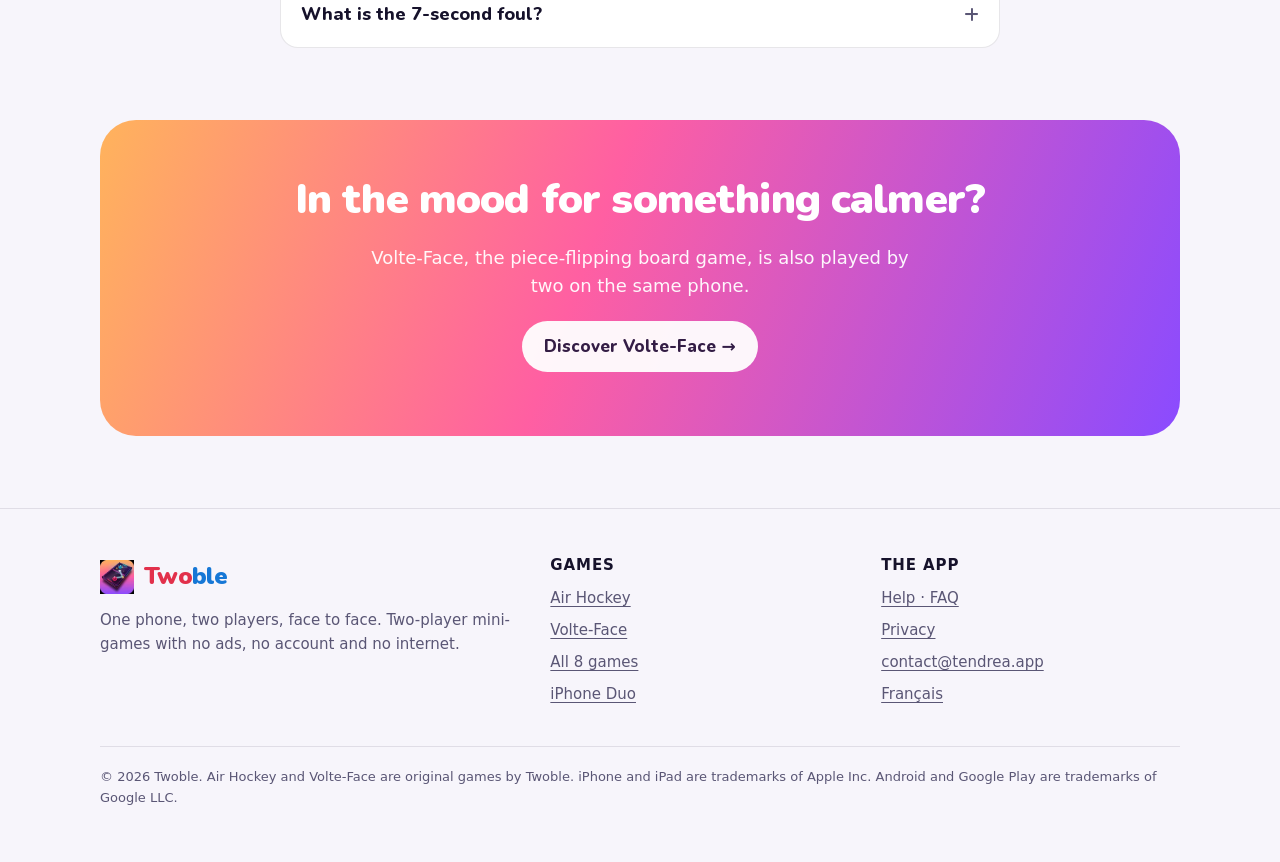
<file: en/air-hockey.html>
<!doctype html>
<html lang="en">
<head>
<meta charset="utf-8">
<meta name="viewport" content="width=device-width, initial-scale=1, viewport-fit=cover">
<title>Air Hockey for 2 on one phone: rules, AI, tables · Twoble</title>
<meta name="description" content="The full rules of Twoble's air hockey: 7 goals, face-off, 7-second foul. Two players on the same phone or solo against the AI (3 levels), with 7 table designs.">
<link rel="canonical" href="https://me.bseb.it/twoble/en/air-hockey.html">
<link rel="alternate" hreflang="fr" href="https://me.bseb.it/twoble/air-hockey.html">
<link rel="alternate" hreflang="en" href="https://me.bseb.it/twoble/en/air-hockey.html">
<link rel="alternate" hreflang="x-default" href="https://me.bseb.it/twoble/en/air-hockey.html">
<meta name="robots" content="index, follow, max-image-preview:large">
<meta name="theme-color" content="#f7f5fb" media="(prefers-color-scheme: light)">
<meta name="theme-color" content="#090c1a" media="(prefers-color-scheme: dark)">
<meta name="color-scheme" content="light dark">
<meta name="apple-itunes-app" content="app-id=6828599340">
<meta property="og:type" content="website">
<meta property="og:site_name" content="Twoble">
<meta property="og:title" content="Air Hockey for 2 on one phone: rules, AI, tables · Twoble">
<meta property="og:description" content="The full rules of Twoble's air hockey: 7 goals, face-off, 7-second foul. Two players on the same phone or solo against the AI (3 levels), with 7 table designs.">
<meta property="og:url" content="https://me.bseb.it/twoble/en/air-hockey.html">
<meta property="og:image" content="https://me.bseb.it/twoble/assets/img/og-en.jpg">
<meta property="og:image:width" content="1200">
<meta property="og:image:height" content="630">
<meta property="og:image:alt" content="Twoble: two-player games, face to face, on one phone">
<meta property="og:locale" content="en_US">
<meta property="og:locale:alternate" content="fr_FR">
<meta name="twitter:card" content="summary_large_image">
<link rel="icon" type="image/png" sizes="32x32" href="../favicon.png">
<link rel="icon" type="image/png" sizes="48x48" href="../favicon-48.png">
<link rel="apple-touch-icon" href="../apple-touch-icon.png">
<link rel="preload" href="../assets/fonts/nunito-latin.woff2" as="font" type="font/woff2" crossorigin>
<link rel="stylesheet" href="../assets/site.css?v=2026-11-02">
<script type="application/ld+json">{"@context":"https://schema.org","@graph":[{"@type":"WebSite","@id":"https://me.bseb.it/twoble/#website","name":"Twoble","url":"https://me.bseb.it/twoble/","inLanguage":["fr","en"]},{"@type":"WebPage","@id":"https://me.bseb.it/twoble/en/air-hockey.html#webpage","url":"https://me.bseb.it/twoble/en/air-hockey.html","name":"Air Hockey for 2 on one phone: rules, AI, tables · Twoble","description":"The full rules of Twoble's air hockey: 7 goals, face-off, 7-second foul. Two players on the same phone or solo against the AI (3 levels), with 7 table designs.","inLanguage":"en","isPartOf":{"@id":"https://me.bseb.it/twoble/#website"},"primaryImageOfPage":"https://me.bseb.it/twoble/assets/img/og-en.jpg","dateModified":"2026-11-02"},{"@type":"BreadcrumbList","itemListElement":[{"@type":"ListItem","position":1,"name":"Home","item":"https://me.bseb.it/twoble/en/"},{"@type":"ListItem","position":2,"name":"Air Hockey","item":"https://me.bseb.it/twoble/en/air-hockey.html"}]},{"@type":"VideoGame","name":"Air Hockey","description":"The full rules of Twoble's air hockey: 7 goals, face-off, 7-second foul. Two players on the same phone or solo against the AI (3 levels), with 7 table designs.","url":"https://me.bseb.it/twoble/en/air-hockey.html","inLanguage":"en","genre":["Arcade","Sports","Skill game"],"gamePlatform":["iOS","iPadOS","Android"],"playMode":["SinglePlayer","MultiPlayer"],"numberOfPlayers":{"@type":"QuantitativeValue","minValue":1,"maxValue":2},"isPartOf":{"@id":"https://me.bseb.it/twoble/#app"},"image":"https://me.bseb.it/twoble/assets/img/og-en.jpg"},{"@type":"FAQPage","mainEntity":[{"@type":"Question","name":"How do you play air hockey for two on one phone?","acceptedAnswer":{"@type":"Answer","text":"Lay the phone flat between you. Each player puts a finger on their mallet, the circle in their color, and slides it around their half of the table. Both players play at the same time."}},{"@type":"Question","name":"How many goals to win?","acceptedAnswer":{"@type":"Answer","text":"First to 7 goals wins the round. In a best of 3, 5 or 7 match, you need to win 2, 3 or 4 rounds."}},{"@type":"Question","name":"What is the 7-second foul?","acceptedAnswer":{"@type":"Answer","text":"When the puck is on your side, you have 7 seconds to send it to your opponent. If not, it's a foul and the puck goes to the other side."}}]}]}</script>
</head>
<body>
<a class="skip" href="#main">Skip to content</a>
<div class="lang-hint" id="lang-hint" lang="fr"><div class="wrap"><a href="../air-hockey.html" hreflang="fr">Cette page existe aussi en français →</a><button type="button" aria-label="Close">×</button></div></div>
<header class="site-header">
  <div class="wrap">
    <a class="logo" href="./" aria-label="Twoble home"><img src="../assets/img/icon-96.webp" width="34" height="34" alt=""><span class="wordmark"><span>Two</span><span>ble</span></span></a>
    <nav class="nav" aria-label="Main navigation">
      <a href="air-hockey.html" aria-current="page">Air Hockey</a>
      <a href="volte-face.html">Volte-Face</a>
      <a class="hide-sm" href="support.html">Help</a>
      <a class="lang" href="../air-hockey.html" hreflang="fr" lang="fr" title="Français">FR</a>
    </nav>
  </div>
</header>
<main id="main">

<section class="hero">
  <div class="wrap">
    <div>
      <nav class="crumbs" aria-label="Breadcrumb"><ol><li><a href="./">Home</a></li><li><span aria-current="page">Air Hockey</span></li></ol></nav>
      <span class="eyebrow">Game of skill · 1 or 2 players</span>
      <h1>Air Hockey for two on one phone</h1>
      <p class="lead">The arcade classic, in your pocket. Lay the phone flat between you: each player guards their goal on their half of the screen. Or play solo against the AI.</p>
      <ul class="chips" aria-label="At a glance">
        <li>1 or 2 players</li><li>3 AI levels</li><li>7 goals per round</li><li>7 tables</li><li>5 sound themes</li>
      </ul>
      <div class="stores"><a class="store" href="https://apps.apple.com/app/id6828599340"><svg viewBox="0 0 24 24" fill="none" stroke="currentColor" stroke-width="2" stroke-linecap="round" stroke-linejoin="round" aria-hidden="true"><rect x="6" y="2" width="12" height="20" rx="3"/><path d="M11 18h2"/></svg><span><small>Download on</small><strong>App Store</strong></span></a><span class="store soon"><svg viewBox="0 0 24 24" fill="none" stroke="currentColor" stroke-width="2" stroke-linecap="round" stroke-linejoin="round" aria-hidden="true"><path d="M6 3.5v17l14-8.5z"/></svg><span><small>Coming soon to</small><strong>Google Play</strong></span></span></div><p class="store-note">Twoble is coming very soon. The app is free.</p>
    </div>
    <div class="pair">
      <div class="phone "><img src="../assets/img/ah-synthwave-360.webp" srcset="../assets/img/ah-synthwave-360.webp 360w, ../assets/img/ah-synthwave-720.webp 720w" sizes="(max-width: 600px) 45vw, 250px" width="360" height="780" alt="Air hockey on the Synthwave table: red mallet at the bottom, blue mallet at the top, puck in the middle" fetchpriority="high" decoding="async"></div>
      <div class="phone "><img src="../assets/img/en-ah-lobby-360.webp" srcset="../assets/img/en-ah-lobby-360.webp 360w, ../assets/img/en-ah-lobby-720.webp 720w" sizes="(max-width: 600px) 45vw, 250px" width="360" height="780" alt="The Air Hockey screen: choose the opponent (2 players or easy, medium, hard AI) and the match length" fetchpriority="high" decoding="async"></div>
    </div>
  </div>
</section>

<section class="band">
  <div class="wrap split top">
    <div>
      <span class="eyebrow">Getting started</span>
      <h2>How to play</h2>
      <ul class="checks">
        <li>Lay the phone flat between the two of you. <b>Red</b> plays at the bottom, <b>Blue</b> at the top.</li>
        <li>Put a finger on your mallet and slide it around your half of the table.</li>
        <li>Hit the puck into your opponent's goal, at the far end of the table.</li>
        <li>Both players play at the same time: the screen tracks one finger per player.</li>
        <li>The pause button sits on the center line, within reach of both players.</li>
      </ul>
    </div>
    <div>
      <h2>The rules</h2>
      <p class="muted">These are tournament air hockey rules, adapted for a phone. The app shows them before every match.</p>
      <ol class="rules">
        <li>First to <b>7 goals</b> wins the round.</li>
        <li>The match starts with a <b>face-off</b>: the puck sits on the center line, and both players can hit it.</li>
        <li>Whoever gets scored on takes the puck and has <b>10 seconds</b> to put it back in play.</li>
        <li>After that, each player has <b>7 seconds</b> to send the puck to the other side. If not, it's a <b>foul</b> and the puck goes to the opponent.</li>
        <li>No crossing the center line: your mallet stays on your half.</li>
        <li>If the puck touches the center line, either player can hit it.</li>
        <li>Own goal? The point goes to your opponent.</li>
        <li>In a multi-round match, rounds 2, 4 and 6 start on the side of the player who lost the face-off; rounds 3, 5 and 7 start on the winner's side.</li>
      </ol>
    </div>
  </div>
</section>

<section>
  <div class="wrap">
    <span class="eyebrow">Options</span>
    <h2>Solo or together, one round or a full match</h2>
    <p class="lead">Everything is set on the game screen before you start.</p>
    <div class="options">
      <div class="option">
        <h3>Opponent</h3>
        <dl>
          <dt>2 players</dt><dd>Face to face, on the same phone.</dd>
          <dt>Easy AI</dt><dd>Slow to react, it leaves openings. Great for beginners.</dd>
          <dt>Medium AI</dt><dd>It reads the puck's path and tries bank shots.</dd>
          <dt>Hard AI</dt><dd>Lightning reflexes and non-stop attacks. Good luck!</dd>
        </dl>
      </div>
      <div class="option">
        <h3>Match length</h3>
        <dl>
          <dt>1 round</dt><dd>First to 7 goals wins.</dd>
          <dt>Best of 3</dt><dd>First to win 2 rounds takes the match.</dd>
          <dt>Best of 5</dt><dd>First to 3 rounds.</dd>
          <dt>Best of 7</dt><dd>First to 4 rounds, for epic rematches.</dd>
        </dl>
      </div>
    </div>
  </div>
</section>

<section class="band" id="tables">
  <div class="wrap">
    <div class="center">
      <span class="eyebrow">Tables</span>
      <h2>7 table designs</h2>
      <p class="lead">4 light designs and 3 dark ones. Pick one for light mode and one for dark mode: the table switches with your phone's appearance.</p>
    </div>
    <div class="themes">
      <figure><img src="../assets/img/ah-classique-240.webp" srcset="../assets/img/ah-classique-240.webp 240w, ../assets/img/ah-classique-480.webp 480w" sizes="(max-width: 560px) 45vw, (max-width: 1000px) 22vw, 150px" width="240" height="520" alt="Air hockey table with the Classic design" loading="lazy" decoding="async"><figcaption>Classic<span>White arcade table with a bright shine</span><span class="mode-label">light mode</span></figcaption></figure>
      <figure><img src="../assets/img/ah-gazon-240.webp" srcset="../assets/img/ah-gazon-240.webp 240w, ../assets/img/ah-gazon-480.webp 480w" sizes="(max-width: 560px) 45vw, (max-width: 1000px) 22vw, 150px" width="240" height="520" alt="Air hockey table with the Lawn design" loading="lazy" decoding="async"><figcaption>Lawn<span>Freshly mowed grass, dew in the sun</span><span class="mode-label">light mode</span></figcaption></figure>
      <figure><img src="../assets/img/ah-patinoire-240.webp" srcset="../assets/img/ah-patinoire-240.webp 240w, ../assets/img/ah-patinoire-480.webp 480w" sizes="(max-width: 560px) 45vw, (max-width: 1000px) 22vw, 150px" width="240" height="520" alt="Air hockey table with the Ice Rink design" loading="lazy" decoding="async"><figcaption>Ice Rink<span>Scratched ice and sparkling frost</span><span class="mode-label">light mode</span></figcaption></figure>
      <figure><img src="../assets/img/ah-parquet-240.webp" srcset="../assets/img/ah-parquet-240.webp 240w, ../assets/img/ah-parquet-480.webp 480w" sizes="(max-width: 560px) 45vw, (max-width: 1000px) 22vw, 150px" width="240" height="520" alt="Air hockey table with the Hardwood design" loading="lazy" decoding="async"><figcaption>Hardwood<span>Polished gym floor with a golden shine</span><span class="mode-label">light mode</span></figcaption></figure>
      <figure><img src="../assets/img/ah-neon-240.webp" srcset="../assets/img/ah-neon-240.webp 240w, ../assets/img/ah-neon-480.webp 480w" sizes="(max-width: 560px) 45vw, (max-width: 1000px) 22vw, 150px" width="240" height="520" alt="Air hockey table with the Neon design" loading="lazy" decoding="async"><figcaption>Neon<span>Glowing lines that softly pulse</span><span class="mode-label">dark mode</span></figcaption></figure>
      <figure><img src="../assets/img/ah-galaxie-240.webp" srcset="../assets/img/ah-galaxie-240.webp 240w, ../assets/img/ah-galaxie-480.webp 480w" sizes="(max-width: 560px) 45vw, (max-width: 1000px) 22vw, 150px" width="240" height="520" alt="Air hockey table with the Galaxy design" loading="lazy" decoding="async"><figcaption>Galaxy<span>Nebulas and shooting stars</span><span class="mode-label">dark mode</span></figcaption></figure>
      <figure><img src="../assets/img/ah-synthwave-240.webp" srcset="../assets/img/ah-synthwave-240.webp 240w, ../assets/img/ah-synthwave-480.webp 480w" sizes="(max-width: 560px) 45vw, (max-width: 1000px) 22vw, 150px" width="240" height="520" alt="Air hockey table with the Synthwave design" loading="lazy" decoding="async"><figcaption>Synthwave<span>Retro neon, a grid racing to the horizon</span><span class="mode-label">dark mode</span></figcaption></figure>
    </div>
  </div>
</section>

<section>
  <div class="wrap split flip">
    <div>
      <span class="eyebrow">Sound</span>
      <h2>5 sound themes</h2>
      <p class="lead">Each theme has its own music and sound effects: kickoff, goal, foul and victory. Listen to each one before you choose, and set music, ambience and effects volumes separately.</p>
      <ul class="sounds">
        <li><b>8-bit Arcade</b>Heroic, catchy chiptune</li>
        <li><b>Adventure</b>Flute, strings and brass for an epic quest</li>
        <li><b>Neon</b>Retro-futuristic synthwave</li>
        <li><b>Chill</b>Lo-fi piano, nice and mellow</li>
        <li><b>Arcade Room</b>Realistic: music and the buzz of the crowd</li>
      </ul>
    </div>
    <div class="pair">
      <div class="phone "><img src="../assets/img/en-ah-rules-360.webp" srcset="../assets/img/en-ah-rules-360.webp 360w, ../assets/img/en-ah-rules-720.webp 720w" sizes="(max-width: 600px) 60vw, 280px" width="360" height="780" alt="The Air Hockey rules shown on the game screen" loading="lazy" decoding="async"></div>
    </div>
  </div>
</section>

<section class="band">
  <div class="wrap">
    <span class="eyebrow">Tips</span>
    <h2>5 tips to win</h2>
    <div class="tips">
      <div class="tip"><h3>Defend first</h3><p>Keep your mallet between the puck and your goal. A goal against costs more than a missed shot.</p></div>
      <div class="tip"><h3>Use the walls</h3><p>A bank shot comes in at an angle: it's much harder to stop than a straight shot.</p></div>
      <div class="tip"><h3>Aim, don't just smash</h3><p>A puck that's too fast comes back just as fast. A shot placed in the corner of the goal gets in more often.</p></div>
      <div class="tip"><h3>Watch the clock</h3><p>7 seconds to send the puck back, or it's a foul. Don't keep it on your side too long.</p></div>
      <div class="tip"><h3>Mix it up against the AI</h3><p>The hard AI reads the puck's path. Change angles and rhythm to catch it off guard.</p></div>
    </div>
  </div>
</section>

<section>
  <div class="wrap narrow">
    <h2 class="center">Air Hockey questions</h2>
    <div class="faq"><details><summary>How do you play air hockey for two on one phone?</summary><div><p>Lay the phone flat between you. Each player puts a finger on their mallet, the circle in their color, and slides it around their half of the table. Both players play at the same time.</p></div></details><details><summary>How many goals to win?</summary><div><p>First to 7 goals wins the round. In a best of 3, 5 or 7 match, you need to win 2, 3 or 4 rounds.</p></div></details><details><summary>What is the 7-second foul?</summary><div><p>When the puck is on your side, you have 7 seconds to send it to your opponent. If not, it's a foul and the puck goes to the other side.</p></div></details></div>
  </div>
</section>

<section style="padding-top:0">
  <div class="wrap">
    <div class="cta">
      <h2>In the mood for something calmer?</h2>
      <p>Volte-Face, the piece-flipping board game, is also played by two on the same phone.</p>
      <p style="margin-top:20px"><a class="btn" href="volte-face.html">Discover Volte-Face →</a></p>
    </div>
  </div>
</section>
</main>
<footer class="site-footer">
  <div class="wrap">
    <div class="about">
      <a class="logo" href="./" aria-label="Twoble home"><img src="../assets/img/icon-96.webp" width="34" height="34" alt="" loading="lazy"><span class="wordmark"><span>Two</span><span>ble</span></span></a>
      <p style="margin-top:12px">One phone, two players, face to face. Two-player mini-games with no ads, no account and no internet.</p>
    </div>
    <div>
      <h2>Games</h2>
      <ul>
        <li><a href="air-hockey.html">Air Hockey</a></li>
        <li><a href="volte-face.html">Volte-Face</a></li>
        <li><a href="./#games">All 8 games</a></li>
        <li><a href="./#iphone-duo">iPhone Duo</a></li>
      </ul>
    </div>
    <div>
      <h2>The app</h2>
      <ul>
        <li><a href="support.html">Help · FAQ</a></li>
        <li><a href="privacy.html">Privacy</a></li>
        <li><a href="mailto:contact@tendrea.app">contact@tendrea.app</a></li>
        <li><a href="../air-hockey.html" hreflang="fr" lang="fr">Français</a></li>
      </ul>
    </div>
    <p class="legal">© 2026 Twoble. Air Hockey and Volte-Face are original games by Twoble. iPhone and iPad are trademarks of Apple Inc. Android and Google Play are trademarks of Google LLC.</p>
  </div>
</footer>
<script>
(function () {
  var key = 'twoble-lang-hint', el = document.getElementById('lang-hint');
  try { if (localStorage.getItem(key)) return; } catch (e) {}
  var langs = navigator.languages && navigator.languages.length ? navigator.languages : [navigator.language || ''];
  var fr = function (l) { return String(l).toLowerCase().indexOf('fr') === 0; };
  var show = document.documentElement.lang === 'fr' ? !langs.some(fr) : fr(langs[0]);
  if (!show) return;
  el.className += ' show';
  el.querySelector('button').onclick = function () {
    el.className = 'lang-hint';
    try { localStorage.setItem(key, '1'); } catch (e) {}
  };
})();
</script>
</body>
</html>
</file>
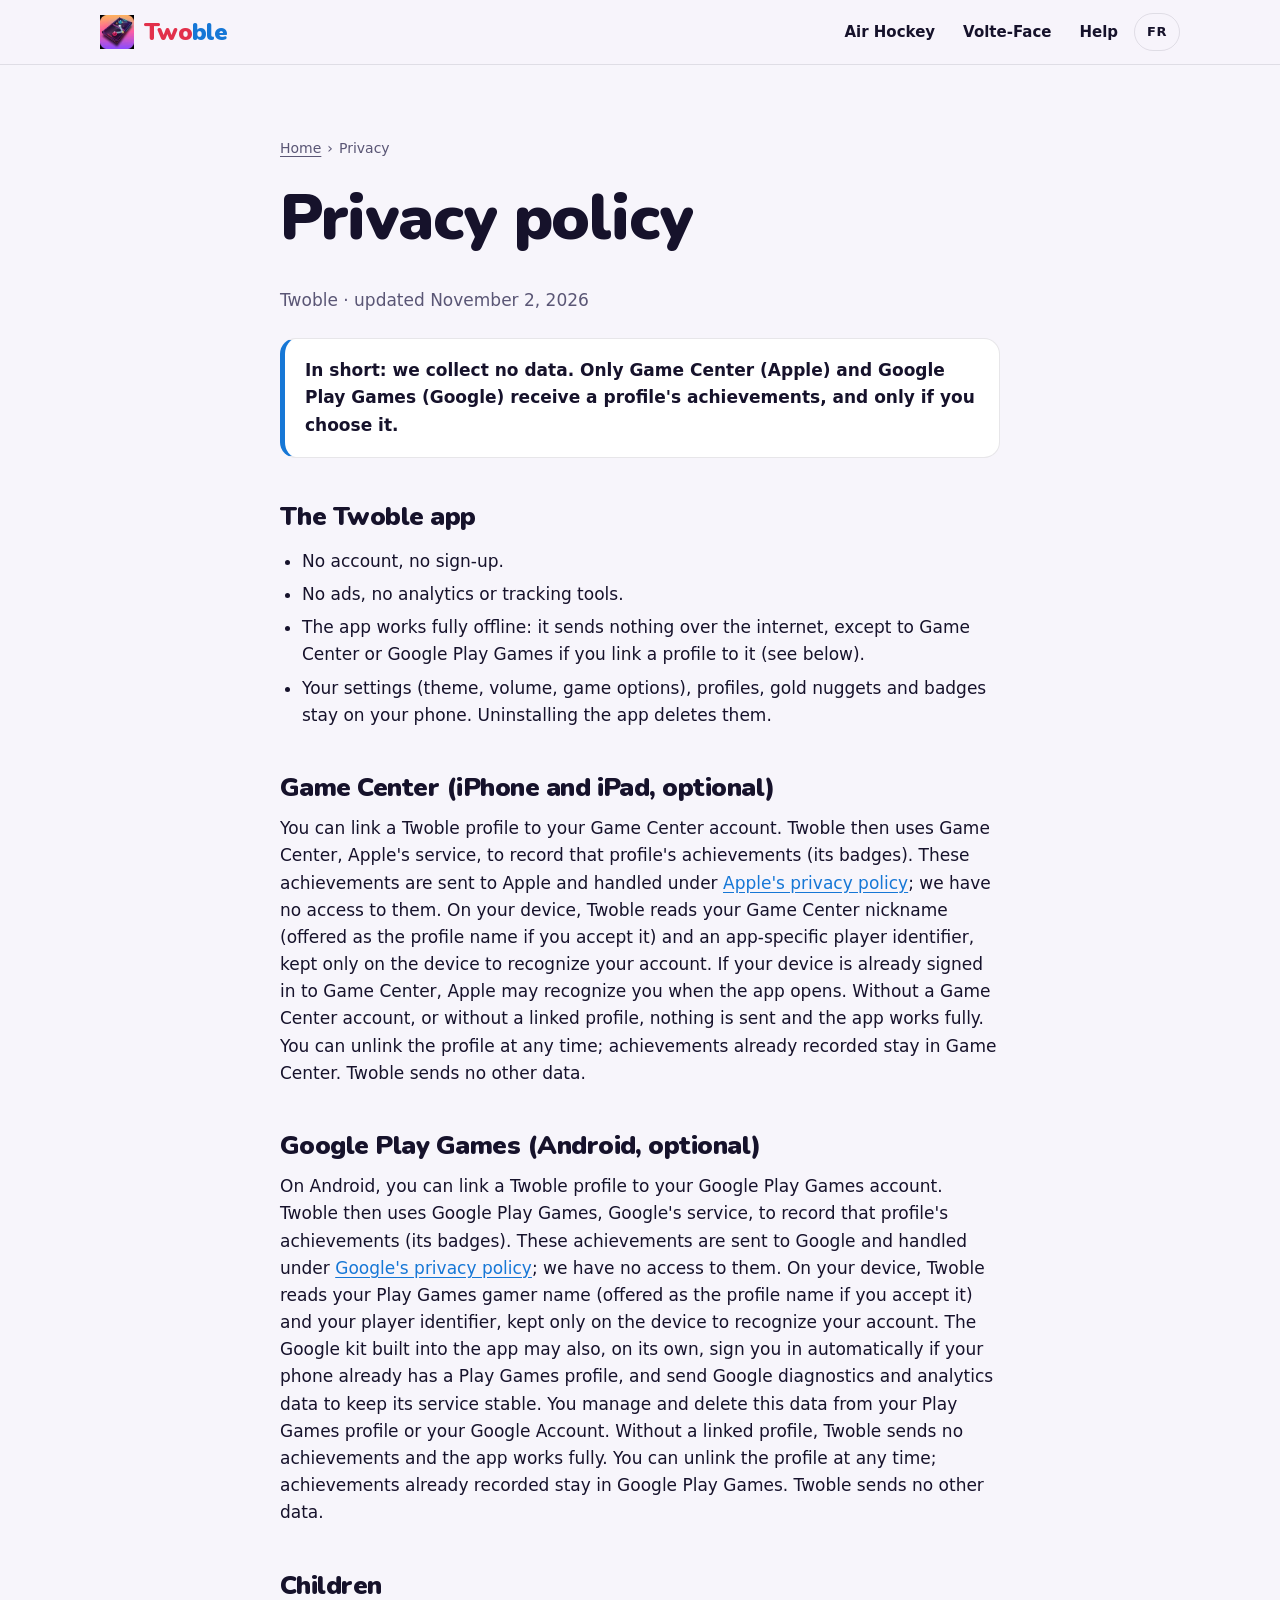
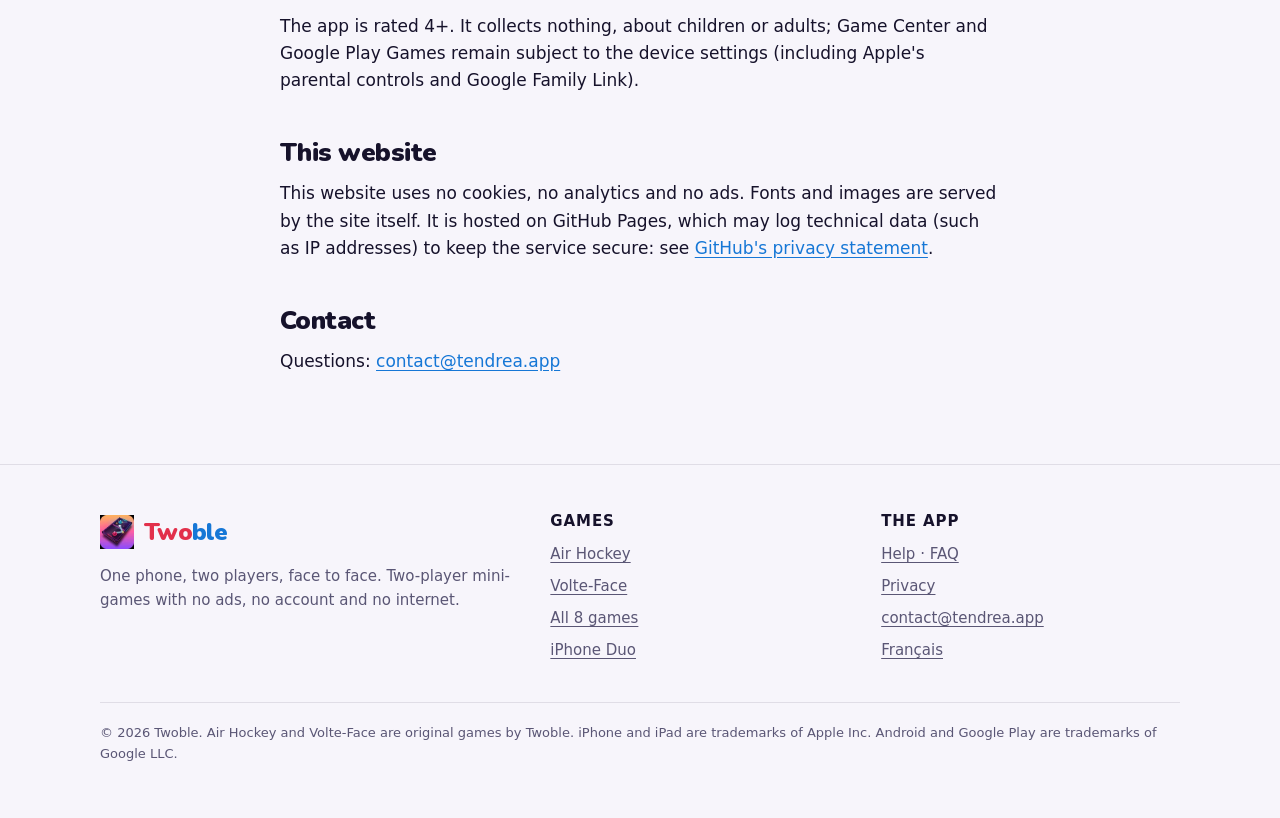
<file: en/privacy.html>
<!doctype html>
<html lang="en">
<head>
<meta charset="utf-8">
<meta name="viewport" content="width=device-width, initial-scale=1, viewport-fit=cover">
<title>Privacy policy · Twoble: no data collected</title>
<meta name="description" content="Twoble collects no data: no account, no ads, no tracking, fully offline. Privacy policy for the app and this website.">
<link rel="canonical" href="https://me.bseb.it/twoble/en/privacy.html">
<link rel="alternate" hreflang="fr" href="https://me.bseb.it/twoble/privacy.html">
<link rel="alternate" hreflang="en" href="https://me.bseb.it/twoble/en/privacy.html">
<link rel="alternate" hreflang="x-default" href="https://me.bseb.it/twoble/en/privacy.html">
<meta name="robots" content="index, follow, max-image-preview:large">
<meta name="theme-color" content="#f7f5fb" media="(prefers-color-scheme: light)">
<meta name="theme-color" content="#090c1a" media="(prefers-color-scheme: dark)">
<meta name="color-scheme" content="light dark">
<meta name="apple-itunes-app" content="app-id=6828599340">
<meta property="og:type" content="website">
<meta property="og:site_name" content="Twoble">
<meta property="og:title" content="Privacy policy · Twoble: no data collected">
<meta property="og:description" content="Twoble collects no data: no account, no ads, no tracking, fully offline. Privacy policy for the app and this website.">
<meta property="og:url" content="https://me.bseb.it/twoble/en/privacy.html">
<meta property="og:image" content="https://me.bseb.it/twoble/assets/img/og-en.jpg">
<meta property="og:image:width" content="1200">
<meta property="og:image:height" content="630">
<meta property="og:image:alt" content="Twoble: two-player games, face to face, on one phone">
<meta property="og:locale" content="en_US">
<meta property="og:locale:alternate" content="fr_FR">
<meta name="twitter:card" content="summary_large_image">
<link rel="icon" type="image/png" sizes="32x32" href="../favicon.png">
<link rel="icon" type="image/png" sizes="48x48" href="../favicon-48.png">
<link rel="apple-touch-icon" href="../apple-touch-icon.png">
<link rel="preload" href="../assets/fonts/nunito-latin.woff2" as="font" type="font/woff2" crossorigin>
<link rel="stylesheet" href="../assets/site.css?v=2026-11-02">
<script type="application/ld+json">{"@context":"https://schema.org","@graph":[{"@type":"WebSite","@id":"https://me.bseb.it/twoble/#website","name":"Twoble","url":"https://me.bseb.it/twoble/","inLanguage":["fr","en"]},{"@type":"WebPage","@id":"https://me.bseb.it/twoble/en/privacy.html#webpage","url":"https://me.bseb.it/twoble/en/privacy.html","name":"Privacy policy · Twoble: no data collected","description":"Twoble collects no data: no account, no ads, no tracking, fully offline. Privacy policy for the app and this website.","inLanguage":"en","isPartOf":{"@id":"https://me.bseb.it/twoble/#website"},"primaryImageOfPage":"https://me.bseb.it/twoble/assets/img/og-en.jpg","dateModified":"2026-11-02"},{"@type":"BreadcrumbList","itemListElement":[{"@type":"ListItem","position":1,"name":"Home","item":"https://me.bseb.it/twoble/en/"},{"@type":"ListItem","position":2,"name":"Privacy","item":"https://me.bseb.it/twoble/en/privacy.html"}]}]}</script>
</head>
<body>
<a class="skip" href="#main">Skip to content</a>
<div class="lang-hint" id="lang-hint" lang="fr"><div class="wrap"><a href="../privacy.html" hreflang="fr">Cette page existe aussi en français →</a><button type="button" aria-label="Close">×</button></div></div>
<header class="site-header">
  <div class="wrap">
    <a class="logo" href="./" aria-label="Twoble home"><img src="../assets/img/icon-96.webp" width="34" height="34" alt=""><span class="wordmark"><span>Two</span><span>ble</span></span></a>
    <nav class="nav" aria-label="Main navigation">
      <a href="air-hockey.html">Air Hockey</a>
      <a href="volte-face.html">Volte-Face</a>
      <a class="hide-sm" href="support.html">Help</a>
      <a class="lang" href="../privacy.html" hreflang="fr" lang="fr" title="Français">FR</a>
    </nav>
  </div>
</header>
<main id="main">

<section>
  <div class="wrap narrow prose">
    <nav class="crumbs" aria-label="Breadcrumb"><ol><li><a href="./">Home</a></li><li><span aria-current="page">Privacy</span></li></ol></nav>
    <h1>Privacy policy</h1>
    <p class="muted">Twoble · updated November 2, 2026</p>

    <div class="callout"><b>In short: we collect no data. Only Game Center (Apple) and Google Play Games (Google) receive a profile's achievements, and only if you choose it.</b></div>
    <h2>The Twoble app</h2>
    <ul>
      <li>No account, no sign-up.</li>
      <li>No ads, no analytics or tracking tools.</li>
      <li>The app works fully offline: it sends nothing over the internet, except to Game Center or Google Play Games if you link a profile to it (see below).</li>
      <li>Your settings (theme, volume, game options), profiles, gold nuggets and badges stay on your phone. Uninstalling the app deletes them.</li>
    </ul>

    <h2>Game Center (iPhone and iPad, optional)</h2>
    <p>You can link a Twoble profile to your Game Center account. Twoble then uses Game Center, Apple's service, to record that profile's achievements (its badges). These achievements are sent to Apple and handled under <a href="https://www.apple.com/legal/privacy/" rel="noopener">Apple's privacy policy</a>; we have no access to them. On your device, Twoble reads your Game Center nickname (offered as the profile name if you accept it) and an app-specific player identifier, kept only on the device to recognize your account. If your device is already signed in to Game Center, Apple may recognize you when the app opens. Without a Game Center account, or without a linked profile, nothing is sent and the app works fully. You can unlink the profile at any time; achievements already recorded stay in Game Center. Twoble sends no other data.</p>

    <h2>Google Play Games (Android, optional)</h2>
    <p>On Android, you can link a Twoble profile to your Google Play Games account. Twoble then uses Google Play Games, Google's service, to record that profile's achievements (its badges). These achievements are sent to Google and handled under <a href="https://policies.google.com/privacy" rel="noopener">Google's privacy policy</a>; we have no access to them. On your device, Twoble reads your Play Games gamer name (offered as the profile name if you accept it) and your player identifier, kept only on the device to recognize your account. The Google kit built into the app may also, on its own, sign you in automatically if your phone already has a Play Games profile, and send Google diagnostics and analytics data to keep its service stable. You manage and delete this data from your Play Games profile or your Google Account. Without a linked profile, Twoble sends no achievements and the app works fully. You can unlink the profile at any time; achievements already recorded stay in Google Play Games. Twoble sends no other data.</p>

    <h2>Children</h2>
    <p>The app is rated 4+. It collects nothing, about children or adults; Game Center and Google Play Games remain subject to the device settings (including Apple's parental controls and Google Family Link).</p>

    <h2>This website</h2>
    <p>This website uses no cookies, no analytics and no ads. Fonts and images are served by the site itself. It is hosted on GitHub Pages, which may log technical data (such as IP addresses) to keep the service secure: see <a href="https://docs.github.com/en/site-policy/privacy-policies/github-general-privacy-statement" rel="noopener">GitHub's privacy statement</a>.</p>

    <h2>Contact</h2>
    <p>Questions: <a href="mailto:contact@tendrea.app">contact@tendrea.app</a></p>
  </div>
</section>
</main>
<footer class="site-footer">
  <div class="wrap">
    <div class="about">
      <a class="logo" href="./" aria-label="Twoble home"><img src="../assets/img/icon-96.webp" width="34" height="34" alt="" loading="lazy"><span class="wordmark"><span>Two</span><span>ble</span></span></a>
      <p style="margin-top:12px">One phone, two players, face to face. Two-player mini-games with no ads, no account and no internet.</p>
    </div>
    <div>
      <h2>Games</h2>
      <ul>
        <li><a href="air-hockey.html">Air Hockey</a></li>
        <li><a href="volte-face.html">Volte-Face</a></li>
        <li><a href="./#games">All 8 games</a></li>
        <li><a href="./#iphone-duo">iPhone Duo</a></li>
      </ul>
    </div>
    <div>
      <h2>The app</h2>
      <ul>
        <li><a href="support.html">Help · FAQ</a></li>
        <li><a href="privacy.html">Privacy</a></li>
        <li><a href="mailto:contact@tendrea.app">contact@tendrea.app</a></li>
        <li><a href="../privacy.html" hreflang="fr" lang="fr">Français</a></li>
      </ul>
    </div>
    <p class="legal">© 2026 Twoble. Air Hockey and Volte-Face are original games by Twoble. iPhone and iPad are trademarks of Apple Inc. Android and Google Play are trademarks of Google LLC.</p>
  </div>
</footer>
<script>
(function () {
  var key = 'twoble-lang-hint', el = document.getElementById('lang-hint');
  try { if (localStorage.getItem(key)) return; } catch (e) {}
  var langs = navigator.languages && navigator.languages.length ? navigator.languages : [navigator.language || ''];
  var fr = function (l) { return String(l).toLowerCase().indexOf('fr') === 0; };
  var show = document.documentElement.lang === 'fr' ? !langs.some(fr) : fr(langs[0]);
  if (!show) return;
  el.className += ' show';
  el.querySelector('button').onclick = function () {
    el.className = 'lang-hint';
    try { localStorage.setItem(key, '1'); } catch (e) {}
  };
})();
</script>
</body>
</html>
</file>
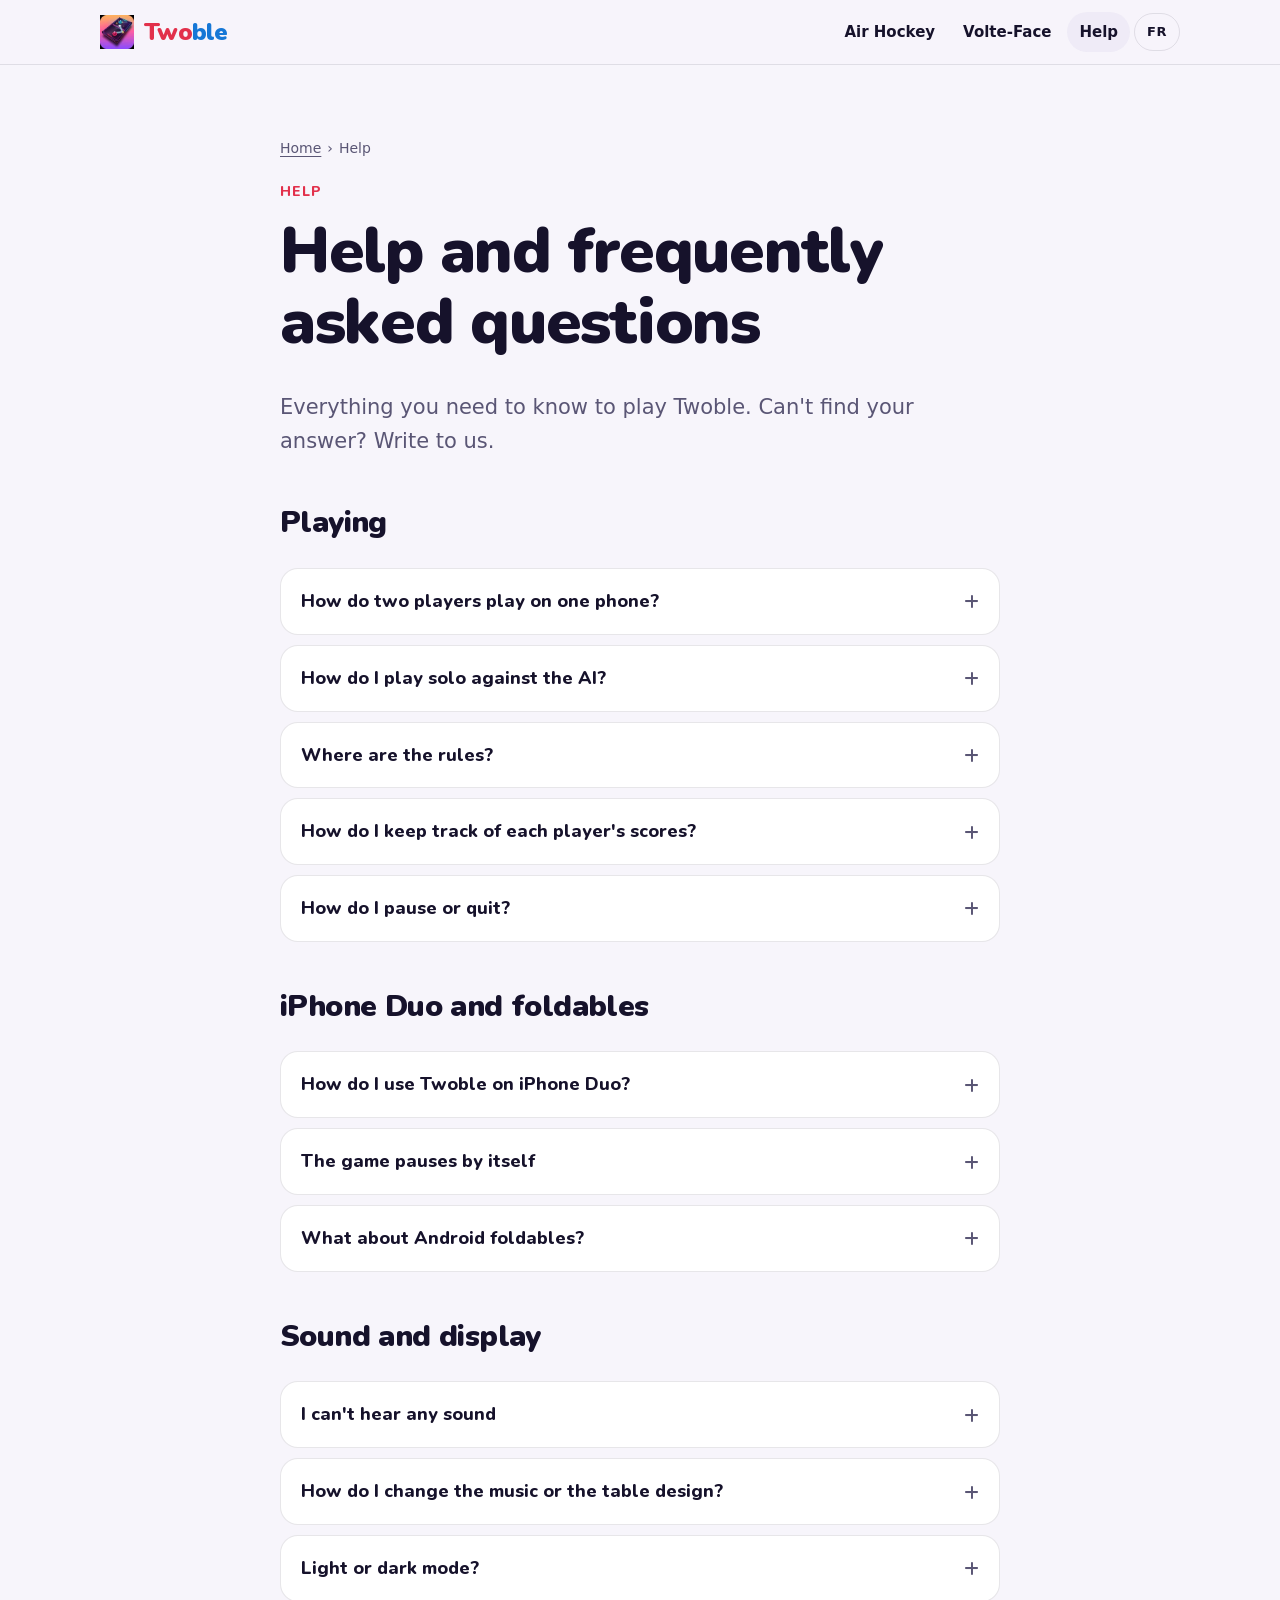
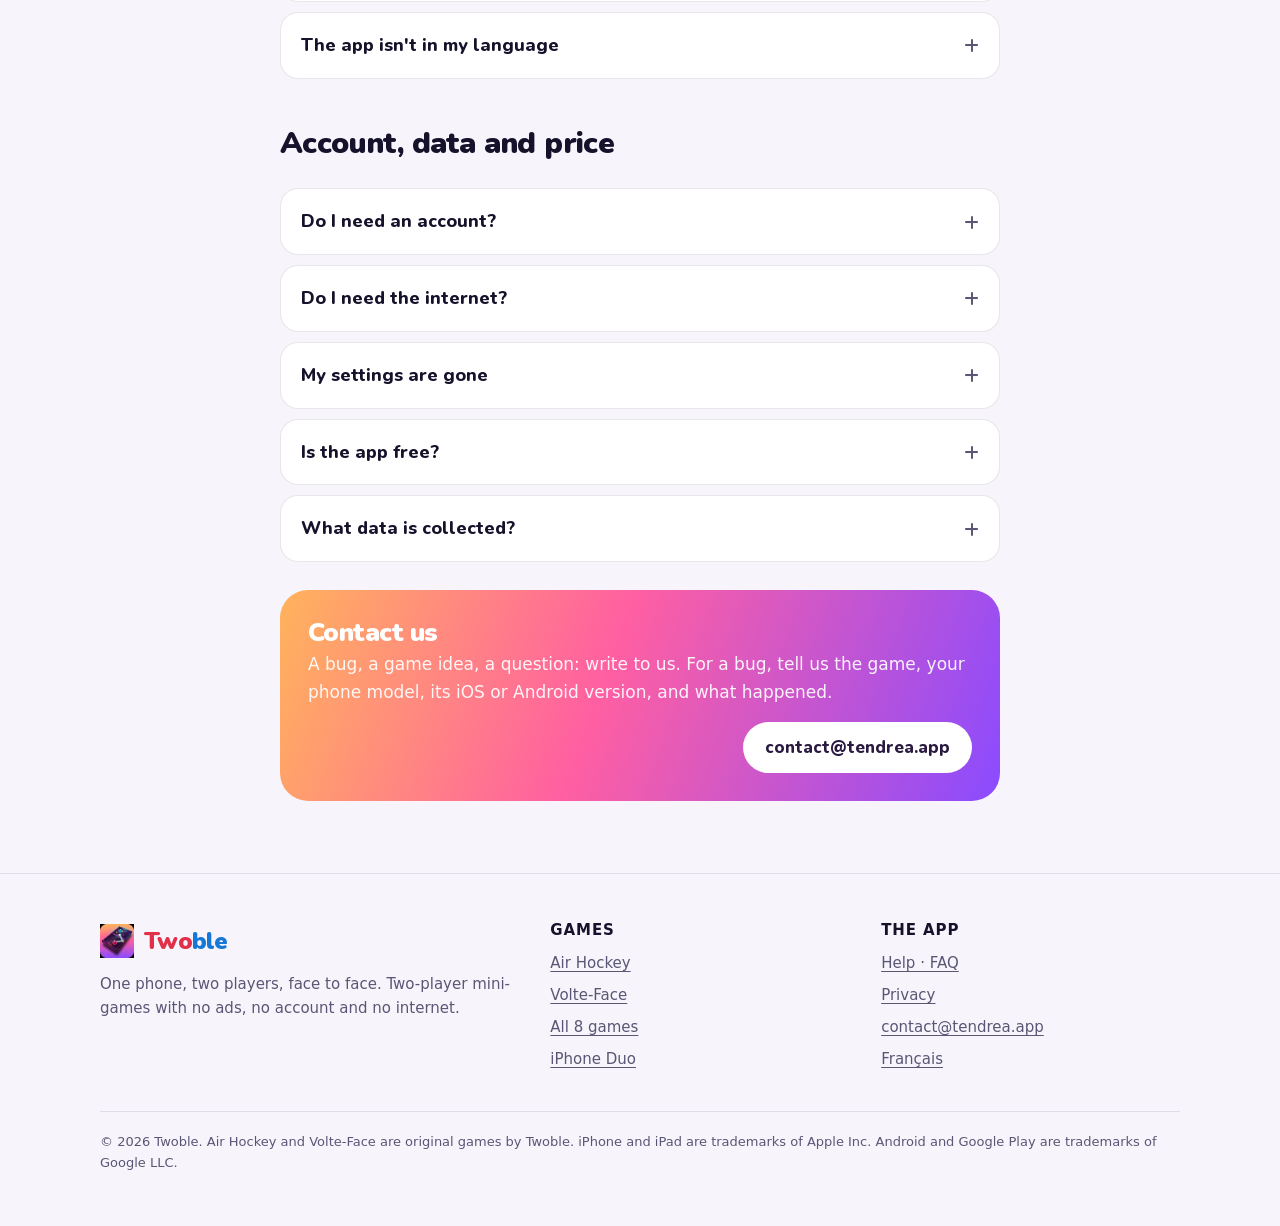
<file: en/support.html>
<!doctype html>
<html lang="en">
<head>
<meta charset="utf-8">
<meta name="viewport" content="width=device-width, initial-scale=1, viewport-fit=cover">
<title>Help and FAQ · Twoble</title>
<meta name="description" content="Playing two players on one phone, iPhone Duo, sound, auto pause, languages, settings: answers to your questions about Twoble, and how to contact us.">
<link rel="canonical" href="https://me.bseb.it/twoble/en/support.html">
<link rel="alternate" hreflang="fr" href="https://me.bseb.it/twoble/support.html">
<link rel="alternate" hreflang="en" href="https://me.bseb.it/twoble/en/support.html">
<link rel="alternate" hreflang="x-default" href="https://me.bseb.it/twoble/en/support.html">
<meta name="robots" content="index, follow, max-image-preview:large">
<meta name="theme-color" content="#f7f5fb" media="(prefers-color-scheme: light)">
<meta name="theme-color" content="#090c1a" media="(prefers-color-scheme: dark)">
<meta name="color-scheme" content="light dark">
<meta name="apple-itunes-app" content="app-id=6828599340">
<meta property="og:type" content="website">
<meta property="og:site_name" content="Twoble">
<meta property="og:title" content="Help and FAQ · Twoble">
<meta property="og:description" content="Playing two players on one phone, iPhone Duo, sound, auto pause, languages, settings: answers to your questions about Twoble, and how to contact us.">
<meta property="og:url" content="https://me.bseb.it/twoble/en/support.html">
<meta property="og:image" content="https://me.bseb.it/twoble/assets/img/og-en.jpg">
<meta property="og:image:width" content="1200">
<meta property="og:image:height" content="630">
<meta property="og:image:alt" content="Twoble: two-player games, face to face, on one phone">
<meta property="og:locale" content="en_US">
<meta property="og:locale:alternate" content="fr_FR">
<meta name="twitter:card" content="summary_large_image">
<link rel="icon" type="image/png" sizes="32x32" href="../favicon.png">
<link rel="icon" type="image/png" sizes="48x48" href="../favicon-48.png">
<link rel="apple-touch-icon" href="../apple-touch-icon.png">
<link rel="preload" href="../assets/fonts/nunito-latin.woff2" as="font" type="font/woff2" crossorigin>
<link rel="stylesheet" href="../assets/site.css?v=2026-11-02">
<script type="application/ld+json">{"@context":"https://schema.org","@graph":[{"@type":"WebSite","@id":"https://me.bseb.it/twoble/#website","name":"Twoble","url":"https://me.bseb.it/twoble/","inLanguage":["fr","en"]},{"@type":"WebPage","@id":"https://me.bseb.it/twoble/en/support.html#webpage","url":"https://me.bseb.it/twoble/en/support.html","name":"Help and FAQ · Twoble","description":"Playing two players on one phone, iPhone Duo, sound, auto pause, languages, settings: answers to your questions about Twoble, and how to contact us.","inLanguage":"en","isPartOf":{"@id":"https://me.bseb.it/twoble/#website"},"primaryImageOfPage":"https://me.bseb.it/twoble/assets/img/og-en.jpg","dateModified":"2026-11-02"},{"@type":"BreadcrumbList","itemListElement":[{"@type":"ListItem","position":1,"name":"Home","item":"https://me.bseb.it/twoble/en/"},{"@type":"ListItem","position":2,"name":"Help","item":"https://me.bseb.it/twoble/en/support.html"}]},{"@type":"FAQPage","mainEntity":[{"@type":"Question","name":"How do two players play on one phone?","acceptedAnswer":{"@type":"Answer","text":"Lay the phone flat between you, face to face. Each player uses their half of the screen: Red at the bottom, Blue at the top. Text and scores turn to face each player."}},{"@type":"Question","name":"How do I play solo against the AI?","acceptedAnswer":{"@type":"Answer","text":"Tap a game on the home screen, pick Easy AI, Medium AI or Hard AI under Opponent, then tap Play."}},{"@type":"Question","name":"Where are the rules?","acceptedAnswer":{"@type":"Answer","text":"On each game's screen, tap Rules. A two-voice comic, “How to play”, tells them too. For two of the games, they're also explained here: Air Hockey rules and Volte-Face rules."}},{"@type":"Question","name":"How do I keep track of each player's scores?","acceptedAnswer":{"@type":"Answer","text":"Create a profile for each player, with a name and an avatar. Twoble counts their wins, losses and head-to-head records, keeps an Elo leaderboard and a podium, and awards them badges. Everything stays on the phone, with no account. You can link a profile to Game Center (iPhone and iPad) or Google Play Games (Android) to find its badges there as achievements (optional)."}},{"@type":"Question","name":"How do I pause or quit?","acceptedAnswer":{"@type":"Answer","text":"Tap the pause button (two bars). You can resume, restart the match or quit the game. At the end, choose Rematch, Change options or Back to games."}},{"@type":"Question","name":"How do I use Twoble on iPhone Duo?","acceptedAnswer":{"@type":"Answer","text":"Unfold your iPhone Duo and lay it flat between you: the fold becomes the center line and each player gets their own panel. Folded, the app also works on the outer screen."}},{"@type":"Question","name":"The game pauses by itself","acceptedAnswer":{"@type":"Answer","text":"That's on purpose: when you fold, unfold or turn the phone, the game pauses so everyone can get back in place. Tap Resume."}},{"@type":"Question","name":"What about Android foldables?","acceptedAnswer":{"@type":"Answer","text":"Same idea: unfold it, lay it flat, and the fold splits the two sides."}},{"@type":"Question","name":"I can't hear any sound","acceptedAnswer":{"@type":"Answer","text":"Check your phone's volume, then the Music, Ambience and Effects sliders in the app's Settings (the gear on the home screen)."}},{"@type":"Question","name":"How do I change the music or the table design?","acceptedAnswer":{"@type":"Answer","text":"Open Settings from the home screen or a game's screen. You'll find the game's sound theme (you can listen to each one) and, for Air Hockey, the table's visual theme."}},{"@type":"Question","name":"Light or dark mode?","acceptedAnswer":{"@type":"Answer","text":"In Settings › Appearance: Auto follows your phone, or choose Light or Dark."}},{"@type":"Question","name":"The app isn't in my language","acceptedAnswer":{"@type":"Answer","text":"Twoble follows your phone's language and comes in 14 languages. If yours isn't one of them, the app shows in English."}},{"@type":"Question","name":"Do I need an account?","acceptedAnswer":{"@type":"Answer","text":"No. There are no accounts: open the app and play."}},{"@type":"Question","name":"Do I need the internet?","acceptedAnswer":{"@type":"Answer","text":"No. The app works completely offline."}},{"@type":"Question","name":"My settings are gone","acceptedAnswer":{"@type":"Answer","text":"Settings (appearance, volumes, game options), profiles, gold nuggets and badges are stored only on your phone. Uninstalling the app deletes them, and they don't carry over to other devices."}},{"@type":"Question","name":"Is the app free?","acceptedAnswer":{"@type":"Answer","text":"Yes, Twoble is free and has no ads."}},{"@type":"Question","name":"What data is collected?","acceptedAnswer":{"@type":"Answer","text":"None on our side. Only Game Center (Apple) and Google Play Games (Google) receive a profile's achievements if you link it. See the privacy policy."}}]}]}</script>
</head>
<body>
<a class="skip" href="#main">Skip to content</a>
<div class="lang-hint" id="lang-hint" lang="fr"><div class="wrap"><a href="../support.html" hreflang="fr">Cette page existe aussi en français →</a><button type="button" aria-label="Close">×</button></div></div>
<header class="site-header">
  <div class="wrap">
    <a class="logo" href="./" aria-label="Twoble home"><img src="../assets/img/icon-96.webp" width="34" height="34" alt=""><span class="wordmark"><span>Two</span><span>ble</span></span></a>
    <nav class="nav" aria-label="Main navigation">
      <a href="air-hockey.html">Air Hockey</a>
      <a href="volte-face.html">Volte-Face</a>
      <a class="hide-sm" href="support.html" aria-current="page">Help</a>
      <a class="lang" href="../support.html" hreflang="fr" lang="fr" title="Français">FR</a>
    </nav>
  </div>
</header>
<main id="main">

<section>
  <div class="wrap narrow">
    <nav class="crumbs" aria-label="Breadcrumb"><ol><li><a href="./">Home</a></li><li><span aria-current="page">Help</span></li></ol></nav>
    <span class="eyebrow">Help</span>
    <h1>Help and frequently asked questions</h1>
    <p class="lead">Everything you need to know to play Twoble. Can't find your answer? Write to us.</p>
    <div class="faq-group"><h2>Playing</h2><div class="faq"><details><summary>How do two players play on one phone?</summary><div><p>Lay the phone flat between you, face to face. Each player uses their half of the screen: Red at the bottom, Blue at the top. Text and scores turn to face each player.</p></div></details><details><summary>How do I play solo against the AI?</summary><div><p>Tap a game on the home screen, pick <b>Easy AI</b>, <b>Medium AI</b> or <b>Hard AI</b> under <b>Opponent</b>, then tap <b>Play</b>.</p></div></details><details><summary>Where are the rules?</summary><div><p>On each game's screen, tap <b>Rules</b>. A two-voice comic, “How to play”, tells them too. For two of the games, they're also explained here: <a href="air-hockey.html">Air Hockey rules</a> and <a href="volte-face.html">Volte-Face rules</a>.</p></div></details><details><summary>How do I keep track of each player's scores?</summary><div><p>Create a profile for each player, with a name and an avatar. Twoble counts their wins, losses and head-to-head records, keeps an Elo leaderboard and a podium, and awards them badges. Everything stays on the phone, with no account. You can link a profile to Game Center (iPhone and iPad) or Google Play Games (Android) to find its badges there as achievements (optional).</p></div></details><details><summary>How do I pause or quit?</summary><div><p>Tap the pause button (two bars). You can resume, restart the match or quit the game. At the end, choose <b>Rematch</b>, <b>Change options</b> or <b>Back to games</b>.</p></div></details></div></div>
<div class="faq-group"><h2>iPhone Duo and foldables</h2><div class="faq"><details><summary>How do I use Twoble on iPhone Duo?</summary><div><p>Unfold your iPhone Duo and lay it flat between you: the fold becomes the center line and each player gets their own panel. Folded, the app also works on the outer screen.</p></div></details><details><summary>The game pauses by itself</summary><div><p>That's on purpose: when you fold, unfold or turn the phone, the game pauses so everyone can get back in place. Tap <b>Resume</b>.</p></div></details><details><summary>What about Android foldables?</summary><div><p>Same idea: unfold it, lay it flat, and the fold splits the two sides.</p></div></details></div></div>
<div class="faq-group"><h2>Sound and display</h2><div class="faq"><details><summary>I can't hear any sound</summary><div><p>Check your phone's volume, then the <b>Music</b>, <b>Ambience</b> and <b>Effects</b> sliders in the app's <b>Settings</b> (the gear on the home screen).</p></div></details><details><summary>How do I change the music or the table design?</summary><div><p>Open <b>Settings</b> from the home screen or a game's screen. You'll find the game's <b>sound theme</b> (you can listen to each one) and, for Air Hockey, the table's <b>visual theme</b>.</p></div></details><details><summary>Light or dark mode?</summary><div><p>In <b>Settings › Appearance</b>: <b>Auto</b> follows your phone, or choose <b>Light</b> or <b>Dark</b>.</p></div></details><details><summary>The app isn't in my language</summary><div><p>Twoble follows your phone's language and comes in 14 languages. If yours isn't one of them, the app shows in English.</p></div></details></div></div>
<div class="faq-group"><h2>Account, data and price</h2><div class="faq"><details><summary>Do I need an account?</summary><div><p>No. There are no accounts: open the app and play.</p></div></details><details><summary>Do I need the internet?</summary><div><p>No. The app works completely offline.</p></div></details><details><summary>My settings are gone</summary><div><p>Settings (appearance, volumes, game options), profiles, gold nuggets and badges are stored only on your phone. Uninstalling the app deletes them, and they don't carry over to other devices.</p></div></details><details><summary>Is the app free?</summary><div><p>Yes, Twoble is free and has no ads.</p></div></details><details><summary>What data is collected?</summary><div><p>None on our side. Only Game Center (Apple) and Google Play Games (Google) receive a profile's achievements if you link it. See the <a href="privacy.html">privacy policy</a>.</p></div></details></div></div>
    <div class="contact-card" id="contact">
      <div>
        <h2>Contact us</h2>
        <p>A bug, a game idea, a question: write to us. For a bug, tell us the game, your phone model, its iOS or Android version, and what happened.</p>
      </div>
      <a class="btn" href="mailto:contact@tendrea.app?subject=Twoble">contact@tendrea.app</a>
    </div>
  </div>
</section>
</main>
<footer class="site-footer">
  <div class="wrap">
    <div class="about">
      <a class="logo" href="./" aria-label="Twoble home"><img src="../assets/img/icon-96.webp" width="34" height="34" alt="" loading="lazy"><span class="wordmark"><span>Two</span><span>ble</span></span></a>
      <p style="margin-top:12px">One phone, two players, face to face. Two-player mini-games with no ads, no account and no internet.</p>
    </div>
    <div>
      <h2>Games</h2>
      <ul>
        <li><a href="air-hockey.html">Air Hockey</a></li>
        <li><a href="volte-face.html">Volte-Face</a></li>
        <li><a href="./#games">All 8 games</a></li>
        <li><a href="./#iphone-duo">iPhone Duo</a></li>
      </ul>
    </div>
    <div>
      <h2>The app</h2>
      <ul>
        <li><a href="support.html">Help · FAQ</a></li>
        <li><a href="privacy.html">Privacy</a></li>
        <li><a href="mailto:contact@tendrea.app">contact@tendrea.app</a></li>
        <li><a href="../support.html" hreflang="fr" lang="fr">Français</a></li>
      </ul>
    </div>
    <p class="legal">© 2026 Twoble. Air Hockey and Volte-Face are original games by Twoble. iPhone and iPad are trademarks of Apple Inc. Android and Google Play are trademarks of Google LLC.</p>
  </div>
</footer>
<script>
(function () {
  var key = 'twoble-lang-hint', el = document.getElementById('lang-hint');
  try { if (localStorage.getItem(key)) return; } catch (e) {}
  var langs = navigator.languages && navigator.languages.length ? navigator.languages : [navigator.language || ''];
  var fr = function (l) { return String(l).toLowerCase().indexOf('fr') === 0; };
  var show = document.documentElement.lang === 'fr' ? !langs.some(fr) : fr(langs[0]);
  if (!show) return;
  el.className += ' show';
  el.querySelector('button').onclick = function () {
    el.className = 'lang-hint';
    try { localStorage.setItem(key, '1'); } catch (e) {}
  };
})();
</script>
</body>
</html>
</file>
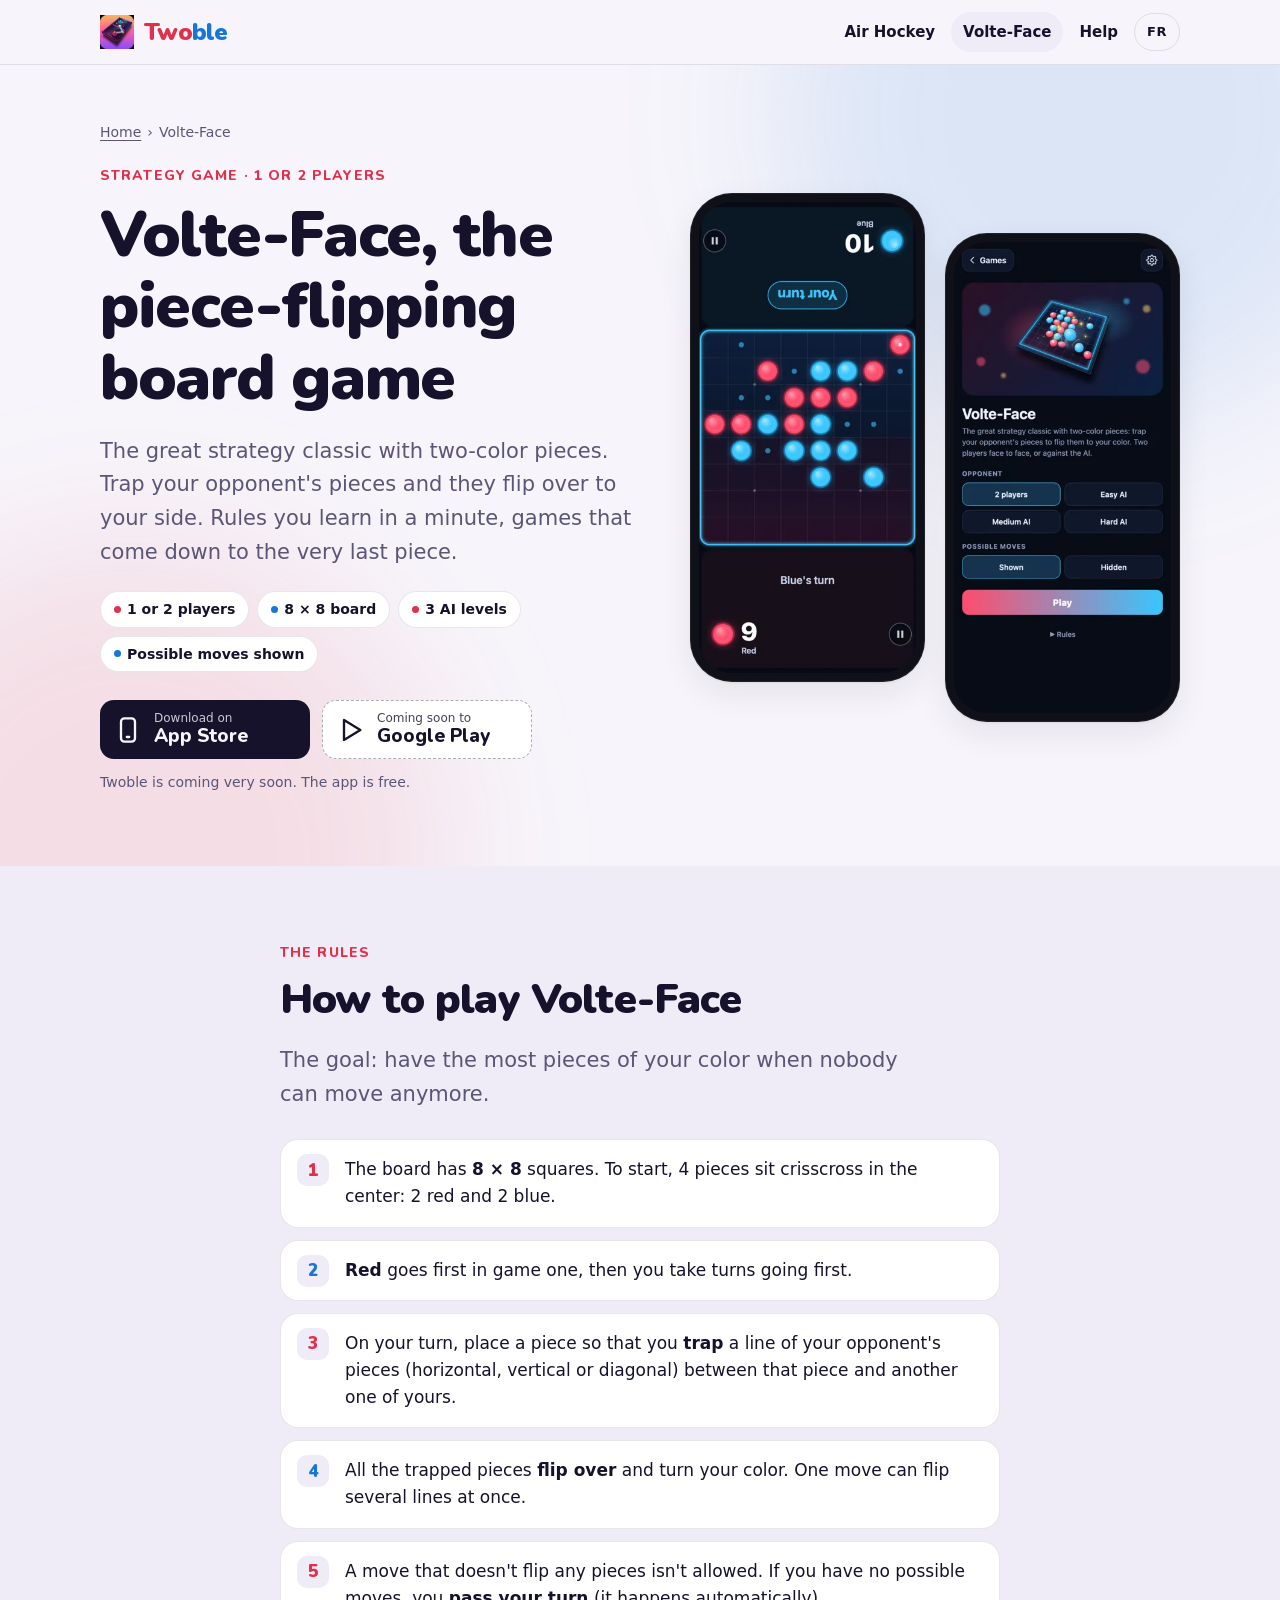
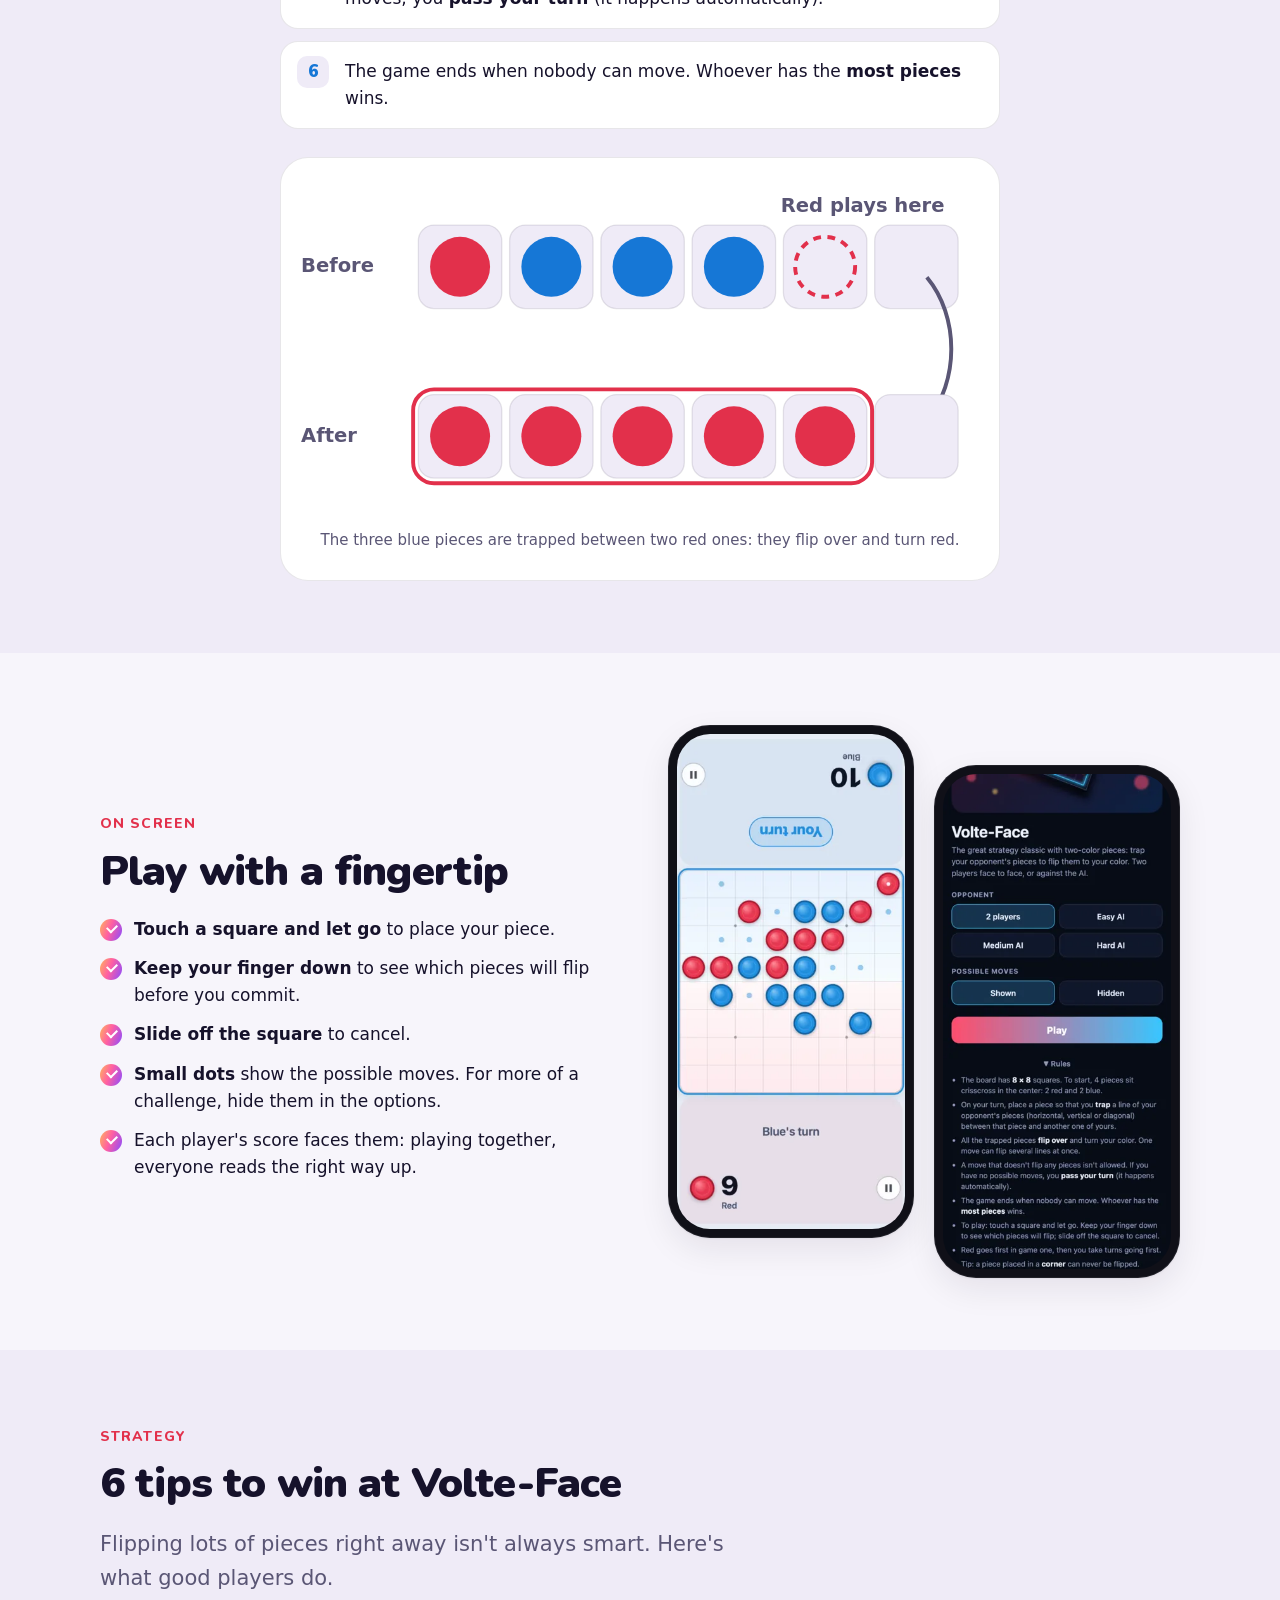
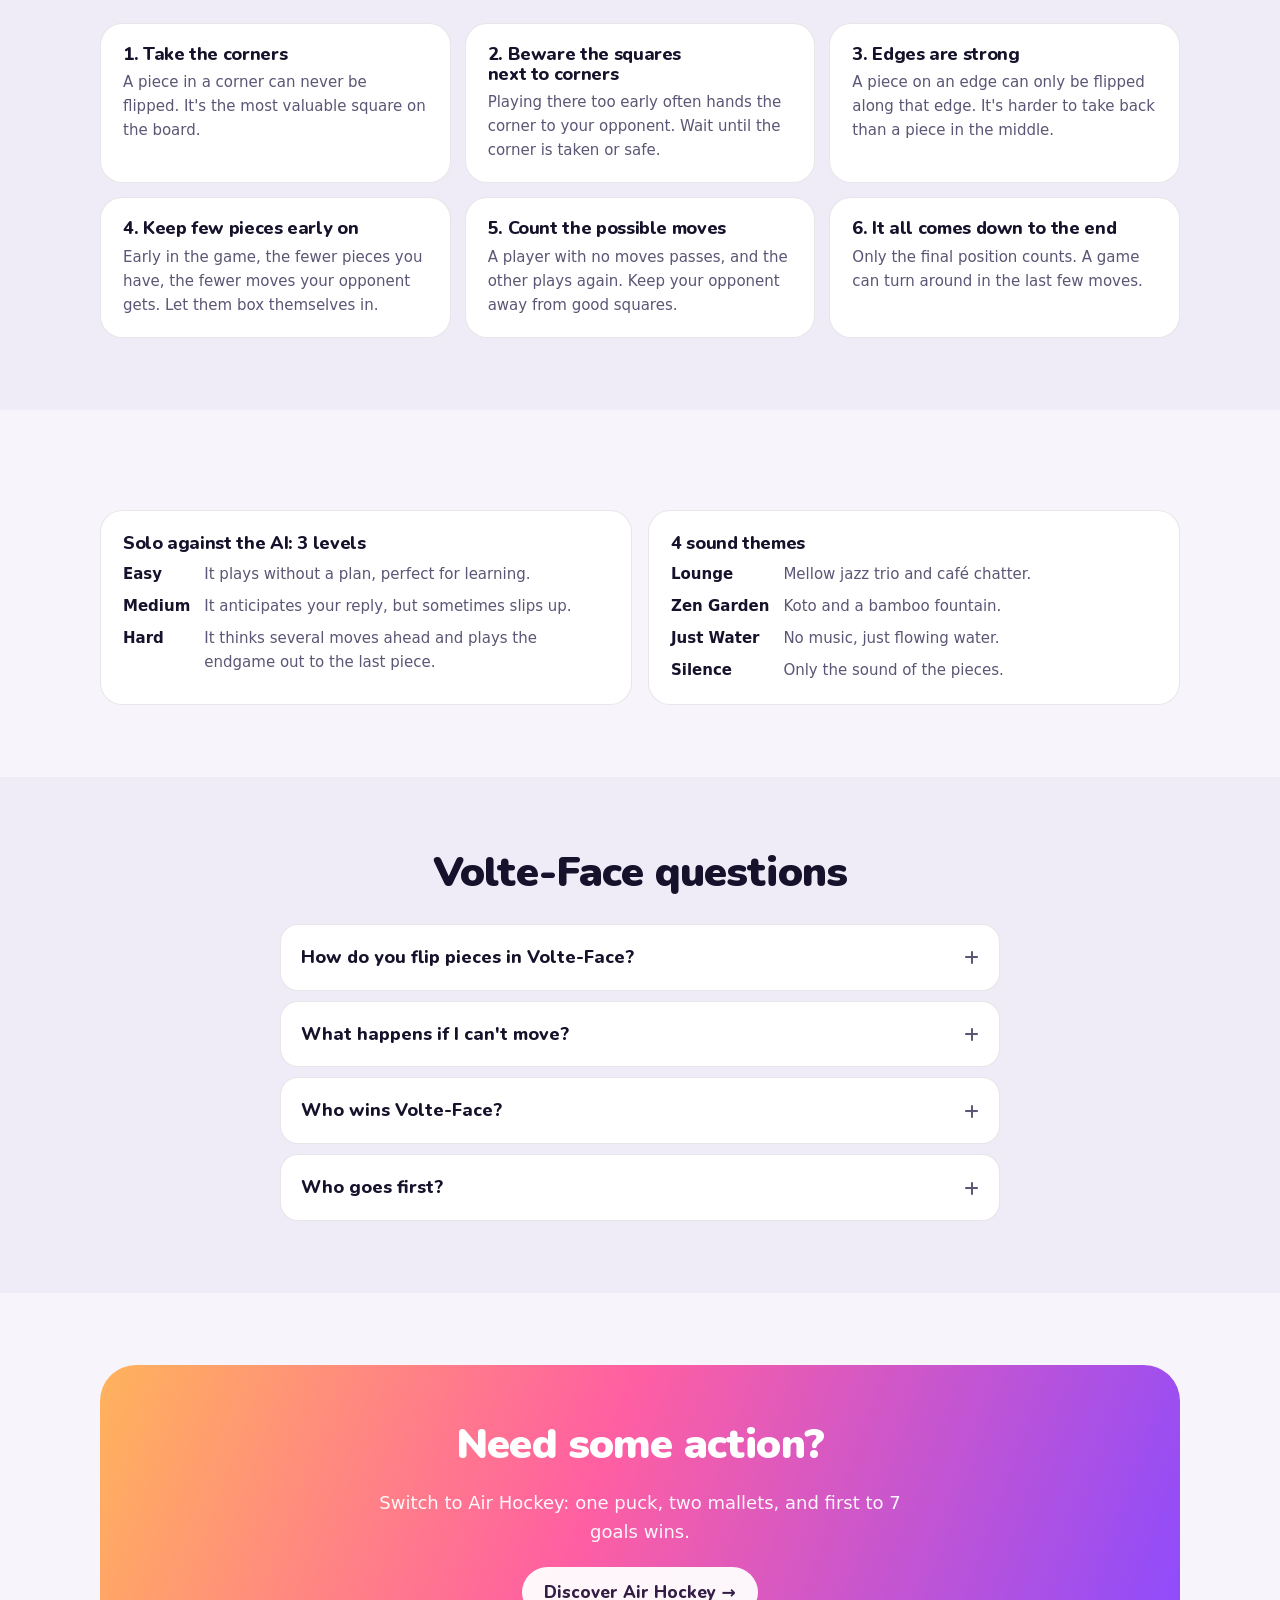
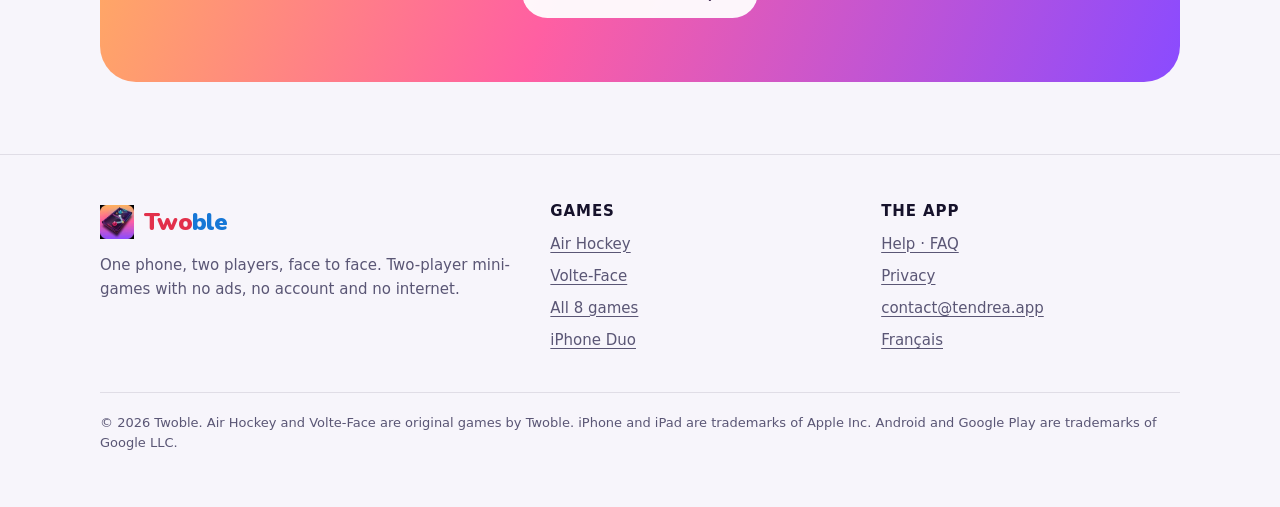
<file: en/volte-face.html>
<!doctype html>
<html lang="en">
<head>
<meta charset="utf-8">
<meta name="viewport" content="width=device-width, initial-scale=1, viewport-fit=cover">
<title>Volte-Face: rules & tips for the flipping game · Twoble</title>
<meta name="description" content="How to play Volte-Face: trap your opponent's pieces to flip them. Rules, an illustrated example, strategy tips and a 3-level AI, for 1 or 2 players.">
<link rel="canonical" href="https://me.bseb.it/twoble/en/volte-face.html">
<link rel="alternate" hreflang="fr" href="https://me.bseb.it/twoble/volte-face.html">
<link rel="alternate" hreflang="en" href="https://me.bseb.it/twoble/en/volte-face.html">
<link rel="alternate" hreflang="x-default" href="https://me.bseb.it/twoble/en/volte-face.html">
<meta name="robots" content="index, follow, max-image-preview:large">
<meta name="theme-color" content="#f7f5fb" media="(prefers-color-scheme: light)">
<meta name="theme-color" content="#090c1a" media="(prefers-color-scheme: dark)">
<meta name="color-scheme" content="light dark">
<meta name="apple-itunes-app" content="app-id=6828599340">
<meta property="og:type" content="website">
<meta property="og:site_name" content="Twoble">
<meta property="og:title" content="Volte-Face: rules & tips for the flipping game · Twoble">
<meta property="og:description" content="How to play Volte-Face: trap your opponent's pieces to flip them. Rules, an illustrated example, strategy tips and a 3-level AI, for 1 or 2 players.">
<meta property="og:url" content="https://me.bseb.it/twoble/en/volte-face.html">
<meta property="og:image" content="https://me.bseb.it/twoble/assets/img/og-en.jpg">
<meta property="og:image:width" content="1200">
<meta property="og:image:height" content="630">
<meta property="og:image:alt" content="Twoble: two-player games, face to face, on one phone">
<meta property="og:locale" content="en_US">
<meta property="og:locale:alternate" content="fr_FR">
<meta name="twitter:card" content="summary_large_image">
<link rel="icon" type="image/png" sizes="32x32" href="../favicon.png">
<link rel="icon" type="image/png" sizes="48x48" href="../favicon-48.png">
<link rel="apple-touch-icon" href="../apple-touch-icon.png">
<link rel="preload" href="../assets/fonts/nunito-latin.woff2" as="font" type="font/woff2" crossorigin>
<link rel="stylesheet" href="../assets/site.css?v=2026-11-02">
<script type="application/ld+json">{"@context":"https://schema.org","@graph":[{"@type":"WebSite","@id":"https://me.bseb.it/twoble/#website","name":"Twoble","url":"https://me.bseb.it/twoble/","inLanguage":["fr","en"]},{"@type":"WebPage","@id":"https://me.bseb.it/twoble/en/volte-face.html#webpage","url":"https://me.bseb.it/twoble/en/volte-face.html","name":"Volte-Face: rules & tips for the flipping game · Twoble","description":"How to play Volte-Face: trap your opponent's pieces to flip them. Rules, an illustrated example, strategy tips and a 3-level AI, for 1 or 2 players.","inLanguage":"en","isPartOf":{"@id":"https://me.bseb.it/twoble/#website"},"primaryImageOfPage":"https://me.bseb.it/twoble/assets/img/og-en.jpg","dateModified":"2026-11-02"},{"@type":"BreadcrumbList","itemListElement":[{"@type":"ListItem","position":1,"name":"Home","item":"https://me.bseb.it/twoble/en/"},{"@type":"ListItem","position":2,"name":"Volte-Face","item":"https://me.bseb.it/twoble/en/volte-face.html"}]},{"@type":"VideoGame","name":"Volte-Face","description":"How to play Volte-Face: trap your opponent's pieces to flip them. Rules, an illustrated example, strategy tips and a 3-level AI, for 1 or 2 players.","url":"https://me.bseb.it/twoble/en/volte-face.html","inLanguage":"en","genre":["Board game","Strategy","Puzzle"],"gamePlatform":["iOS","iPadOS","Android"],"playMode":["SinglePlayer","MultiPlayer"],"numberOfPlayers":{"@type":"QuantitativeValue","minValue":1,"maxValue":2},"isPartOf":{"@id":"https://me.bseb.it/twoble/#app"},"image":"https://me.bseb.it/twoble/assets/img/og-en.jpg"},{"@type":"FAQPage","mainEntity":[{"@type":"Question","name":"How do you flip pieces in Volte-Face?","acceptedAnswer":{"@type":"Answer","text":"Place a piece so that a line of your opponent's pieces, horizontal, vertical or diagonal, is trapped between that piece and another one of yours. All the trapped pieces flip over and turn your color."}},{"@type":"Question","name":"What happens if I can't move?","acceptedAnswer":{"@type":"Answer","text":"If you have no possible moves, you pass your turn automatically and your opponent plays again. The game ends when nobody can move."}},{"@type":"Question","name":"Who wins Volte-Face?","acceptedAnswer":{"@type":"Answer","text":"The player with the most pieces of their color on the board at the end of the game. A draw is possible."}},{"@type":"Question","name":"Who goes first?","acceptedAnswer":{"@type":"Answer","text":"Red goes first in game one, then you take turns going first."}}]}]}</script>
</head>
<body>
<a class="skip" href="#main">Skip to content</a>
<div class="lang-hint" id="lang-hint" lang="fr"><div class="wrap"><a href="../volte-face.html" hreflang="fr">Cette page existe aussi en français →</a><button type="button" aria-label="Close">×</button></div></div>
<header class="site-header">
  <div class="wrap">
    <a class="logo" href="./" aria-label="Twoble home"><img src="../assets/img/icon-96.webp" width="34" height="34" alt=""><span class="wordmark"><span>Two</span><span>ble</span></span></a>
    <nav class="nav" aria-label="Main navigation">
      <a href="air-hockey.html">Air Hockey</a>
      <a href="volte-face.html" aria-current="page">Volte-Face</a>
      <a class="hide-sm" href="support.html">Help</a>
      <a class="lang" href="../volte-face.html" hreflang="fr" lang="fr" title="Français">FR</a>
    </nav>
  </div>
</header>
<main id="main">

<section class="hero">
  <div class="wrap">
    <div>
      <nav class="crumbs" aria-label="Breadcrumb"><ol><li><a href="./">Home</a></li><li><span aria-current="page">Volte-Face</span></li></ol></nav>
      <span class="eyebrow">Strategy game · 1 or 2 players</span>
      <h1>Volte-Face, the piece-flipping board game</h1>
      <p class="lead">The great strategy classic with two-color pieces. Trap your opponent's pieces and they flip over to your side. Rules you learn in a minute, games that come down to the very last piece.</p>
      <ul class="chips" aria-label="At a glance">
        <li>1 or 2 players</li><li>8 × 8 board</li><li>3 AI levels</li><li>Possible moves shown</li>
      </ul>
      <div class="stores"><a class="store" href="https://apps.apple.com/app/id6828599340"><svg viewBox="0 0 24 24" fill="none" stroke="currentColor" stroke-width="2" stroke-linecap="round" stroke-linejoin="round" aria-hidden="true"><rect x="6" y="2" width="12" height="20" rx="3"/><path d="M11 18h2"/></svg><span><small>Download on</small><strong>App Store</strong></span></a><span class="store soon"><svg viewBox="0 0 24 24" fill="none" stroke="currentColor" stroke-width="2" stroke-linecap="round" stroke-linejoin="round" aria-hidden="true"><path d="M6 3.5v17l14-8.5z"/></svg><span><small>Coming soon to</small><strong>Google Play</strong></span></span></div><p class="store-note">Twoble is coming very soon. The app is free.</p>
    </div>
    <div class="pair">
      <div class="phone "><img src="../assets/img/en-vf-play-dark-360.webp" srcset="../assets/img/en-vf-play-dark-360.webp 360w, ../assets/img/en-vf-play-dark-720.webp 720w" sizes="(max-width: 600px) 45vw, 250px" width="360" height="780" alt="A game of Volte-Face in dark mode: Blue has 10 pieces, Red 9, small dots show the possible moves" fetchpriority="high" decoding="async"></div>
      <div class="phone "><img src="../assets/img/en-vf-lobby-360.webp" srcset="../assets/img/en-vf-lobby-360.webp 360w, ../assets/img/en-vf-lobby-720.webp 720w" sizes="(max-width: 600px) 45vw, 250px" width="360" height="780" alt="The Volte-Face screen: choose the opponent and whether possible moves are shown" fetchpriority="high" decoding="async"></div>
    </div>
  </div>
</section>

<section class="band">
  <div class="wrap narrow">
    <span class="eyebrow">The rules</span>
    <h2>How to play Volte-Face</h2>
    <p class="lead">The goal: have the most pieces of your color when nobody can move anymore.</p>
    <ol class="rules">
      <li>The board has <b>8 × 8</b> squares. To start, 4 pieces sit crisscross in the center: 2 red and 2 blue.</li>
      <li><b>Red</b> goes first in game one, then you take turns going first.</li>
      <li>On your turn, place a piece so that you <b>trap</b> a line of your opponent's pieces (horizontal, vertical or diagonal) between that piece and another one of yours.</li>
      <li>All the trapped pieces <b>flip over</b> and turn your color. One move can flip several lines at once.</li>
      <li>A move that doesn't flip any pieces isn't allowed. If you have no possible moves, you <b>pass your turn</b> (it happens automatically).</li>
      <li>The game ends when nobody can move. Whoever has the <b>most pieces</b> wins.</li>
    </ol>

    <div class="diagram" role="img" aria-label="Example: Red places a piece to the right of three blue pieces lined up after a red piece. The three trapped blue pieces turn red.">
      <svg viewBox="0 0 520 250" aria-hidden="true">
        <text class="label" x="0" y="66">Before</text>
        <rect class="cell" x="90" y="30" width="64" height="64" rx="12"/><rect class="cell" x="160" y="30" width="64" height="64" rx="12"/><rect class="cell" x="230" y="30" width="64" height="64" rx="12"/><rect class="cell" x="300" y="30" width="64" height="64" rx="12"/><rect class="cell" x="370" y="30" width="64" height="64" rx="12"/><rect class="cell" x="440" y="30" width="64" height="64" rx="12"/>
        <circle class="r" cx="122" cy="62" r="23"/><circle class="b" cx="192" cy="62" r="23"/><circle class="b" cx="262" cy="62" r="23"/><circle class="b" cx="332" cy="62" r="23"/>
        <circle class="ghost" cx="402" cy="62" r="23"/>
        <text class="label" x="368" y="20">Red plays here</text>
        <path class="arrow" d="M480 70 C 505 100, 505 150, 480 180" /><path class="arrow" d="M472 170 L480 182 L490 172"/>
        <text class="label" x="0" y="196">After</text>
        <rect class="cell" x="90" y="160" width="64" height="64" rx="12"/><rect class="cell" x="160" y="160" width="64" height="64" rx="12"/><rect class="cell" x="230" y="160" width="64" height="64" rx="12"/><rect class="cell" x="300" y="160" width="64" height="64" rx="12"/><rect class="cell" x="370" y="160" width="64" height="64" rx="12"/><rect class="cell" x="440" y="160" width="64" height="64" rx="12"/>
        <circle class="r" cx="122" cy="192" r="23"/><circle class="r" cx="192" cy="192" r="23"/><circle class="r" cx="262" cy="192" r="23"/><circle class="r" cx="332" cy="192" r="23"/><circle class="r" cx="402" cy="192" r="23"/>
        <rect class="frame" x="86" y="156" width="352" height="72" rx="16"/>
      </svg>
      <p class="center muted" style="margin:16px 0 0;font-size:15px">The three blue pieces are trapped between two red ones: they flip over and turn red.</p>
    </div>
  </div>
</section>

<section>
  <div class="wrap split">
    <div>
      <span class="eyebrow">On screen</span>
      <h2>Play with a fingertip</h2>
      <ul class="checks">
        <li><b>Touch a square and let go</b> to place your piece.</li>
        <li><b>Keep your finger down</b> to see which pieces will flip before you commit.</li>
        <li><b>Slide off the square</b> to cancel.</li>
        <li><b>Small dots</b> show the possible moves. For more of a challenge, hide them in the options.</li>
        <li>Each player's score faces them: playing together, everyone reads the right way up.</li>
      </ul>
    </div>
    <figure class="pair">
      <div class="phone "><img src="../assets/img/en-vf-play-light-360.webp" srcset="../assets/img/en-vf-play-light-360.webp 360w, ../assets/img/en-vf-play-light-720.webp 720w" sizes="(max-width: 600px) 45vw, 250px" width="360" height="780" alt="Volte-Face in light mode" loading="lazy" decoding="async"></div>
      <div class="phone "><img src="../assets/img/en-vf-rules-360.webp" srcset="../assets/img/en-vf-rules-360.webp 360w, ../assets/img/en-vf-rules-720.webp 720w" sizes="(max-width: 600px) 45vw, 250px" width="360" height="780" alt="The Volte-Face rules shown on the game screen" loading="lazy" decoding="async"></div>
    </figure>
  </div>
</section>

<section class="band">
  <div class="wrap">
    <span class="eyebrow">Strategy</span>
    <h2>6 tips to win at Volte-Face</h2>
    <p class="lead">Flipping lots of pieces right away isn't always smart. Here's what good players do.</p>
    <div class="tips">
      <div class="tip"><h3>1. Take the corners</h3><p>A piece in a corner can never be flipped. It's the most valuable square on the board.</p></div>
      <div class="tip"><h3>2. Beware the squares next to corners</h3><p>Playing there too early often hands the corner to your opponent. Wait until the corner is taken or safe.</p></div>
      <div class="tip"><h3>3. Edges are strong</h3><p>A piece on an edge can only be flipped along that edge. It's harder to take back than a piece in the middle.</p></div>
      <div class="tip"><h3>4. Keep few pieces early on</h3><p>Early in the game, the fewer pieces you have, the fewer moves your opponent gets. Let them box themselves in.</p></div>
      <div class="tip"><h3>5. Count the possible moves</h3><p>A player with no moves passes, and the other plays again. Keep your opponent away from good squares.</p></div>
      <div class="tip"><h3>6. It all comes down to the end</h3><p>Only the final position counts. A game can turn around in the last few moves.</p></div>
    </div>
  </div>
</section>

<section>
  <div class="wrap">
    <div class="options">
      <div class="option">
        <h3>Solo against the AI: 3 levels</h3>
        <dl>
          <dt>Easy</dt><dd>It plays without a plan, perfect for learning.</dd>
          <dt>Medium</dt><dd>It anticipates your reply, but sometimes slips up.</dd>
          <dt>Hard</dt><dd>It thinks several moves ahead and plays the endgame out to the last piece.</dd>
        </dl>
      </div>
      <div class="option">
        <h3>4 sound themes</h3>
        <dl>
          <dt>Lounge</dt><dd>Mellow jazz trio and café chatter.</dd>
          <dt>Zen Garden</dt><dd>Koto and a bamboo fountain.</dd>
          <dt>Just Water</dt><dd>No music, just flowing water.</dd>
          <dt>Silence</dt><dd>Only the sound of the pieces.</dd>
        </dl>
      </div>
    </div>
  </div>
</section>

<section class="band">
  <div class="wrap narrow">
    <h2 class="center">Volte-Face questions</h2>
    <div class="faq"><details><summary>How do you flip pieces in Volte-Face?</summary><div><p>Place a piece so that a line of your opponent's pieces, horizontal, vertical or diagonal, is trapped between that piece and another one of yours. All the trapped pieces flip over and turn your color.</p></div></details><details><summary>What happens if I can't move?</summary><div><p>If you have no possible moves, you pass your turn automatically and your opponent plays again. The game ends when nobody can move.</p></div></details><details><summary>Who wins Volte-Face?</summary><div><p>The player with the most pieces of their color on the board at the end of the game. A draw is possible.</p></div></details><details><summary>Who goes first?</summary><div><p>Red goes first in game one, then you take turns going first.</p></div></details></div>
  </div>
</section>

<section>
  <div class="wrap">
    <div class="cta">
      <h2>Need some action?</h2>
      <p>Switch to Air Hockey: one puck, two mallets, and first to 7 goals wins.</p>
      <p style="margin-top:20px"><a class="btn" href="air-hockey.html">Discover Air Hockey →</a></p>
    </div>
  </div>
</section>
</main>
<footer class="site-footer">
  <div class="wrap">
    <div class="about">
      <a class="logo" href="./" aria-label="Twoble home"><img src="../assets/img/icon-96.webp" width="34" height="34" alt="" loading="lazy"><span class="wordmark"><span>Two</span><span>ble</span></span></a>
      <p style="margin-top:12px">One phone, two players, face to face. Two-player mini-games with no ads, no account and no internet.</p>
    </div>
    <div>
      <h2>Games</h2>
      <ul>
        <li><a href="air-hockey.html">Air Hockey</a></li>
        <li><a href="volte-face.html">Volte-Face</a></li>
        <li><a href="./#games">All 8 games</a></li>
        <li><a href="./#iphone-duo">iPhone Duo</a></li>
      </ul>
    </div>
    <div>
      <h2>The app</h2>
      <ul>
        <li><a href="support.html">Help · FAQ</a></li>
        <li><a href="privacy.html">Privacy</a></li>
        <li><a href="mailto:contact@tendrea.app">contact@tendrea.app</a></li>
        <li><a href="../volte-face.html" hreflang="fr" lang="fr">Français</a></li>
      </ul>
    </div>
    <p class="legal">© 2026 Twoble. Air Hockey and Volte-Face are original games by Twoble. iPhone and iPad are trademarks of Apple Inc. Android and Google Play are trademarks of Google LLC.</p>
  </div>
</footer>
<script>
(function () {
  var key = 'twoble-lang-hint', el = document.getElementById('lang-hint');
  try { if (localStorage.getItem(key)) return; } catch (e) {}
  var langs = navigator.languages && navigator.languages.length ? navigator.languages : [navigator.language || ''];
  var fr = function (l) { return String(l).toLowerCase().indexOf('fr') === 0; };
  var show = document.documentElement.lang === 'fr' ? !langs.some(fr) : fr(langs[0]);
  if (!show) return;
  el.className += ' show';
  el.querySelector('button').onclick = function () {
    el.className = 'lang-hint';
    try { localStorage.setItem(key, '1'); } catch (e) {}
  };
})();
</script>
</body>
</html>
</file>
<file: assets/site.css>
/* Twoble website: one stylesheet for every page, light and dark. */
@font-face {
  font-family: "Nunito";
  src: url("fonts/nunito-latin.woff2") format("woff2");
  font-weight: 600 900;
  font-display: swap;
  unicode-range: U+0000-00FF, U+0131, U+0152-0153, U+02BB-02BC, U+02C6, U+02DA, U+02DC, U+0304, U+0308, U+0329, U+2000-206F, U+20AC, U+2122, U+2191, U+2193, U+2212, U+2215, U+FEFF, U+FFFD;
}

:root {
  color-scheme: light dark;
  --bg: #f7f5fb;
  --bg-2: #efebf7;
  --surface: #ffffff;
  --fg: #16122b;
  --muted: #5a5675;
  --line: rgba(22, 18, 43, .1);
  --red: #e2304b;
  --blue: #1677d6;
  --red-soft: rgba(226, 48, 75, .12);
  --blue-soft: rgba(22, 119, 214, .12);
  --sunset: linear-gradient(110deg, #ffb35c 0%, #ff5fa2 45%, #8a4bff 100%);
  --shadow: 0 1px 2px rgba(22, 18, 43, .06), 0 12px 32px rgba(22, 18, 43, .08);
  --device: #101018;
  --radius: 22px;
  --display: ui-rounded, "SF Pro Rounded", "Nunito", system-ui, sans-serif;
  --text: system-ui, -apple-system, "Segoe UI", Roboto, "Helvetica Neue", Arial, sans-serif;
}
@media (prefers-color-scheme: dark) {
  :root {
    --bg: #090c1a;
    --bg-2: #0e1328;
    --surface: #121834;
    --fg: #eef1ff;
    --muted: #9ba4c9;
    --line: rgba(255, 255, 255, .09);
    --red: #ff4d6d;
    --blue: #38c6ff;
    --red-soft: rgba(255, 77, 109, .14);
    --blue-soft: rgba(56, 198, 255, .13);
    --shadow: 0 1px 2px rgba(0, 0, 0, .4), 0 16px 40px rgba(0, 0, 0, .35);
    --device: #05060c;
  }
}

* { box-sizing: border-box; }
html { -webkit-text-size-adjust: 100%; scroll-padding-top: 80px; }
@media (prefers-reduced-motion: no-preference) { html { scroll-behavior: smooth; } }
body { margin: 0; background: var(--bg); color: var(--fg); font: 17px/1.6 var(--text); overflow-x: hidden; }
img { max-width: 100%; height: auto; display: block; }
a { color: var(--blue); text-underline-offset: 3px; }
a:hover { text-decoration-thickness: 2px; }
:focus-visible { outline: 3px solid var(--blue); outline-offset: 3px; border-radius: 6px; }
h1, h2, h3 { font-family: var(--display); line-height: 1.12; letter-spacing: -.02em; margin: 0 0 .5em; text-wrap: balance; }
h1 { font-size: clamp(36px, 6.2vw, 64px); font-weight: 900; }
h2 { font-size: clamp(28px, 4vw, 42px); font-weight: 900; }
h3 { font-size: 21px; font-weight: 800; }
p { margin: 0 0 1em; }
b, strong { font-weight: 700; }
.wrap { width: 100%; max-width: 1120px; margin: 0 auto; padding: 0 20px; }
.narrow { max-width: 760px; }
.muted { color: var(--muted); }
.skip { position: absolute; left: -999px; top: 8px; background: var(--surface); padding: 8px 14px; border-radius: 10px; z-index: 50; }
.skip:focus { left: 8px; }

/* Header */
.site-header { position: sticky; top: 0; z-index: 20; background: color-mix(in srgb, var(--bg) 82%, transparent);
  -webkit-backdrop-filter: saturate(1.6) blur(14px); backdrop-filter: saturate(1.6) blur(14px); border-bottom: 1px solid var(--line); }
.site-header .wrap { display: flex; align-items: center; gap: 16px; height: 64px; }
.logo { display: flex; align-items: center; gap: 10px; text-decoration: none; color: var(--fg); margin-right: auto; }
.logo img { width: 34px; height: 34px; }
.wordmark { font-family: var(--display); font-weight: 900; font-size: 24px; letter-spacing: -.03em; }
.wordmark span:first-child { color: var(--red); }
.wordmark span:last-child { color: var(--blue); }
.nav { display: flex; align-items: center; gap: 4px; }
.nav a { color: var(--fg); text-decoration: none; font-weight: 600; font-size: 15px; padding: 8px 12px; border-radius: 99px; white-space: nowrap; }
.nav a:hover, .nav a[aria-current="page"] { background: var(--bg-2); }
.nav .lang { border: 1px solid var(--line); font-size: 13px; letter-spacing: .04em; }
@media (max-width: 760px) {
  .nav .hide-sm { display: none; }
  .nav a { padding: 8px 9px; }
}
@media (max-width: 420px) {
  .wrap { padding: 0 16px; }
  .site-header .wrap { gap: 8px; }
  .logo { gap: 8px; }
  .logo img { width: 30px; height: 30px; }
  .wordmark { font-size: 21px; }
  .nav { gap: 2px; }
  .nav a { font-size: 14px; padding: 6px 7px; }
}

/* Language suggestion */
.lang-hint { display: none; background: var(--sunset); color: #fff; font-weight: 600; font-size: 15px; }
.lang-hint.show { display: block; }
.lang-hint .wrap { display: flex; align-items: center; gap: 12px; min-height: 44px; }
.lang-hint a { color: #fff; margin-right: auto; }
.lang-hint button { background: none; border: 0; color: #fff; font-size: 22px; line-height: 1; cursor: pointer; padding: 4px 8px; }

/* Sections */
section { padding: 72px 0; }
.eyebrow { display: inline-block; font-family: var(--display); font-weight: 800; font-size: 14px; letter-spacing: .08em;
  text-transform: uppercase; color: var(--red); margin-bottom: 12px; }
.lead { font-size: clamp(18px, 2.2vw, 21px); color: var(--muted); max-width: 640px; }
.center { text-align: center; }
.center .lead { margin-left: auto; margin-right: auto; }
.band { background: var(--bg-2); }

/* Hero */
.hero { position: relative; padding: 56px 0 72px; overflow: hidden; isolation: isolate; }
.hero::before, .hero::after { content: ""; position: absolute; z-index: -1; width: 620px; height: 620px; border-radius: 50%; filter: blur(80px); opacity: .55; }
.hero::before { background: var(--blue-soft); top: -260px; right: -120px; opacity: 1; }
.hero::after { background: var(--red-soft); bottom: -300px; left: -180px; opacity: 1; }
.hero .wrap { display: grid; grid-template-columns: 1.05fr .95fr; gap: 48px; align-items: center; }
.hero .wrap > *, .split > * { min-width: 0; }
.hero h1 { margin-bottom: 20px; }
.hero h1 em { font-style: normal; background: var(--sunset); -webkit-background-clip: text; background-clip: text; color: transparent; }
@media (max-width: 900px) {
  .hero { padding-top: 36px; }
  .hero .wrap { grid-template-columns: 1fr; gap: 40px; }
}

.chips { display: flex; flex-wrap: wrap; gap: 8px; margin: 22px 0 0; padding: 0; list-style: none; }
.chips li { display: inline-flex; align-items: center; gap: 6px; padding: 6px 13px; border-radius: 99px; background: var(--surface);
  border: 1px solid var(--line); font-size: 14px; font-weight: 600; }
.chips li::before { content: ""; width: 7px; height: 7px; border-radius: 50%; background: var(--blue); }
.chips li:nth-child(odd)::before { background: var(--red); }

/* Store buttons */
.stores { display: flex; flex-wrap: wrap; gap: 12px; margin-top: 28px; }
.store { display: inline-flex; align-items: center; gap: 12px; padding: 10px 20px 10px 14px; border-radius: 14px; text-decoration: none;
  background: var(--fg); color: var(--bg); flex: 0 1 210px; min-width: 0; }
.store svg { width: 28px; height: 28px; flex: none; }
.store small { display: block; font-size: 12px; opacity: .8; line-height: 1.2; }
.store strong { display: block; font-family: var(--display); font-size: 19px; font-weight: 800; line-height: 1.2; }
.store.soon { background: var(--surface); color: var(--fg); border: 1.5px dashed color-mix(in srgb, var(--fg) 35%, transparent); }
.store-note { font-size: 14px; color: var(--muted); margin: 12px 0 0; }
@media (max-width: 520px) {
  .stores { gap: 10px; }
  .store { flex: 1 1 0; gap: 10px; padding: 9px 12px; }
  .store svg { width: 24px; height: 24px; }
  .store strong { font-size: 17px; }
}

/* Devices */
.devices { position: relative; display: flex; justify-content: center; align-items: center; min-height: 420px; }
.phone { position: relative; width: 250px; padding: 9px; border-radius: 42px; background: var(--device); box-shadow: var(--shadow), 0 0 0 1px rgba(255, 255, 255, .07) inset; flex: none; }
.phone img { border-radius: 33px; width: 100%; aspect-ratio: 430 / 932; object-fit: cover; }
.phone.sm { width: 200px; border-radius: 36px; padding: 7px; }
.phone.sm img { border-radius: 29px; }
.duo { position: relative; width: min(400px, 100%); padding: 11px; border-radius: 40px; background: var(--device); box-shadow: var(--shadow), 0 0 0 1px rgba(255, 255, 255, .07) inset; flex: none; }
.duo img { border-radius: 30px; width: 100%; aspect-ratio: 669 / 951; object-fit: cover; }
.duo::after { content: ""; position: absolute; left: 11px; right: 11px; top: 50%; height: 2px; transform: translateY(-1px);
  background: linear-gradient(90deg, transparent, rgba(255, 255, 255, .28) 12%, rgba(255, 255, 255, .28) 88%, transparent); pointer-events: none; }
.duo.outer { width: 230px; border-radius: 36px; padding: 9px; }
.duo.outer img { aspect-ratio: 466 / 678; border-radius: 28px; }
.duo.outer::after { display: none; }
.hero .devices .duo { width: min(400px, 78vw); }
.hero .devices .phone { position: absolute; right: -6px; bottom: -28px; width: min(190px, 36vw); padding: 7px; border-radius: 34px; transform: rotate(5deg); }
.hero .devices .phone img { border-radius: 27px; }
@media (max-width: 900px) { .hero .devices .phone { right: 0; } }
.pair { display: flex; gap: 20px; justify-content: center; align-items: flex-start; }
.pair .phone { width: min(250px, calc(50% - 10px)); }
.pair .phone:only-child { width: min(280px, 70%); }
.pair .phone:nth-child(2) { margin-top: 40px; }
@media (max-width: 600px) {
  .pair .phone { width: calc(50% - 10px); padding: 6px; border-radius: 30px; }
  .pair .phone img { border-radius: 24px; }
  .pair .phone:nth-child(2) { margin-top: 28px; }
}
figure { margin: 0; }
figcaption { font-size: 14px; color: var(--muted); text-align: center; margin-top: 12px; }

/* Steps */
.steps { display: grid; grid-template-columns: repeat(3, 1fr); gap: 20px; counter-reset: step; margin-top: 40px; padding: 0; list-style: none; }
.steps li { background: var(--surface); border: 1px solid var(--line); border-radius: var(--radius); padding: 26px 24px; box-shadow: var(--shadow); counter-increment: step; }
.steps li::before { content: counter(step); display: grid; place-items: center; width: 44px; height: 44px; border-radius: 14px; margin-bottom: 16px;
  font-family: var(--display); font-weight: 900; font-size: 22px; color: #fff; background: var(--sunset); }
.steps p { margin: 0; color: var(--muted); }
@media (max-width: 820px) { .steps { grid-template-columns: 1fr; } }

/* Game cards */
.games { display: grid; grid-template-columns: 1fr 1fr; gap: 24px; margin-top: 40px; }
.game { display: grid; grid-template-columns: 170px 1fr; gap: 24px; align-items: center; background: var(--surface); border: 1px solid var(--line);
  border-radius: 28px; padding: 24px; box-shadow: var(--shadow); position: relative; overflow: hidden; }
.game.red { background: linear-gradient(160deg, var(--red-soft), transparent 55%), var(--surface); }
.game.blue { background: linear-gradient(160deg, var(--blue-soft), transparent 55%), var(--surface); }
.game .phone { width: 170px; padding: 6px; border-radius: 30px; }
.game .phone img { border-radius: 24px; }
.game h3 { font-size: 28px; font-weight: 900; margin-bottom: 4px; }
.game .tag { font-weight: 700; color: var(--muted); font-size: 15px; margin-bottom: 12px; }
.game ul { margin: 0 0 18px; padding-left: 18px; color: var(--muted); font-size: 16px; }
.game ul li { margin-bottom: 4px; }
.more { font-weight: 700; text-decoration: none; }
.more::after { content: " →"; }
.game .more::before { content: ""; position: absolute; inset: 0; }
@media (max-width: 960px) { .games { grid-template-columns: 1fr; } }
@media (max-width: 520px) {
  .game { grid-template-columns: 1fr; }
  .game .phone { width: 150px; margin: 0 auto; }
}
/* Small game cards (the games without a page of their own) */
.minis { display: grid; grid-template-columns: repeat(3, 1fr); gap: 20px; margin-top: 24px; }
.mini { display: grid; grid-template-columns: 110px 1fr; gap: 18px; align-items: center; background: var(--surface); border: 1px solid var(--line);
  border-radius: 24px; padding: 18px; box-shadow: var(--shadow); min-width: 0; }
.mini .phone { width: 110px; padding: 5px; border-radius: 22px; }
.mini .phone img { border-radius: 17px; }
.mini h3 { font-size: 21px; font-weight: 900; margin-bottom: 2px; }
.mini .tag { font-weight: 700; color: var(--muted); font-size: 14px; margin: 0 0 8px; }
.mini p { margin: 0; color: var(--muted); font-size: 15px; }
.mini .new { display: inline-block; vertical-align: 3px; margin-left: 4px; padding: 2px 9px; border-radius: 99px; background: var(--sunset); color: #fff;
  font-size: 12px; font-weight: 800; letter-spacing: .02em; }
@media (max-width: 1100px) { .minis { grid-template-columns: 1fr 1fr; } }
@media (max-width: 700px) { .minis { grid-template-columns: 1fr; } }
@media (max-width: 380px) { .mini { grid-template-columns: 90px 1fr; gap: 14px; padding: 14px; } .mini .phone { width: 90px; } }

/* Split feature (text + image) */
.split { display: grid; grid-template-columns: 1fr 1fr; gap: 56px; align-items: center; }
.split.flip > :first-child { order: 2; }
@media (max-width: 900px) { .split { grid-template-columns: 1fr; gap: 40px; } .split.flip > :first-child { order: 0; } }
.checks { list-style: none; padding: 0; margin: 20px 0 0; }
.checks li { position: relative; padding-left: 34px; margin-bottom: 12px; }
.checks li::before { content: ""; position: absolute; left: 0; top: 3px; width: 22px; height: 22px; border-radius: 50%; background: var(--sunset); }
.checks li::after { content: ""; position: absolute; left: 7px; top: 8px; width: 8px; height: 5px; border: solid #fff; border-width: 0 0 2.5px 2.5px; transform: rotate(-45deg); }

/* Features grid */
.features { display: grid; grid-template-columns: repeat(4, 1fr); gap: 16px; margin-top: 40px; }
.feature { background: var(--surface); border: 1px solid var(--line); border-radius: var(--radius); padding: 22px; }
.feature .ico { width: 44px; height: 44px; border-radius: 13px; display: grid; place-items: center; margin-bottom: 14px; background: var(--blue-soft); color: var(--blue); }
.feature:nth-child(odd) .ico { background: var(--red-soft); color: var(--red); }
.feature .ico svg { width: 24px; height: 24px; }
.feature h3 { font-size: 18px; margin-bottom: 6px; }
.feature p { margin: 0; color: var(--muted); font-size: 15px; }
@media (max-width: 960px) { .features { grid-template-columns: 1fr 1fr; } }
@media (max-width: 520px) { .features { grid-template-columns: 1fr; } }

/* Gallery */
.gallery { display: flex; gap: 18px; overflow-x: auto; scroll-snap-type: x mandatory; padding: 8px 20px 24px; margin: 32px auto 0; max-width: 1120px;
  scrollbar-width: thin; -webkit-overflow-scrolling: touch; }
.gallery figure { flex: none; width: 240px; scroll-snap-align: center; }
.gallery > :first-child { margin-left: auto; }
.gallery > :last-child { margin-right: auto; }
.gallery img { border-radius: 26px; box-shadow: var(--shadow); aspect-ratio: 1290 / 2796; object-fit: cover; }
@media (min-width: 1100px) { .gallery figure { width: 200px; } }

/* Theme grid (air hockey tables) */
.themes { display: grid; grid-template-columns: repeat(7, 1fr); gap: 14px; margin-top: 32px; }
.themes figure { text-align: center; }
.themes img { border-radius: 18px; box-shadow: var(--shadow); aspect-ratio: 430 / 932; object-fit: cover; border: 4px solid var(--device); }
.themes figcaption { margin-top: 10px; color: var(--fg); font-weight: 700; font-size: 15px; }
.themes figcaption span { display: block; color: var(--muted); font-weight: 400; font-size: 13px; line-height: 1.35; margin-top: 2px; }
.mode-label { display: inline-block; font-size: 12px; font-weight: 700; padding: 2px 8px; border-radius: 99px; background: var(--bg-2); color: var(--muted); margin-top: 6px; }
@media (max-width: 1000px) { .themes { grid-template-columns: repeat(4, 1fr); } }
@media (max-width: 560px) { .themes { grid-template-columns: repeat(2, 1fr); } }

/* Rules */
.rules { counter-reset: rule; list-style: none; padding: 0; margin: 28px 0 0; display: grid; gap: 12px; }
.rules li { counter-increment: rule; position: relative; padding: 16px 18px 16px 64px; background: var(--surface); border: 1px solid var(--line); border-radius: 18px; }
.rules li::before { content: counter(rule); position: absolute; left: 16px; top: 14px; width: 32px; height: 32px; border-radius: 10px; display: grid; place-items: center;
  font-family: var(--display); font-weight: 900; background: var(--bg-2); color: var(--red); }
.rules li:nth-child(even)::before { color: var(--blue); }

/* Option tables */
.options { display: grid; grid-template-columns: 1fr 1fr; gap: 16px; margin-top: 28px; }
.option { background: var(--surface); border: 1px solid var(--line); border-radius: var(--radius); padding: 22px; }
.option h3 { font-size: 18px; }
.option dl { margin: 0; display: grid; grid-template-columns: auto 1fr; gap: 8px 14px; font-size: 15px; }
.option dt { font-weight: 700; white-space: nowrap; }
.option dd { margin: 0; color: var(--muted); }
@media (max-width: 760px) { .options { grid-template-columns: 1fr; } }

.sounds { display: grid; grid-template-columns: repeat(auto-fill, minmax(200px, 1fr)); gap: 12px; margin-top: 24px; padding: 0; list-style: none; }
.sounds li { background: var(--surface); border: 1px solid var(--line); border-radius: 16px; padding: 14px 16px; font-size: 15px; color: var(--muted); }
.sounds b { display: block; color: var(--fg); font-family: var(--display); font-weight: 800; font-size: 17px; }

.tips { display: grid; grid-template-columns: repeat(auto-fill, minmax(300px, 1fr)); gap: 14px; margin-top: 28px; }
.tip { background: var(--surface); border: 1px solid var(--line); border-radius: var(--radius); padding: 20px 22px; }
.tip h3 { font-size: 18px; margin-bottom: 6px; }
.tip p { margin: 0; color: var(--muted); font-size: 15px; }

/* Volte-Face diagram */
.diagram { background: var(--surface); border: 1px solid var(--line); border-radius: 28px; padding: 28px 20px; margin-top: 28px; }
.diagram svg { display: block; width: 100%; max-width: 760px; height: auto; margin: 0 auto; }
.diagram .cell { fill: var(--bg-2); stroke: var(--line); }
.diagram .r { fill: var(--red); }
.diagram .b { fill: var(--blue); }
.diagram .ghost { fill: none; stroke: var(--red); stroke-width: 3; stroke-dasharray: 6 5; }
.diagram .arrow { stroke: var(--muted); stroke-width: 3; fill: none; }
.diagram .label { fill: var(--muted); font: 700 15px var(--text); }
.diagram .frame { fill: none; stroke: var(--red); stroke-width: 3; }

/* Breadcrumb */
.crumbs { font-size: 14px; color: var(--muted); margin-bottom: 18px; }
.crumbs ol { list-style: none; padding: 0; margin: 0; display: flex; flex-wrap: wrap; gap: 6px; }
.crumbs li + li::before { content: "›"; margin-right: 6px; }
.crumbs a { color: var(--muted); }

/* FAQ */
.faq { margin-top: 28px; display: grid; gap: 10px; }
.faq details { background: var(--surface); border: 1px solid var(--line); border-radius: 18px; padding: 0 20px; }
.faq summary { cursor: pointer; list-style: none; font-family: var(--display); font-weight: 800; font-size: 18px; padding: 18px 32px 18px 0; position: relative; }
.faq summary::-webkit-details-marker { display: none; }
.faq summary::after { content: "+"; position: absolute; right: 0; top: 50%; transform: translateY(-50%); font-size: 26px; font-weight: 600; color: var(--muted); }
.faq details[open] summary::after { content: "–"; }
.faq details > div { padding: 0 0 18px; color: var(--muted); }
.faq details > div p:last-child { margin-bottom: 0; }
.faq-group { margin-top: 48px; }
.faq-group h2 { font-size: clamp(24px, 3vw, 30px); }

/* Prose pages */
.prose h2 { font-size: 26px; margin-top: 44px; }
.prose ul { padding-left: 22px; }
.prose li { margin-bottom: 6px; }
.callout { background: var(--surface); border: 1px solid var(--line); border-left: 5px solid var(--blue); border-radius: 16px; padding: 18px 20px; margin: 24px 0; }
.contact-card { display: flex; flex-wrap: wrap; align-items: center; gap: 16px 24px; background: var(--sunset); color: #fff; border-radius: 28px; padding: 28px; margin-top: 28px; }
.contact-card h2 { margin: 0; font-size: 26px; color: #fff; }
.contact-card p { margin: 4px 0 0; opacity: .92; }
.contact-card .btn { margin-left: auto; }
.btn { display: inline-flex; align-items: center; gap: 8px; padding: 12px 22px; border-radius: 99px; background: #fff; color: #2a1a40; font-weight: 800;
  text-decoration: none; font-family: var(--display); font-size: 17px; }
.btn:hover { text-decoration: none; transform: translateY(-1px); }

/* CTA */
.cta { text-align: center; background: var(--sunset); color: #fff; border-radius: 36px; padding: 56px 24px; position: relative; overflow: hidden; }
.cta h2 { color: #fff; }
.cta p { opacity: .95; max-width: 560px; margin: 0 auto 8px; font-size: 18px; }
.cta .stores { justify-content: center; }
.cta .store.soon { background: rgba(255, 255, 255, .16); color: #fff; border-color: rgba(255, 255, 255, .6); }
.cta .store-note { color: rgba(255, 255, 255, .9); }

/* Footer */
.site-footer { border-top: 1px solid var(--line); padding: 48px 0 40px; font-size: 15px; color: var(--muted); }
.site-footer .wrap { display: grid; grid-template-columns: 1.4fr 1fr 1fr; gap: 32px; }
.site-footer h2 { font-size: 15px; font-family: var(--text); letter-spacing: .06em; text-transform: uppercase; color: var(--fg); margin-bottom: 12px; }
.site-footer ul { list-style: none; margin: 0; padding: 0; }
.site-footer li { margin-bottom: 8px; }
.site-footer a { color: var(--muted); }
.site-footer a:hover { color: var(--fg); }
.site-footer .legal { grid-column: 1 / -1; border-top: 1px solid var(--line); padding-top: 20px; font-size: 13px; }
@media (max-width: 760px) { .site-footer .wrap { grid-template-columns: 1fr 1fr; } .site-footer .about { grid-column: 1 / -1; } }
.split.top { align-items: start; }
</file>
